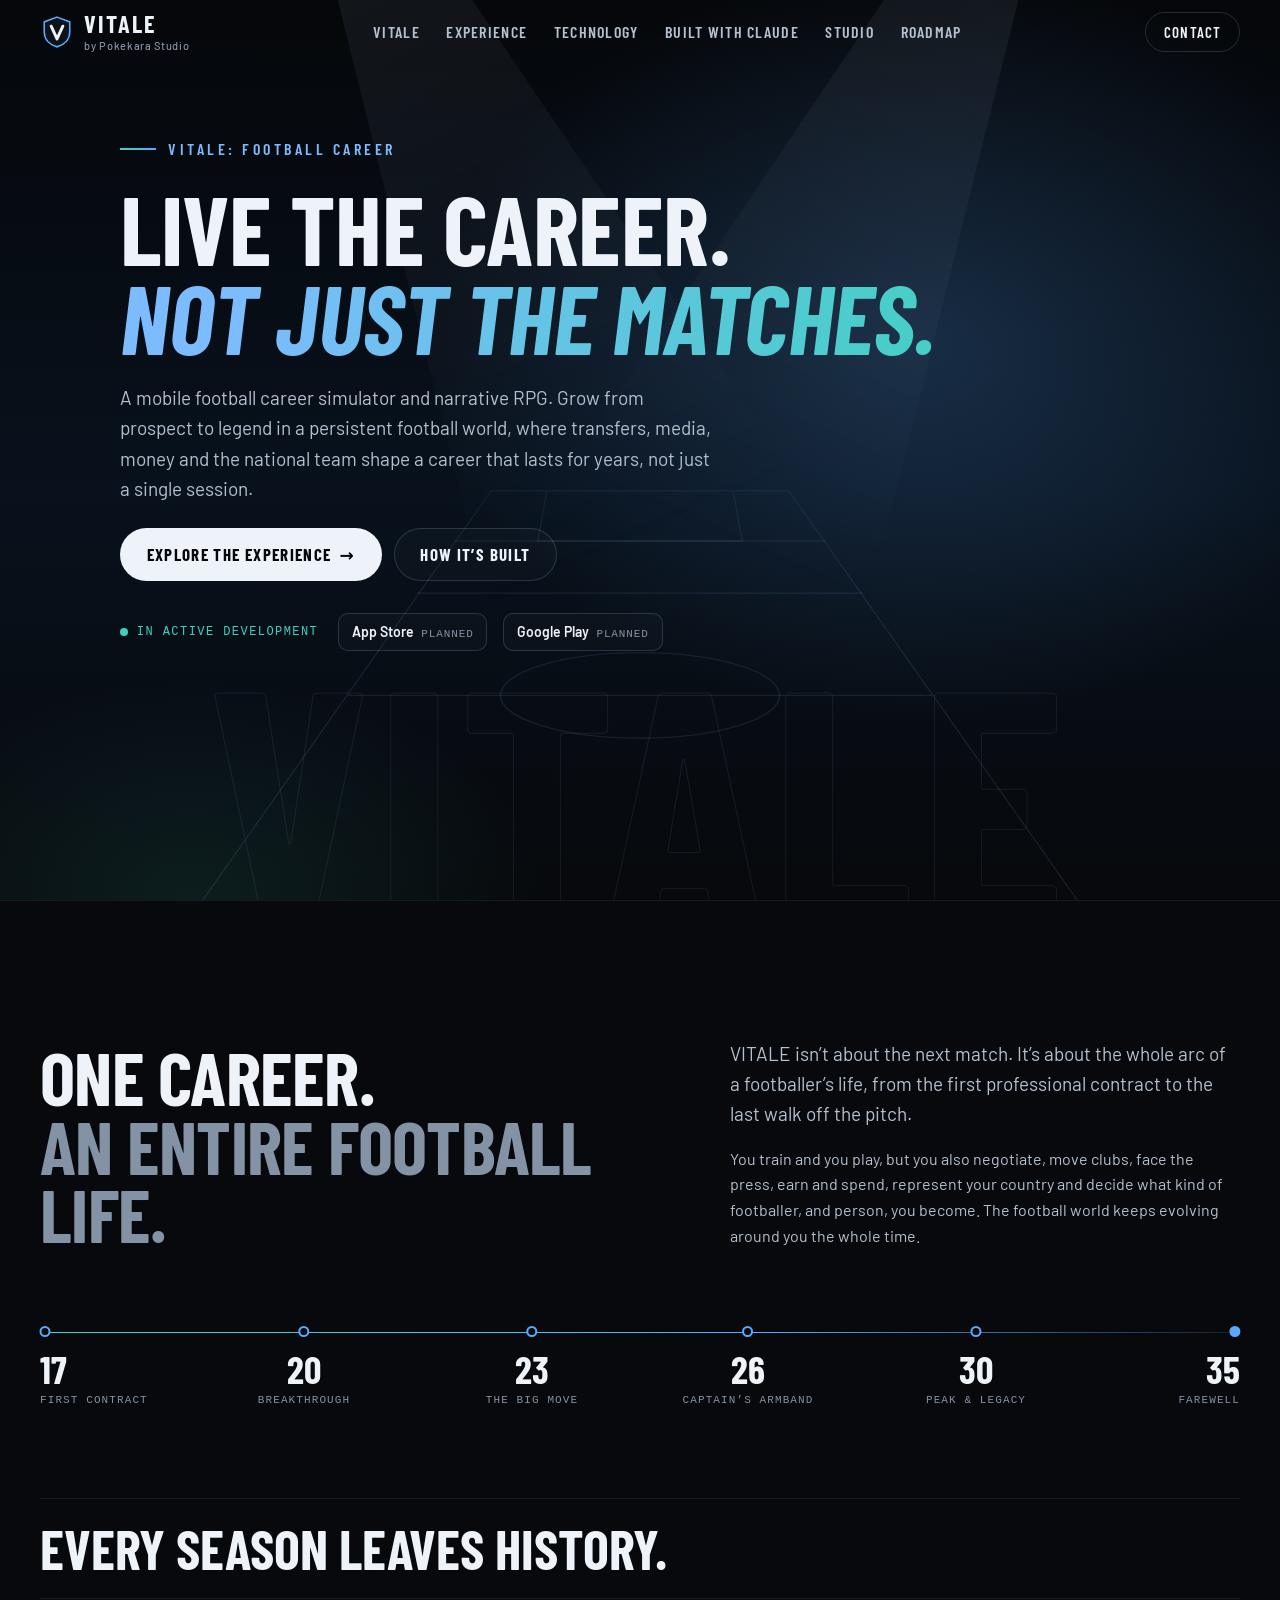
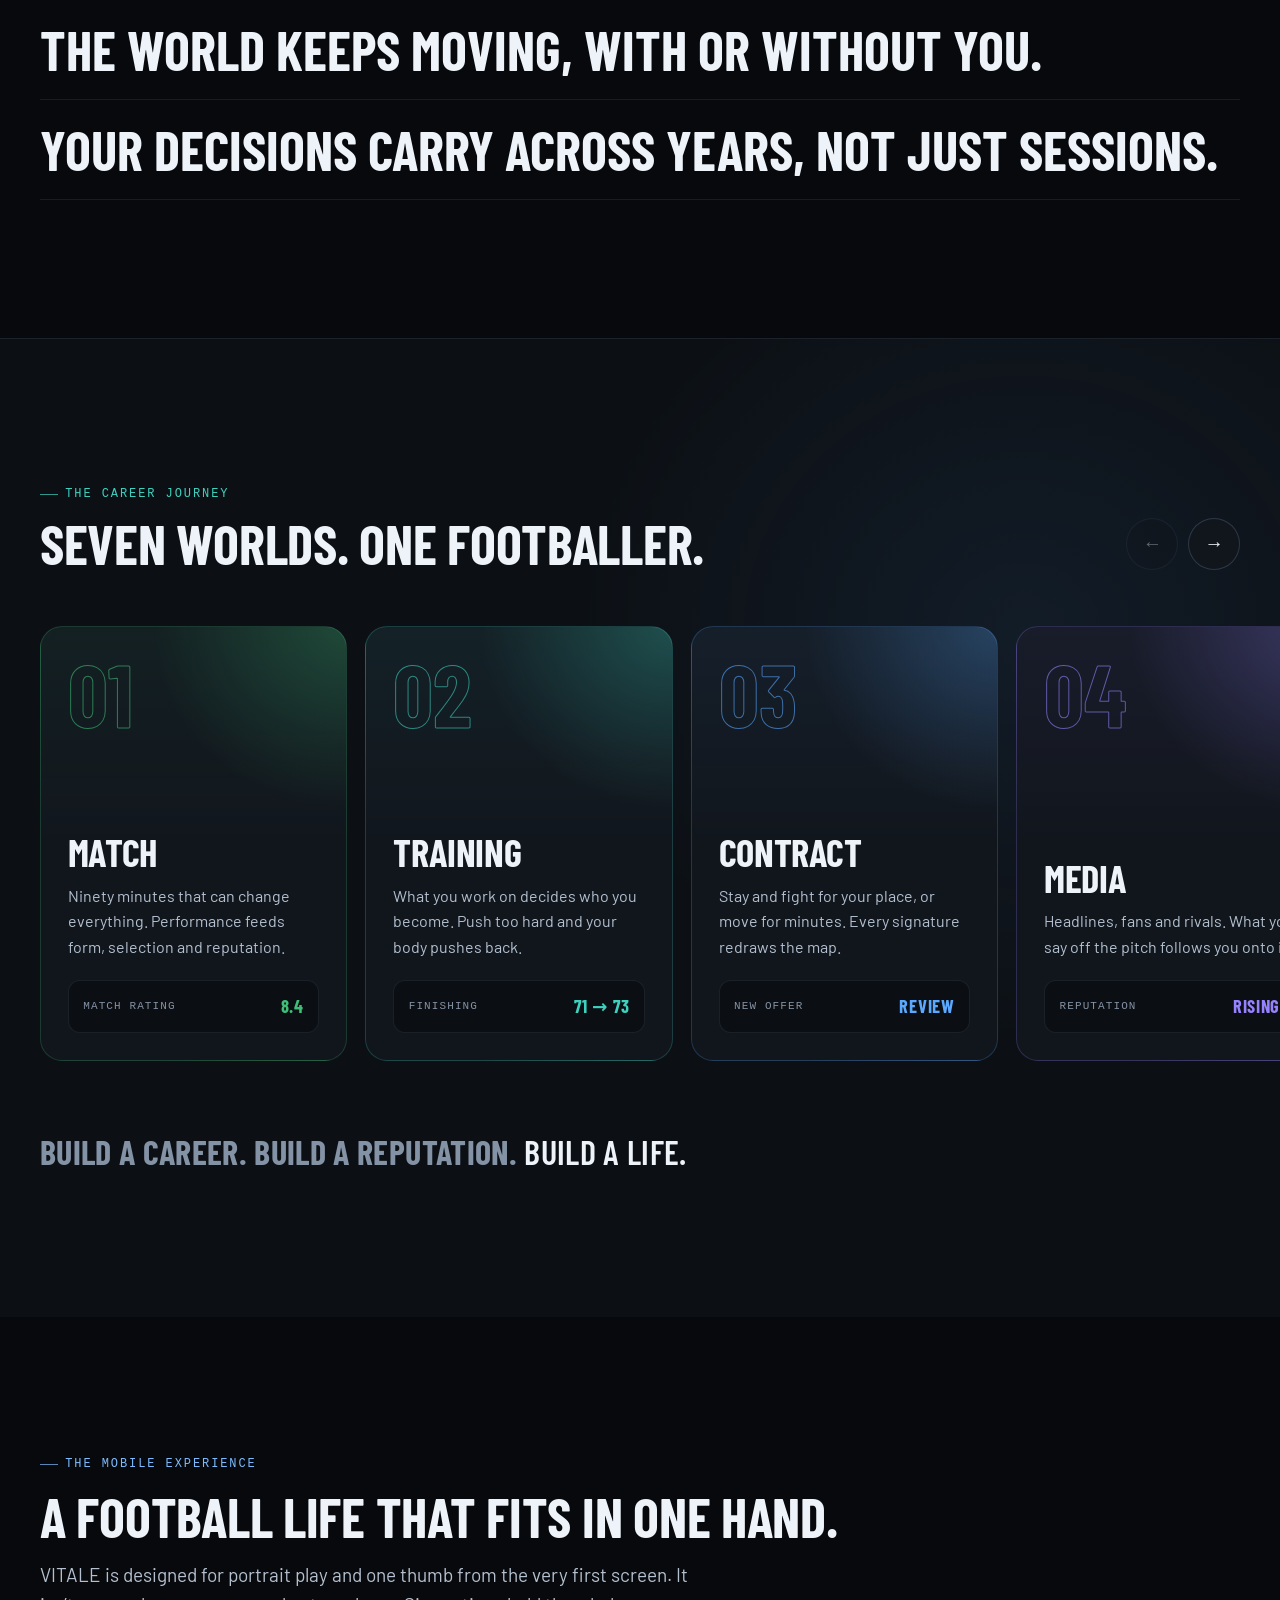
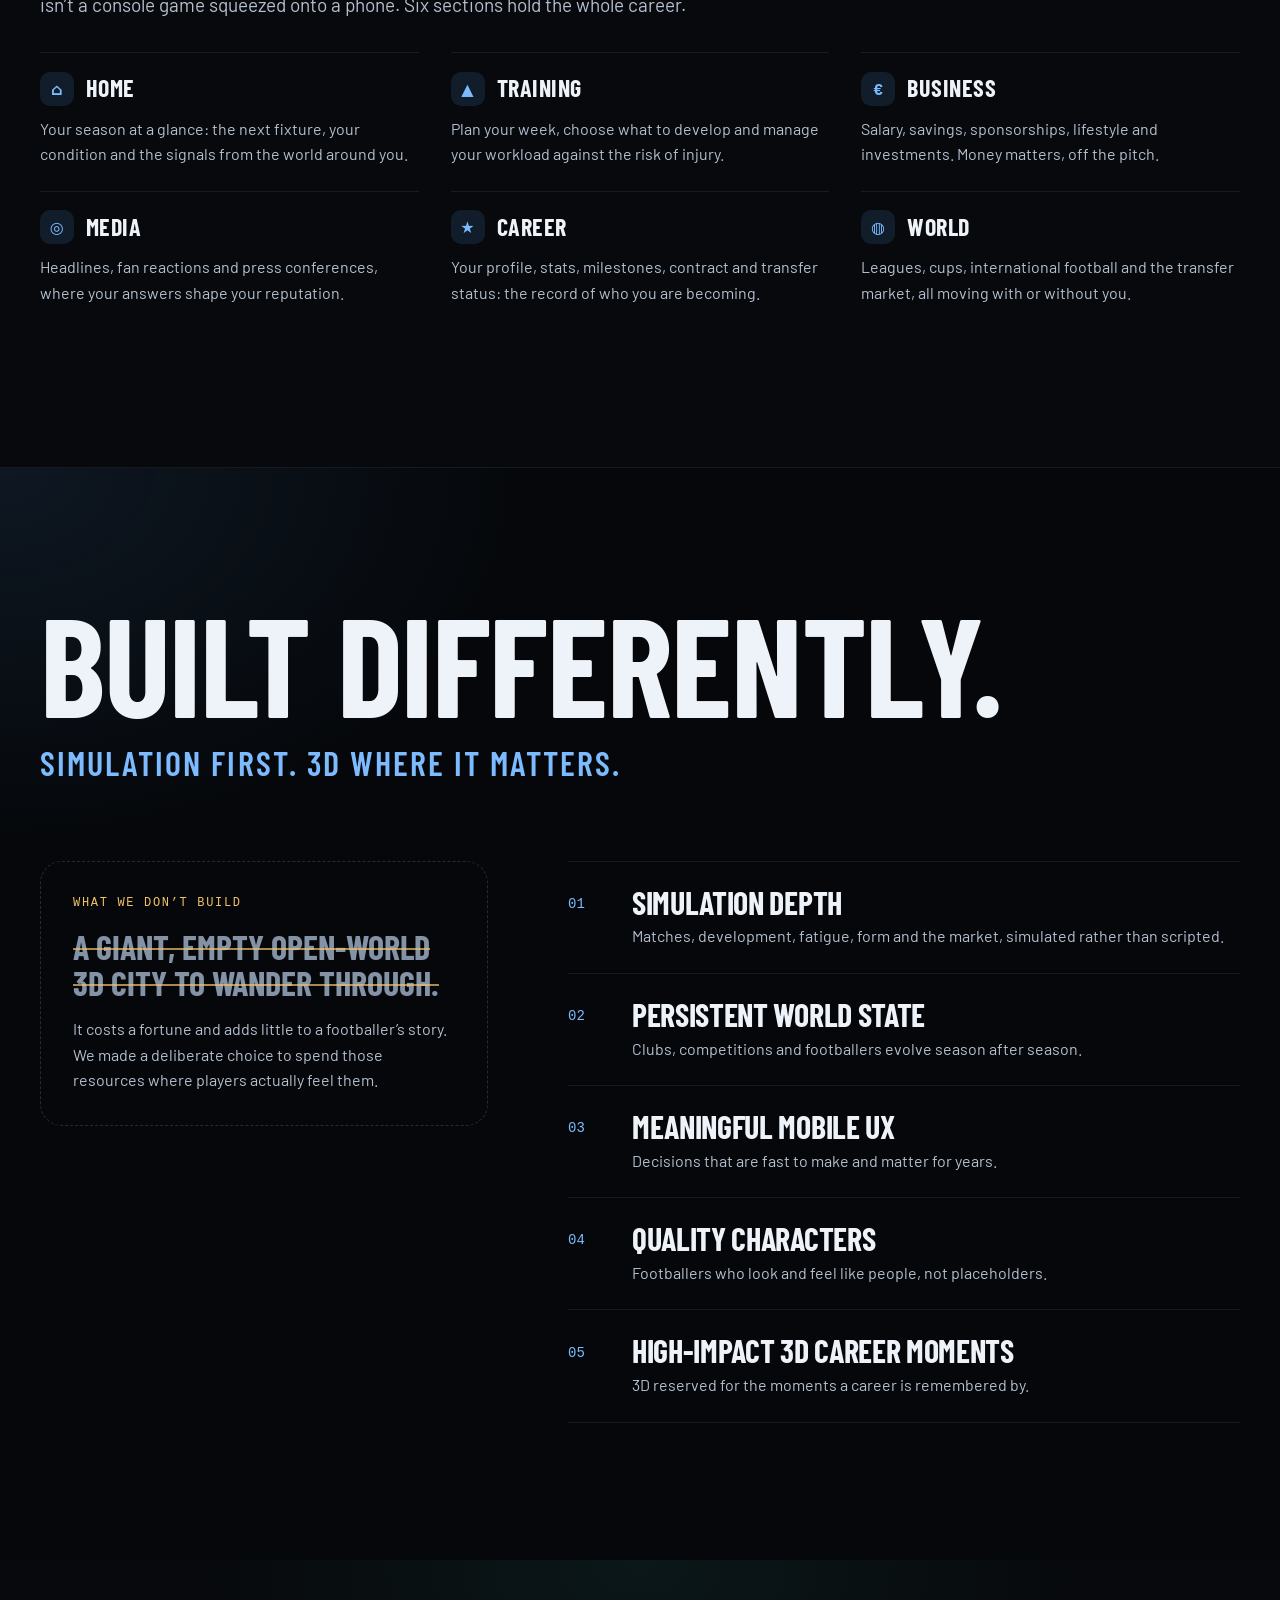
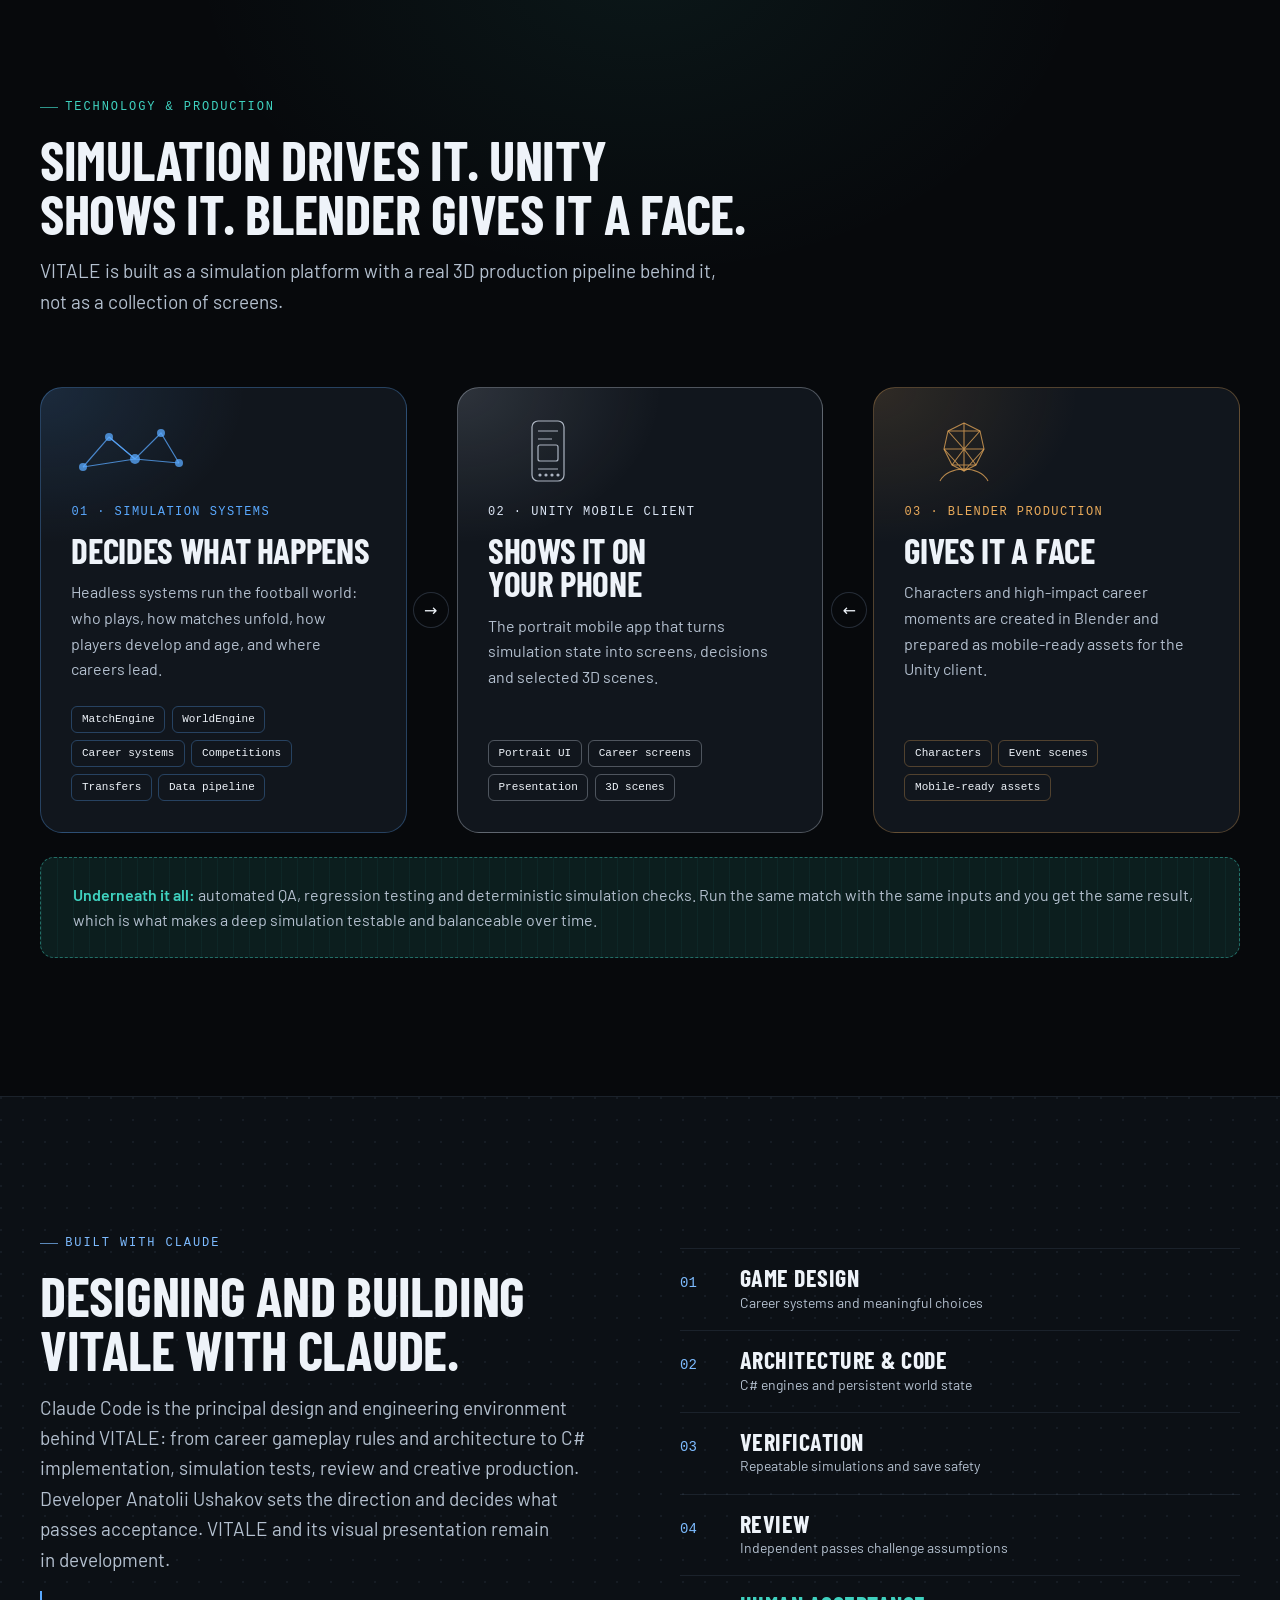
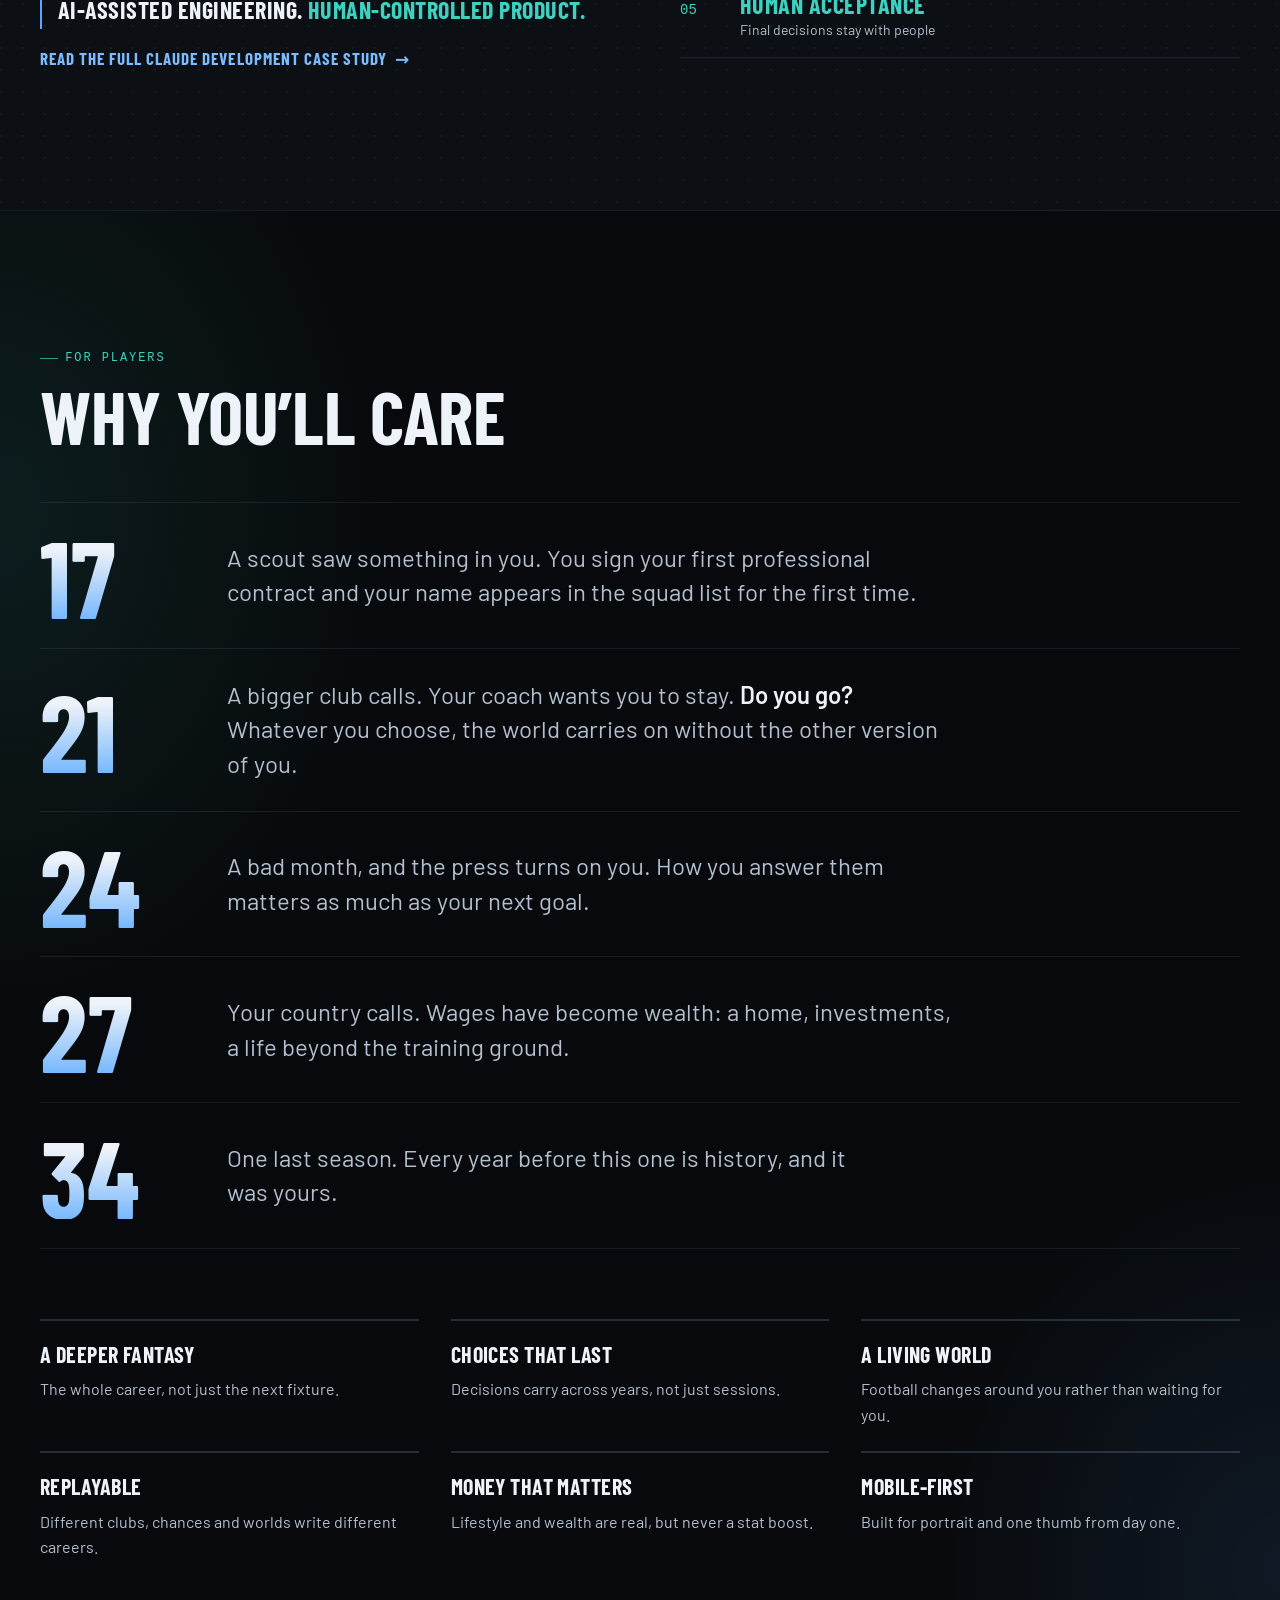
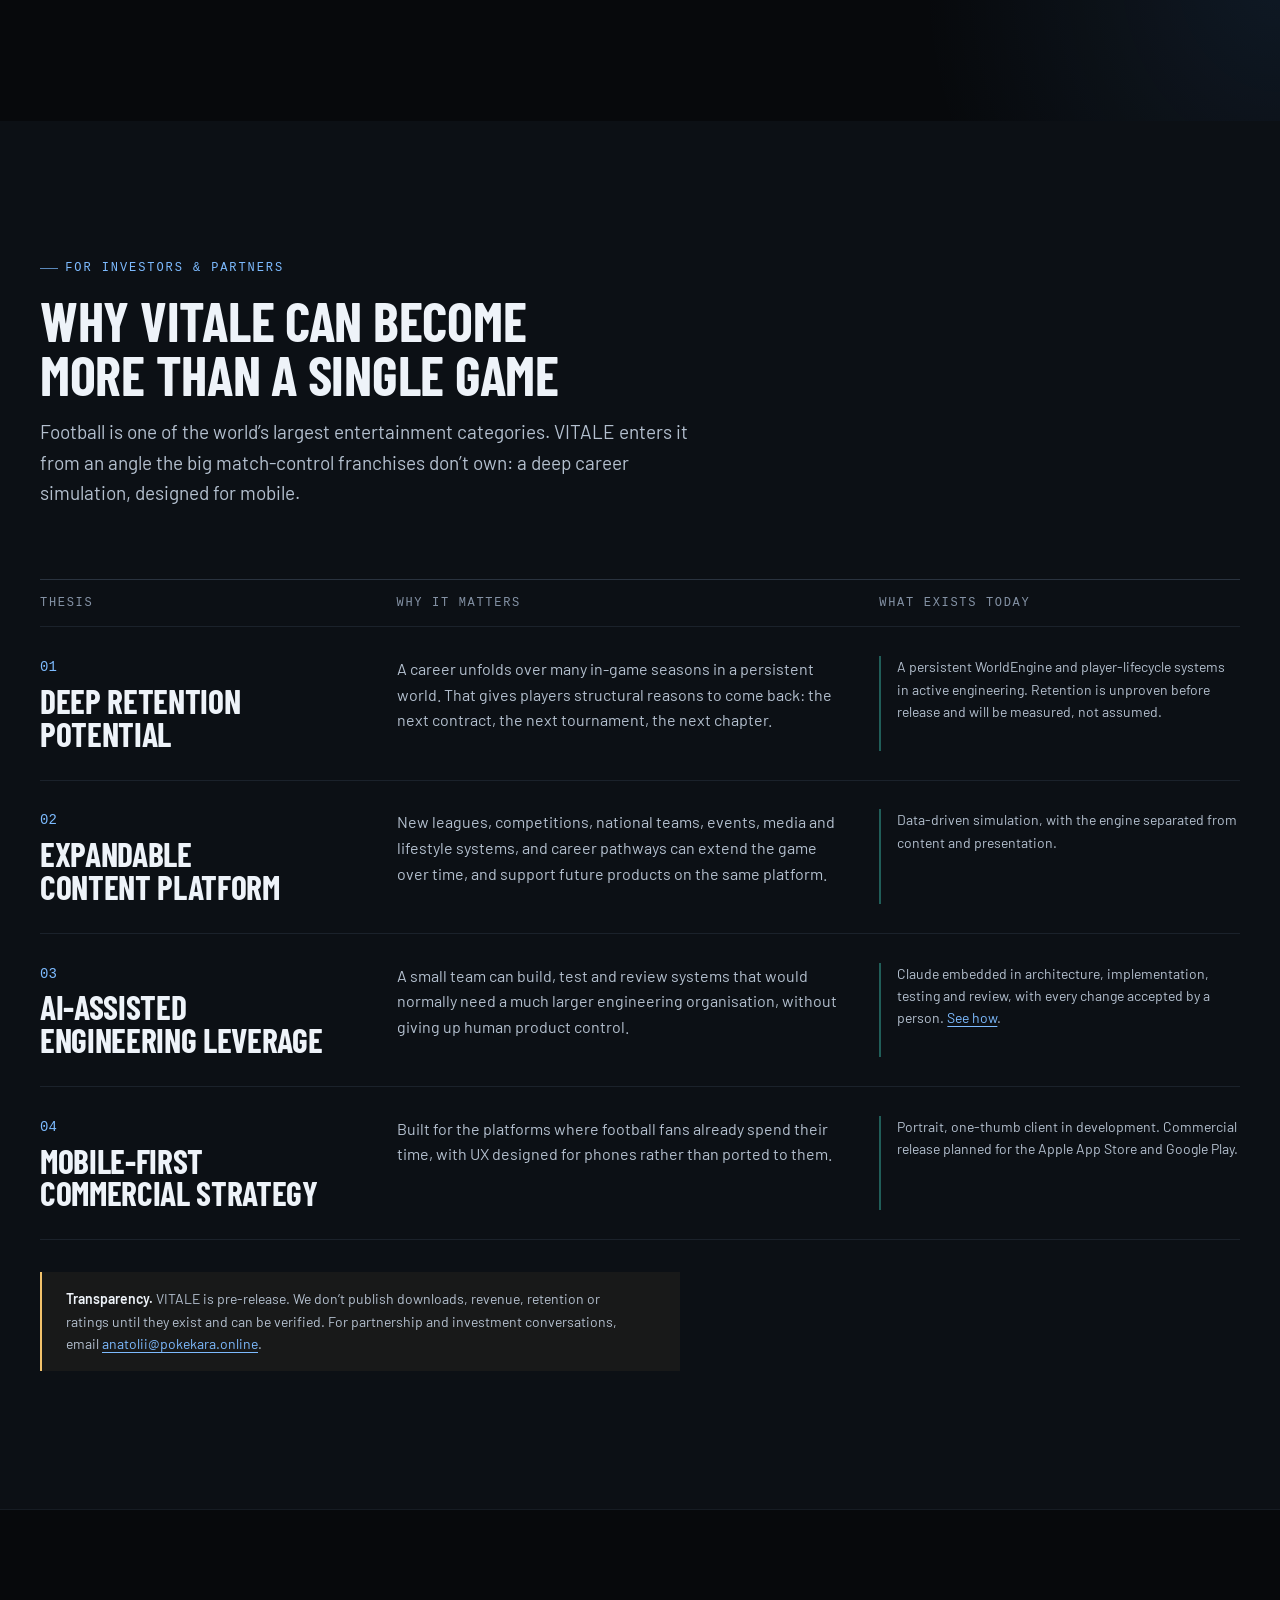
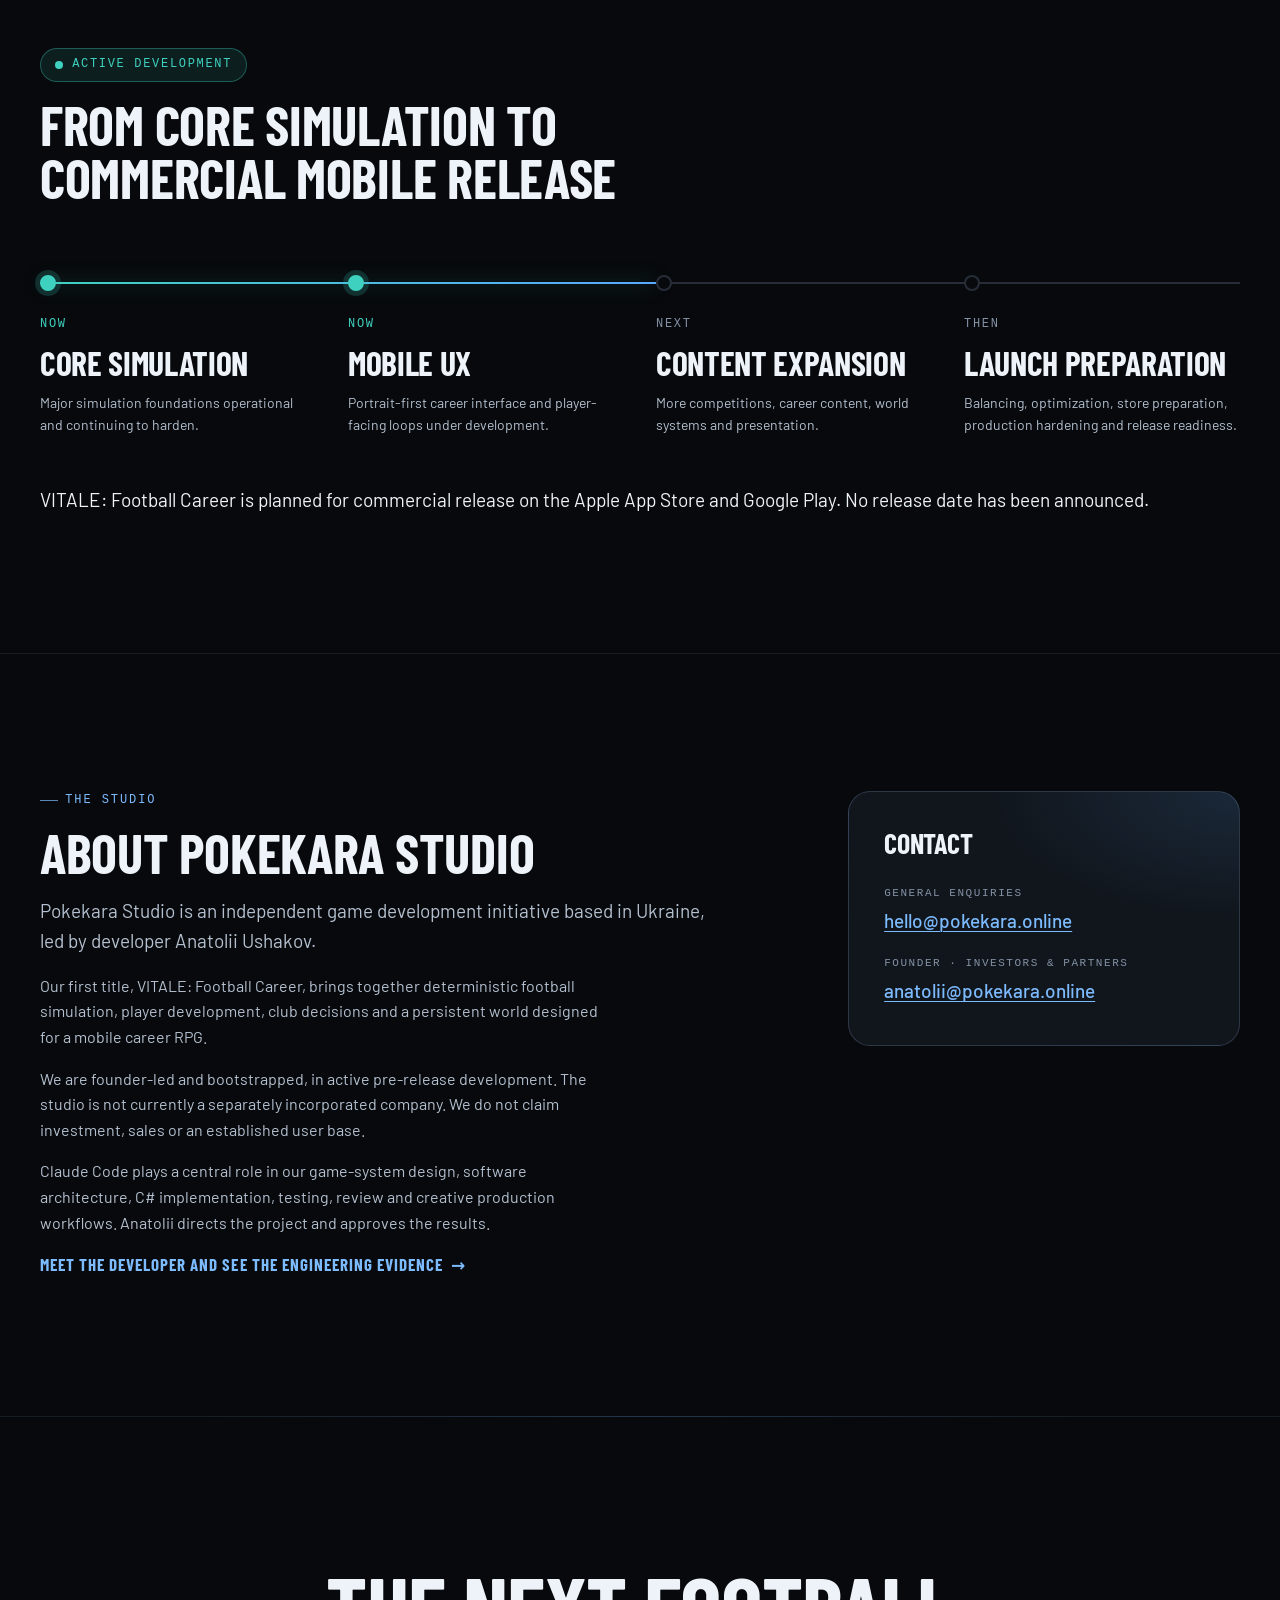
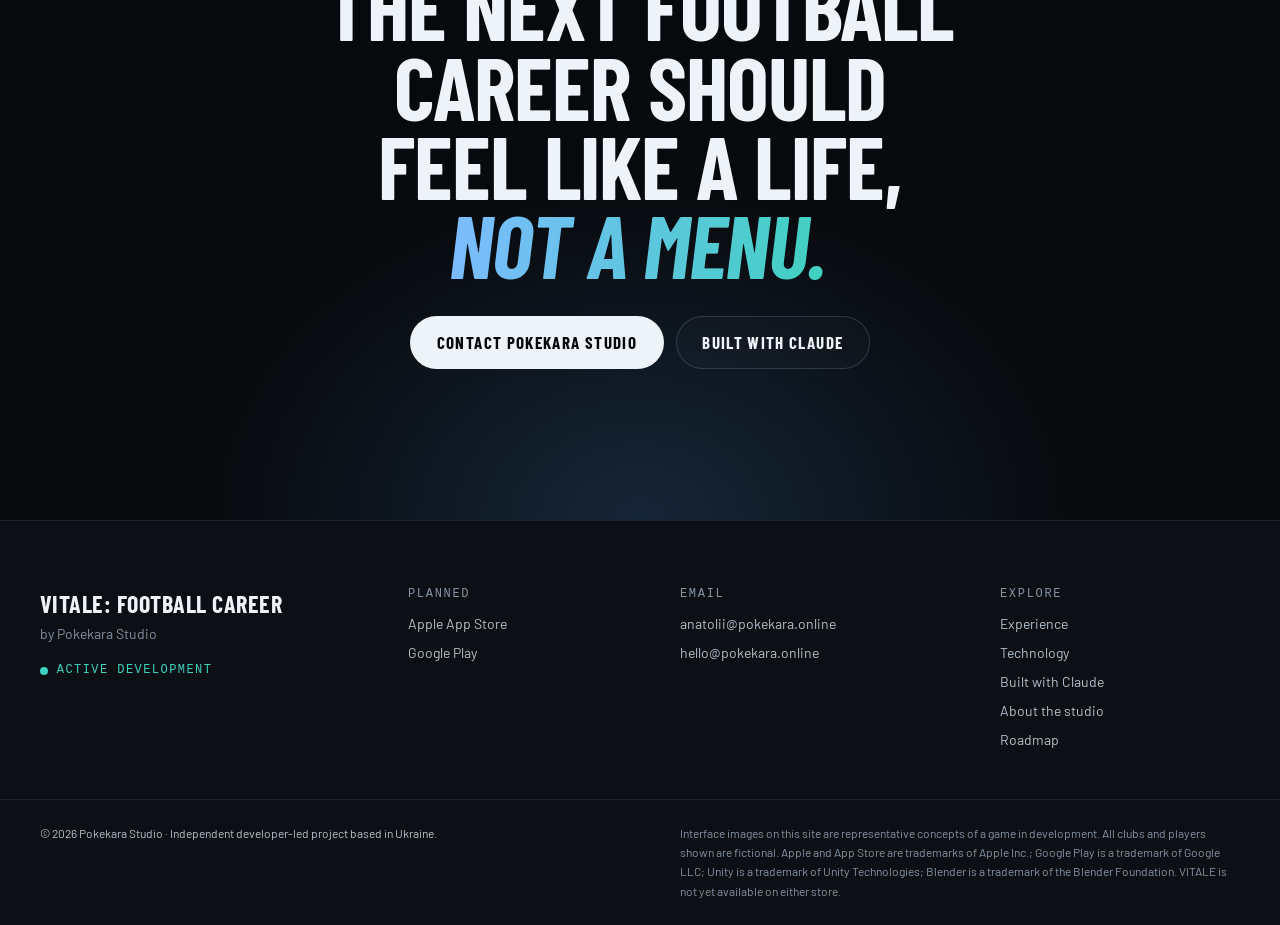
<file: index.html>
<!doctype html>
<html lang="en">
<head>
  <meta charset="utf-8">
  <meta name="viewport" content="width=device-width, initial-scale=1">
  <title>VITALE: Football Career — Live the career, not just the matches | Pokekara Studio</title>
  <meta name="description" content="VITALE: Football Career is a mobile football career RPG from Pokekara Studio. Live a whole football life in a persistent world, with transfers, media, money and national teams. In active development for iOS and Android.">
  <link rel="canonical" href="https://pokekara.online/">
  <meta name="theme-color" content="#07090c">
  <meta name="color-scheme" content="dark">

  <meta property="og:type" content="website">
  <meta property="og:site_name" content="Pokekara Studio">
  <meta property="og:title" content="VITALE: Football Career — Live the career. Not just the matches.">
  <meta property="og:description" content="A mobile football career RPG set in a persistent football world. In active development. Planned for the App Store and Google Play.">
  <meta property="og:url" content="https://pokekara.online/">
  <meta property="og:image" content="https://pokekara.online/assets/img/og-image.png">
  <meta property="og:image:width" content="1200">
  <meta property="og:image:height" content="630">
  <meta property="og:image:alt" content="VITALE: Football Career, by Pokekara Studio. Live the career. Not just the matches.">
  <meta name="twitter:card" content="summary_large_image">
  <meta name="twitter:title" content="VITALE: Football Career — Live the career. Not just the matches.">
  <meta name="twitter:description" content="A mobile football career RPG set in a persistent football world. In active development. Planned for the App Store and Google Play.">
  <meta name="twitter:image" content="https://pokekara.online/assets/img/og-image.png">

  <link rel="icon" href="favicon.svg" type="image/svg+xml">
  <link rel="preconnect" href="https://fonts.googleapis.com">
  <link rel="preconnect" href="https://fonts.gstatic.com" crossorigin>
  <link rel="stylesheet" href="https://fonts.googleapis.com/css2?family=Barlow+Condensed:ital,wght@0,600;0,700;1,700&family=Barlow:wght@400;500;600&display=swap">
  <link rel="stylesheet" href="assets/css/tokens.css">
  <link rel="stylesheet" href="assets/css/base.css">
  <link rel="stylesheet" href="assets/css/components.css">
  <link rel="stylesheet" href="assets/css/home.css">
  <link rel="stylesheet" href="assets/css/responsive.css">
  <script>document.documentElement.classList.add("js");</script>
  <script src="assets/js/main.js" defer></script>

  <script type="application/ld+json">
  {
    "@context": "https://schema.org",
    "@graph": [
      {
        "@type": "Organization",
        "name": "Pokekara Studio",
        "description": "Independent Ukraine-based game development initiative, led by Anatolii Ushakov.",
        "founder": { "@type": "Person", "name": "Anatolii Ushakov" },
        "location": { "@type": "Place", "name": "Ukraine" },
        "url": "https://pokekara.online/",
        "logo": "https://pokekara.online/favicon.svg",
        "email": "hello@pokekara.online"
      },
      {
        "@type": "VideoGame",
        "name": "VITALE: Football Career",
        "description": "A mobile football career RPG set in a persistent football world. In active development.",
        "genre": ["Sports", "Role-playing", "Simulation"],
        "gamePlatform": ["iOS", "Android"],
        "author": { "@type": "Organization", "name": "Pokekara Studio" }
      }
    ]
  }
  </script>
</head>
<body id="top">
  <a class="skip-link" href="#main">Skip to content</a>

  <header class="site-header" data-header>
    <div class="container site-header__inner">
      <a class="brand" href="#top" aria-label="VITALE: Football Career by Pokekara Studio, back to top">
        <svg class="brand__mark" viewBox="0 0 64 64" aria-hidden="true"><path d="M32 4 56 13v19c0 14-10 24-24 28C18 56 8 46 8 32V13z" fill="#0e131a" stroke="#5aa9ff" stroke-width="3"/><path d="M21 21l11 24 11-24" fill="none" stroke="#eef3f9" stroke-width="5.5" stroke-linecap="round" stroke-linejoin="round"/></svg>
        <span class="brand__text">
          <span class="brand__name">VITALE</span>
          <span class="brand__by">by Pokekara Studio</span>
        </span>
      </a>

      <nav class="site-nav" id="site-nav" aria-label="Primary" data-nav>
        <ol class="site-nav__list" role="list">
          <li><a href="#vitale"><span class="site-nav__num" aria-hidden="true">01</span>VITALE</a></li>
          <li><a href="#experience"><span class="site-nav__num" aria-hidden="true">02</span>Experience</a></li>
          <li><a href="#technology"><span class="site-nav__num" aria-hidden="true">03</span>Technology</a></li>
          <li><a href="claude/"><span class="site-nav__num" aria-hidden="true">04</span>Built with Claude</a></li>
          <li><a href="#studio"><span class="site-nav__num" aria-hidden="true">05</span>Studio</a></li>
          <li><a href="#roadmap"><span class="site-nav__num" aria-hidden="true">06</span>Roadmap</a></li>
          <li class="site-nav__contact"><a href="#contact"><span class="site-nav__num" aria-hidden="true">07</span>Contact</a></li>
        </ol>
        <div class="site-nav__meta">
          <p><span class="pulse" aria-hidden="true"></span>In active development</p>
          <p>Planned for the App Store &amp; Google Play</p>
          <p><a href="mailto:hello@pokekara.online">hello@pokekara.online</a></p>
        </div>
      </nav>

      <div class="site-header__actions">
        <a class="header-cta" href="#contact">Contact</a>
        <button class="nav-toggle" type="button" aria-expanded="false" aria-controls="site-nav" data-nav-toggle>
          <span class="nav-toggle__bars" aria-hidden="true"></span>
          <span class="visually-hidden">Menu</span>
        </button>
      </div>
    </div>
  </header>

  <main id="main">

    <!-- ============ HERO ============ -->
    <section class="hero" aria-labelledby="hero-title">
      <div class="hero__stage" aria-hidden="true">
        <span class="hero__beam hero__beam--l"></span>
        <span class="hero__beam hero__beam--r"></span>
        <svg class="hero__pitch" viewBox="0 0 1600 600" preserveAspectRatio="xMidYMax slice">
          <g fill="none" stroke="currentColor" stroke-width="1.5">
            <path d="M330 600 L640 160 H960 L1270 600"/>
            <path d="M486 380 H1114"/>
            <ellipse cx="800" cy="380" rx="150" ry="46"/>
            <path d="M560 270 H1040 M600 214 H1000"/>
            <path d="M700 160 L690 214 H910 L900 160"/>
          </g>
        </svg>
        <span class="hero__word">VITALE</span>
      </div>

      <div class="container hero__inner">
        <div class="hero__copy">
          <p class="hero__eyebrow">VITALE: Football Career</p>
          <h1 class="hero__title" id="hero-title">Live the career. <span>Not just the matches.</span></h1>
          <p class="hero__lead">A mobile football career simulator and narrative RPG. Grow from prospect to legend in a persistent football world, where transfers, media, money and the national team shape a career that lasts for years, not just a single session.</p>

          <div class="btn-row">
            <a class="btn btn--primary" href="#experience">Explore the experience <span aria-hidden="true">→</span></a>
            <a class="btn btn--ghost" href="#technology">How it’s built</a>
          </div>

          <ul class="hero__status" role="list">
            <li class="hero__status-dev"><span class="pulse" aria-hidden="true"></span>In active development</li>
            <li><span class="store-pill">App Store <em>planned</em></span></li>
            <li><span class="store-pill">Google Play <em>planned</em></span></li>
          </ul>
        </div>
      </div>
    </section>

    <!-- ============ PRODUCT THESIS ============ -->
    <section class="thesis-sec" id="vitale" aria-labelledby="vitale-title">
      <div class="container">
        <div class="thesis-sec__grid">
          <h2 class="thesis-sec__title reveal" id="vitale-title">One career.<br><span>An entire football life.</span></h2>
          <div class="thesis-sec__body reveal">
            <p class="lead">VITALE isn’t about the next match. It’s about the whole arc of a footballer’s life, from the first professional contract to the last walk off the pitch.</p>
            <p>You train and you play, but you also negotiate, move clubs, face the press, earn and spend, represent your country and decide what kind of footballer, and person, you become. The football world keeps evolving around you the whole time.</p>
          </div>
        </div>

        <div class="age-rule reveal" aria-hidden="true">
          <span style="--x:0%">17<small>First contract</small></span>
          <span style="--x:22%">20<small>Breakthrough</small></span>
          <span style="--x:41%">23<small>The big move</small></span>
          <span style="--x:59%">26<small>Captain’s armband</small></span>
          <span style="--x:78%">30<small>Peak &amp; legacy</small></span>
          <span style="--x:100%">35<small>Farewell</small></span>
        </div>
        <p class="visually-hidden">An example career might run from a first contract at 17 to a farewell at 35.</p>

        <ul class="pull-lines" role="list">
          <li class="reveal">Every season leaves history.</li>
          <li class="reveal">The world keeps moving, with or without you.</li>
          <li class="reveal">Your decisions carry across years, not just sessions.</li>
        </ul>
      </div>
    </section>

    <!-- ============ CAREER JOURNEY ============ -->
    <section class="journey" aria-labelledby="journey-title">
      <div class="container journey__head">
        <div class="reveal">
          <p class="eyebrow eyebrow--teal">The career journey</p>
          <h2 class="h2" id="journey-title">Seven worlds. One footballer.</h2>
        </div>
        <div class="journey__controls" data-strip-controls hidden>
          <button type="button" class="round-btn" data-strip-prev aria-label="Previous chapter"><span aria-hidden="true">←</span></button>
          <button type="button" class="round-btn" data-strip-next aria-label="Next chapter"><span aria-hidden="true">→</span></button>
        </div>
      </div>

      <div class="strip" tabindex="0" role="region" aria-label="Career journey chapters, scrolls horizontally" data-strip>
        <ol class="strip__track" role="list">
          <li class="chapter chapter--match">
            <span class="chapter__num">01</span>
            <h3>Match</h3>
            <p>Ninety minutes that can change everything. Performance feeds form, selection and reputation.</p>
            <p class="chapter__ui"><span>Match rating</span><b>8.4</b></p>
          </li>
          <li class="chapter chapter--training">
            <span class="chapter__num">02</span>
            <h3>Training</h3>
            <p>What you work on decides who you become. Push too hard and your body pushes back.</p>
            <p class="chapter__ui"><span>Finishing</span><b>71 → 73</b></p>
          </li>
          <li class="chapter chapter--contract">
            <span class="chapter__num">03</span>
            <h3>Contract</h3>
            <p>Stay and fight for your place, or move for minutes. Every signature redraws the map.</p>
            <p class="chapter__ui"><span>New offer</span><b>Review</b></p>
          </li>
          <li class="chapter chapter--media">
            <span class="chapter__num">04</span>
            <h3>Media</h3>
            <p>Headlines, fans and rivals. What you say off the pitch follows you onto it.</p>
            <p class="chapter__ui"><span>Reputation</span><b>Rising</b></p>
          </li>
          <li class="chapter chapter--money">
            <span class="chapter__num">05</span>
            <h3>Money</h3>
            <p>Your salary becomes real wealth: a lifestyle, investments, choices. It never buys you a better rating.</p>
            <p class="chapter__ui"><span>Balance</span><b>€412,800</b></p>
          </li>
          <li class="chapter chapter--nation">
            <span class="chapter__num">06</span>
            <h3>National Team</h3>
            <p>The call-up you’ve waited years for, and the international tournaments that come with it.</p>
            <p class="chapter__ui"><span>Squad</span><b>Called up</b></p>
          </li>
          <li class="chapter chapter--legacy">
            <span class="chapter__num">07</span>
            <h3>Legacy</h3>
            <p>Trophies, records, loyalties. When it ends, what will they say about you?</p>
            <p class="chapter__ui"><span>Career</span><b>Your story</b></p>
          </li>
        </ol>
      </div>
      <p class="container journey__foot">Build a career. Build a reputation. <strong>Build a life.</strong></p>
    </section>

    <!-- ============ MOBILE EXPERIENCE ============ -->
    <section class="section experience" id="experience" aria-labelledby="experience-title">
      <div class="container experience__grid">

        <div class="experience__copy">
          <header class="reveal">
            <p class="eyebrow">The mobile experience</p>
            <h2 class="h2" id="experience-title">A football life that fits in one hand.</h2>
            <p class="lead">VITALE is designed for portrait play and one thumb from the very first screen. It isn’t a console game squeezed onto a phone. Six sections hold the whole career.</p>
          </header>

          <dl class="tabs-explained reveal">
            <div><dt><span class="tx-ico">⌂</span>Home</dt><dd>Your season at a glance: the next fixture, your condition and the signals from the world around you.</dd></div>
            <div><dt><span class="tx-ico">▲</span>Training</dt><dd>Plan your week, choose what to develop and manage your workload against the risk of injury.</dd></div>
            <div><dt><span class="tx-ico">€</span>Business</dt><dd>Salary, savings, sponsorships, lifestyle and investments. Money matters, off the pitch.</dd></div>
            <div><dt><span class="tx-ico">◎</span>Media</dt><dd>Headlines, fan reactions and press conferences, where your answers shape your reputation.</dd></div>
            <div><dt><span class="tx-ico">★</span>Career</dt><dd>Your profile, stats, milestones, contract and transfer status: the record of who you are becoming.</dd></div>
            <div><dt><span class="tx-ico">◍</span>World</dt><dd>Leagues, cups, international football and the transfer market, all moving with or without you.</dd></div>
          </dl>
        </div>
      </div>
    </section>

    <!-- ============ BUILT DIFFERENTLY ============ -->
    <section class="different" aria-labelledby="different-title">
      <div class="container">
        <header class="different__head reveal">
          <h2 class="different__title" id="different-title">Built differently.</h2>
          <p class="different__sub">Simulation first. 3D where it matters.</p>
        </header>

        <div class="different__grid">
          <div class="different__not reveal">
            <p class="different__label">What we don’t build</p>
            <p class="different__strike">A giant, empty open-world 3D city to wander through.</p>
            <p>It costs a fortune and adds little to a footballer’s story. We made a deliberate choice to spend those resources where players actually feel them.</p>
          </div>

          <ol class="invest reveal" role="list" aria-label="Where VITALE invests">
            <li><span>01</span><div><h3>Simulation depth</h3><p>Matches, development, fatigue, form and the market, simulated rather than scripted.</p></div></li>
            <li><span>02</span><div><h3>Persistent world state</h3><p>Clubs, competitions and footballers evolve season after season.</p></div></li>
            <li><span>03</span><div><h3>Meaningful mobile UX</h3><p>Decisions that are fast to make and matter for years.</p></div></li>
            <li><span>04</span><div><h3>Quality characters</h3><p>Footballers who look and feel like people, not placeholders.</p></div></li>
            <li><span>05</span><div><h3>High-impact 3D career moments</h3><p>3D reserved for the moments a career is remembered by.</p></div></li>
          </ol>
        </div>
      </div>
    </section>

    <!-- ============ TECHNOLOGY + PRODUCTION ============ -->
    <section class="section tech" id="technology" aria-labelledby="tech-title">
      <div class="container">
        <header class="section-head reveal">
          <p class="eyebrow eyebrow--teal">Technology &amp; production</p>
          <h2 class="h2" id="tech-title">Simulation drives it. Unity shows it. Blender gives it a face.</h2>
          <p class="lead">VITALE is built as a simulation platform with a real 3D production pipeline behind it, not as a collection of screens.</p>
        </header>

        <ol class="pipe reveal" role="list" aria-label="VITALE production pipeline">
          <li class="pipe__stage pipe__stage--sim">
            <svg class="pipe__art" viewBox="0 0 120 64" aria-hidden="true"><g fill="none" stroke="currentColor" stroke-width="1.2"><path d="M12 48 38 18l26 22 26-26 18 30"/><path d="M38 18 64 40 108 44M12 48l52-8"/></g><g fill="currentColor"><circle cx="12" cy="48" r="4"/><circle cx="38" cy="18" r="4"/><circle cx="64" cy="40" r="5"/><circle cx="90" cy="14" r="4"/><circle cx="108" cy="44" r="4"/></g></svg>
            <p class="pipe__step">01 · Simulation systems</p>
            <h3>Decides what happens</h3>
            <p>Headless systems run the football world: who plays, how matches unfold, how players develop and age, and where careers lead.</p>
            <ul class="pipe__chips" role="list">
              <li>MatchEngine</li><li>WorldEngine</li><li>Career systems</li><li>Competitions</li><li>Transfers</li><li>Data pipeline</li>
            </ul>
          </li>
          <li class="pipe__stage pipe__stage--unity">
            <svg class="pipe__art" viewBox="0 0 120 64" aria-hidden="true"><g fill="none" stroke="currentColor" stroke-width="1.2"><rect x="44" y="2" width="32" height="60" rx="6"/><path d="M50 12h20M50 20h14M50 50h20"/><rect x="50" y="26" width="20" height="16" rx="2"/></g><g fill="currentColor"><circle cx="52" cy="56" r="1.6"/><circle cx="58" cy="56" r="1.6"/><circle cx="64" cy="56" r="1.6"/><circle cx="70" cy="56" r="1.6"/></g></svg>
            <p class="pipe__step">02 · Unity mobile client</p>
            <h3>Shows it on your phone</h3>
            <p>The portrait mobile app that turns simulation state into screens, decisions and selected 3D scenes.</p>
            <ul class="pipe__chips" role="list">
              <li>Portrait UI</li><li>Career screens</li><li>Presentation</li><li>3D scenes</li>
            </ul>
          </li>
          <li class="pipe__stage pipe__stage--blender">
            <svg class="pipe__art" viewBox="0 0 120 64" aria-hidden="true"><g fill="none" stroke="currentColor" stroke-width="1.1" stroke-linejoin="round"><path d="M60 4 76 12 80 30 72 46 60 52 48 46 40 30 44 12z"/><path d="M60 4 60 52M44 12 76 12M40 30h40M48 46h24M44 12 60 30 76 12M40 30 60 52 80 30M48 46 60 30 72 46"/><path d="M36 62c4-8 14-12 24-12s20 4 24 12"/></g></svg>
            <p class="pipe__step">03 · Blender production</p>
            <h3>Gives it a face</h3>
            <p>Characters and high-impact career moments are created in Blender and prepared as mobile-ready assets for the Unity client.</p>
            <ul class="pipe__chips" role="list">
              <li>Characters</li><li>Event scenes</li><li>Mobile-ready assets</li>
            </ul>
          </li>
        </ol>

        <div class="pipe-qa reveal">
          <p><strong>Underneath it all:</strong> automated QA, regression testing and deterministic simulation checks. Run the same match with the same inputs and you get the same result, which is what makes a deep simulation testable and balanceable over time.</p>
        </div>
      </div>
    </section>

    <!-- ============ CLAUDE ============ -->
    <section class="section claude-band" id="claude" aria-labelledby="claude-title">
      <div class="container claude-band__grid">
        <header class="reveal">
          <p class="eyebrow">Built with Claude</p>
          <h2 class="h2" id="claude-title">Designing and building VITALE with Claude.</h2>
          <p class="lead">Claude Code is the principal design and engineering environment behind VITALE: from career gameplay rules and architecture to C# implementation, simulation tests, review and creative production. Developer Anatolii Ushakov sets the direction and decides what passes acceptance. VITALE and its visual presentation remain in development.</p>
          <p class="principle">AI-assisted engineering. <span>Human-controlled product.</span></p>
          <a class="text-link" href="claude/">Read the full Claude development case study <span aria-hidden="true">→</span></a>
        </header>

        <ol class="steps reveal" role="list">
          <li><span>01</span><b>Game design</b><small>Career systems and meaningful choices</small></li>
          <li><span>02</span><b>Architecture &amp; code</b><small>C# engines and persistent world state</small></li>
          <li><span>03</span><b>Verification</b><small>Repeatable simulations and save safety</small></li>
          <li><span>04</span><b>Review</b><small>Independent passes challenge assumptions</small></li>
          <li class="is-human"><span>05</span><b>Human acceptance</b><small>Final decisions stay with people</small></li>
        </ol>
      </div>
    </section>

    <!-- ============ FOR PLAYERS ============ -->
    <section class="players" id="players" aria-labelledby="players-title">
      <div class="container">
        <header class="players__head reveal">
          <p class="eyebrow eyebrow--teal">For players</p>
          <h2 class="h2" id="players-title">Why you’ll care</h2>
        </header>

        <ol class="life" role="list">
          <li class="reveal"><span class="life__age">17</span><p>A scout saw something in you. You sign your first professional contract and your name appears in the squad list for the first time.</p></li>
          <li class="reveal"><span class="life__age">21</span><p>A bigger club calls. Your coach wants you to stay. <strong>Do you go?</strong> Whatever you choose, the world carries on without the other version of you.</p></li>
          <li class="reveal"><span class="life__age">24</span><p>A bad month, and the press turns on you. How you answer them matters as much as your next goal.</p></li>
          <li class="reveal"><span class="life__age">27</span><p>Your country calls. Wages have become wealth: a home, investments, a life beyond the training ground.</p></li>
          <li class="reveal"><span class="life__age">34</span><p>One last season. Every year before this one is history, and it was yours.</p></li>
        </ol>

        <ul class="promises reveal" role="list">
          <li><b>A deeper fantasy</b>The whole career, not just the next fixture.</li>
          <li><b>Choices that last</b>Decisions carry across years, not just sessions.</li>
          <li><b>A living world</b>Football changes around you rather than waiting for you.</li>
          <li><b>Replayable</b>Different clubs, chances and worlds write different careers.</li>
          <li><b>Money that matters</b>Lifestyle and wealth are real, but never a stat boost.</li>
          <li><b>Mobile-first</b>Built for portrait and one thumb from day one.</li>
        </ul>
      </div>
    </section>

    <!-- ============ FOR INVESTORS ============ -->
    <section class="section investors" id="investors" aria-labelledby="investors-title">
      <div class="container">
        <header class="section-head reveal">
          <p class="eyebrow">For investors &amp; partners</p>
          <h2 class="h2" id="investors-title">Why VITALE can become more than a single game</h2>
          <p class="lead">Football is one of the world’s largest entertainment categories. VITALE enters it from an angle the big match-control franchises don’t own: a deep career simulation, designed for mobile.</p>
        </header>

        <div class="theses reveal" role="table" aria-label="Investment theses">
          <div class="theses__row theses__row--head" role="row">
            <span role="columnheader">Thesis</span>
            <span role="columnheader">Why it matters</span>
            <span role="columnheader">What exists today</span>
          </div>
          <div class="theses__row" role="row">
            <div role="rowheader"><span class="theses__n">01</span><h3>Deep retention potential</h3></div>
            <p role="cell">A career unfolds over many in-game seasons in a persistent world. That gives players structural reasons to come back: the next contract, the next tournament, the next chapter.</p>
            <p role="cell">A persistent WorldEngine and player-lifecycle systems in active engineering. Retention is unproven before release and will be measured, not assumed.</p>
          </div>
          <div class="theses__row" role="row">
            <div role="rowheader"><span class="theses__n">02</span><h3>Expandable content platform</h3></div>
            <p role="cell">New leagues, competitions, national teams, events, media and lifestyle systems, and career pathways can extend the game over time, and support future products on the same platform.</p>
            <p role="cell">Data-driven simulation, with the engine separated from content and presentation.</p>
          </div>
          <div class="theses__row" role="row">
            <div role="rowheader"><span class="theses__n">03</span><h3>AI-assisted engineering leverage</h3></div>
            <p role="cell">A small team can build, test and review systems that would normally need a much larger engineering organisation, without giving up human product control.</p>
            <p role="cell">Claude embedded in architecture, implementation, testing and review, with every change accepted by a person. <a href="claude/">See how</a>.</p>
          </div>
          <div class="theses__row" role="row">
            <div role="rowheader"><span class="theses__n">04</span><h3>Mobile-first commercial strategy</h3></div>
            <p role="cell">Built for the platforms where football fans already spend their time, with UX designed for phones rather than ported to them.</p>
            <p role="cell">Portrait, one-thumb client in development. Commercial release planned for the Apple App Store and Google Play.</p>
          </div>
        </div>

        <p class="disclosure reveal"><strong>Transparency.</strong> VITALE is pre-release. We don’t publish downloads, revenue, retention or ratings until they exist and can be verified. For partnership and investment conversations, email <a href="mailto:anatolii@pokekara.online">anatolii@pokekara.online</a>.</p>
      </div>
    </section>

    <!-- ============ ROADMAP ============ -->
    <section class="section roadmap" id="roadmap" aria-labelledby="roadmap-title">
      <div class="container">
        <header class="section-head reveal">
          <p class="status-pill"><span class="pulse" aria-hidden="true"></span>Active development</p>
          <h2 class="h2" id="roadmap-title">From core simulation to commercial mobile release</h2>
        </header>

        <ol class="track reveal" role="list">
          <li class="track__stage is-active">
            <span class="track__state">Now</span>
            <h3>Core Simulation</h3>
            <p>Major simulation foundations operational and continuing to harden.</p>
          </li>
          <li class="track__stage is-active">
            <span class="track__state">Now</span>
            <h3>Mobile UX</h3>
            <p>Portrait-first career interface and player-facing loops under development.</p>
          </li>
          <li class="track__stage">
            <span class="track__state">Next</span>
            <h3>Content Expansion</h3>
            <p>More competitions, career content, world systems and presentation.</p>
          </li>
          <li class="track__stage">
            <span class="track__state">Then</span>
            <h3>Launch Preparation</h3>
            <p>Balancing, optimization, store preparation, production hardening and release readiness.</p>
          </li>
        </ol>

        <p class="roadmap__final reveal">VITALE: Football Career is planned for commercial release on the Apple App Store and Google Play. No release date has been announced.</p>
      </div>
    </section>

    <!-- ============ STUDIO ============ -->
    <section class="section studio" id="studio" aria-labelledby="studio-title">
      <div class="container studio__grid">
        <div class="studio__copy reveal">
          <p class="eyebrow">The studio</p>
          <h2 class="h2" id="studio-title">About Pokekara Studio</h2>
          <p class="lead">Pokekara Studio is an independent game development initiative based in Ukraine, led by developer Anatolii Ushakov.</p>
          <p>Our first title, VITALE: Football Career, brings together deterministic football simulation, player development, club decisions and a persistent world designed for a mobile career RPG.</p>
          <p>We are founder-led and bootstrapped, in active pre-release development. The studio is not currently a separately incorporated company. We do not claim investment, sales or an established user base.</p>
          <p>Claude Code plays a central role in our game-system design, software architecture, C# implementation, testing, review and creative production workflows. Anatolii directs the project and approves the results.</p>
          <p><a class="text-link" href="studio/">Meet the developer and see the engineering evidence <span aria-hidden="true">→</span></a></p>
        </div>

        <div class="contact-card reveal" id="contact">
          <h3>Contact</h3>
          <ul class="contact-list" role="list">
            <li>
              <p class="contact-list__label">General enquiries</p>
              <a href="mailto:hello@pokekara.online">hello@pokekara.online</a>
            </li>
            <li>
              <p class="contact-list__label">Founder · investors &amp; partners</p>
              <a href="mailto:anatolii@pokekara.online">anatolii@pokekara.online</a>
            </li>
          </ul>
        </div>
      </div>
    </section>

    <!-- ============ FINAL CTA ============ -->
    <section class="final-cta" aria-labelledby="final-title">
      <div class="container final-cta__inner reveal">
        <h2 class="final-cta__title" id="final-title">The next football career should feel like a life, <span>not a menu.</span></h2>
        <div class="btn-row btn-row--center">
          <a class="btn btn--primary" href="mailto:hello@pokekara.online">Contact Pokekara Studio</a>
          <a class="btn btn--ghost" href="claude/">Built with Claude</a>
        </div>
      </div>
    </section>
  </main>

  <footer class="site-footer">
    <div class="container site-footer__grid">
      <div>
        <p class="site-footer__brand">VITALE: Football Career</p>
        <p class="muted">by Pokekara Studio</p>
        <p class="site-footer__status"><span class="pulse" aria-hidden="true"></span>Active development</p>
      </div>
      <div>
        <p class="site-footer__label">Planned</p>
        <ul role="list">
          <li>Apple App Store</li>
          <li>Google Play</li>
        </ul>
      </div>
      <div>
        <p class="site-footer__label">Email</p>
        <ul role="list">
          <li><a href="mailto:anatolii@pokekara.online">anatolii@pokekara.online</a></li>
          <li><a href="mailto:hello@pokekara.online">hello@pokekara.online</a></li>
        </ul>
      </div>
      <div>
        <p class="site-footer__label">Explore</p>
        <ul role="list">
          <li><a href="#experience">Experience</a></li>
          <li><a href="#technology">Technology</a></li>
          <li><a href="claude/">Built with Claude</a></li>
          <li><a href="studio/">About the studio</a></li>
          <li><a href="#roadmap">Roadmap</a></li>
        </ul>
      </div>
    </div>
    <div class="container site-footer__base">
      <p>© 2026 Pokekara Studio · Independent developer-led project based in Ukraine.</p>
      <p class="muted">Interface images on this site are representative concepts of a game in development. All clubs and players shown are fictional. Apple and App Store are trademarks of Apple Inc.; Google Play is a trademark of Google LLC; Unity is a trademark of Unity Technologies; Blender is a trademark of the Blender Foundation. VITALE is not yet available on either store.</p>
    </div>
  </footer>
</body>
</html>
</file>
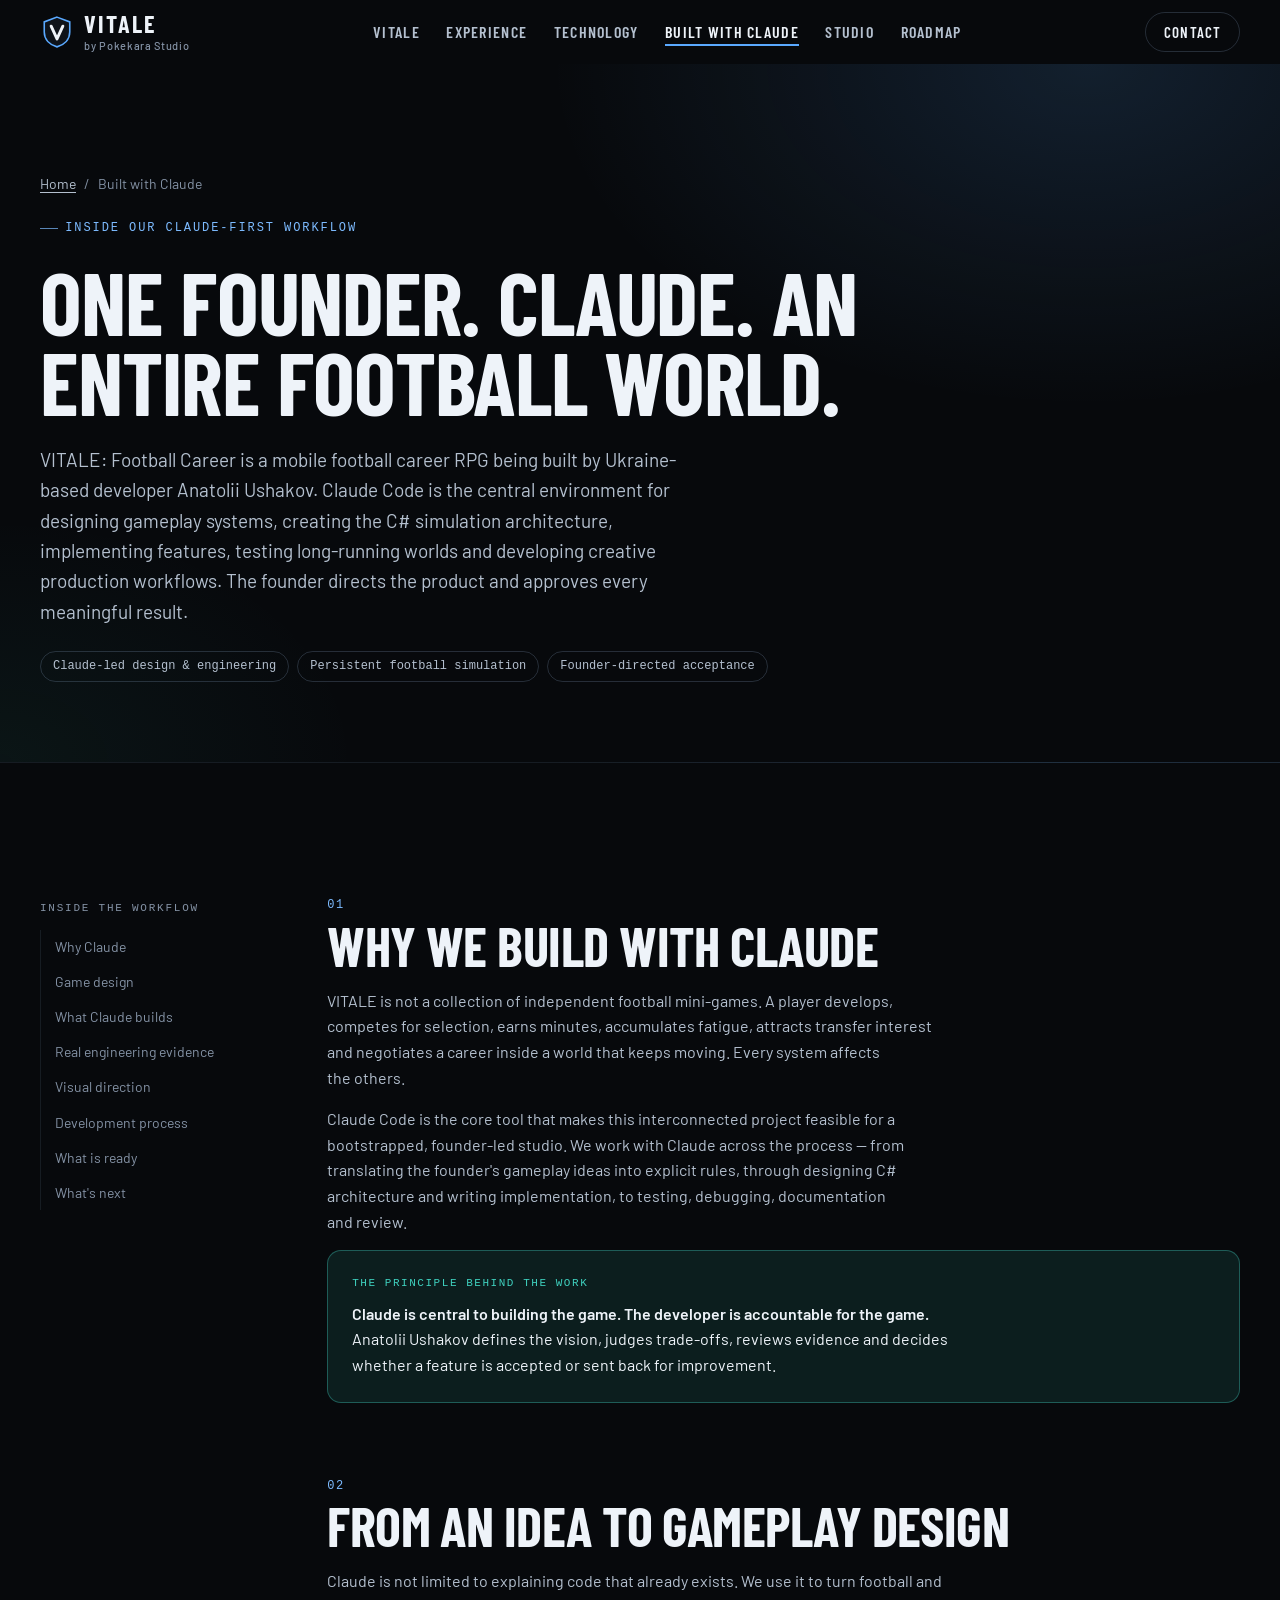
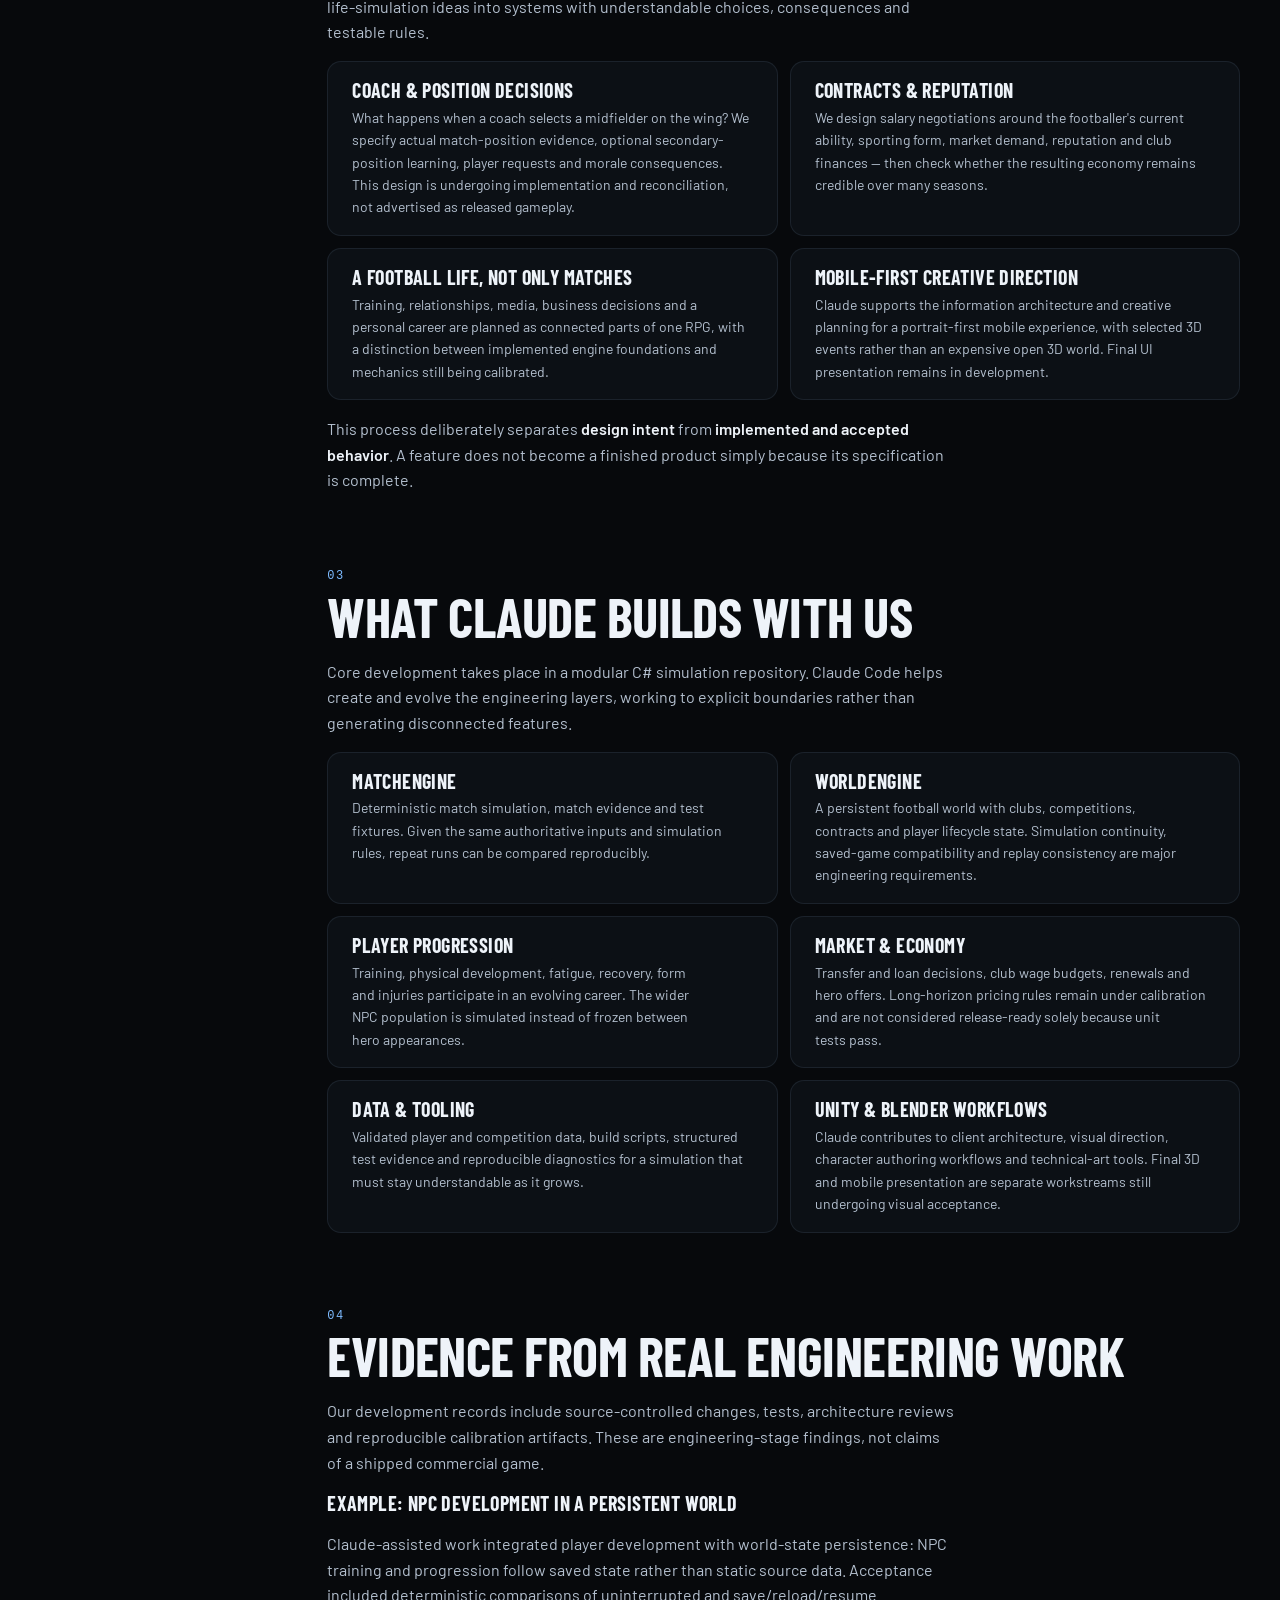
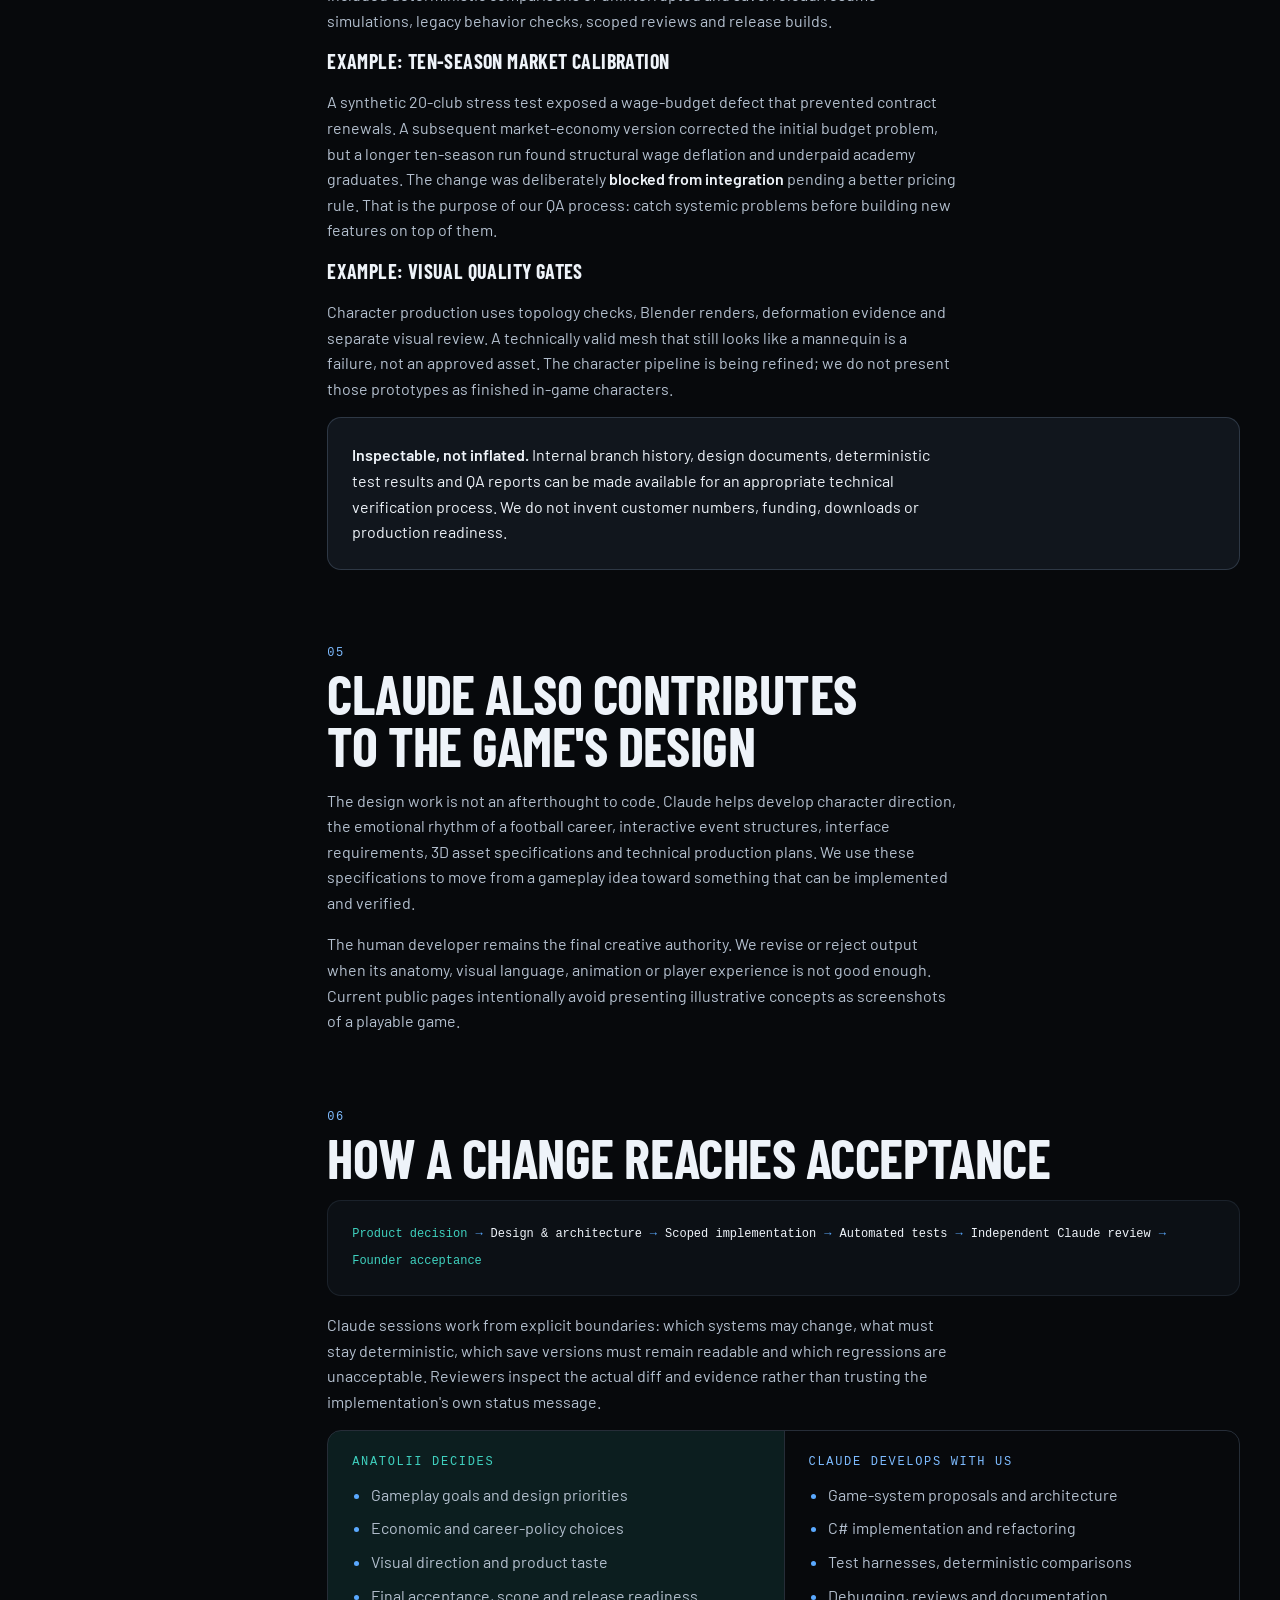
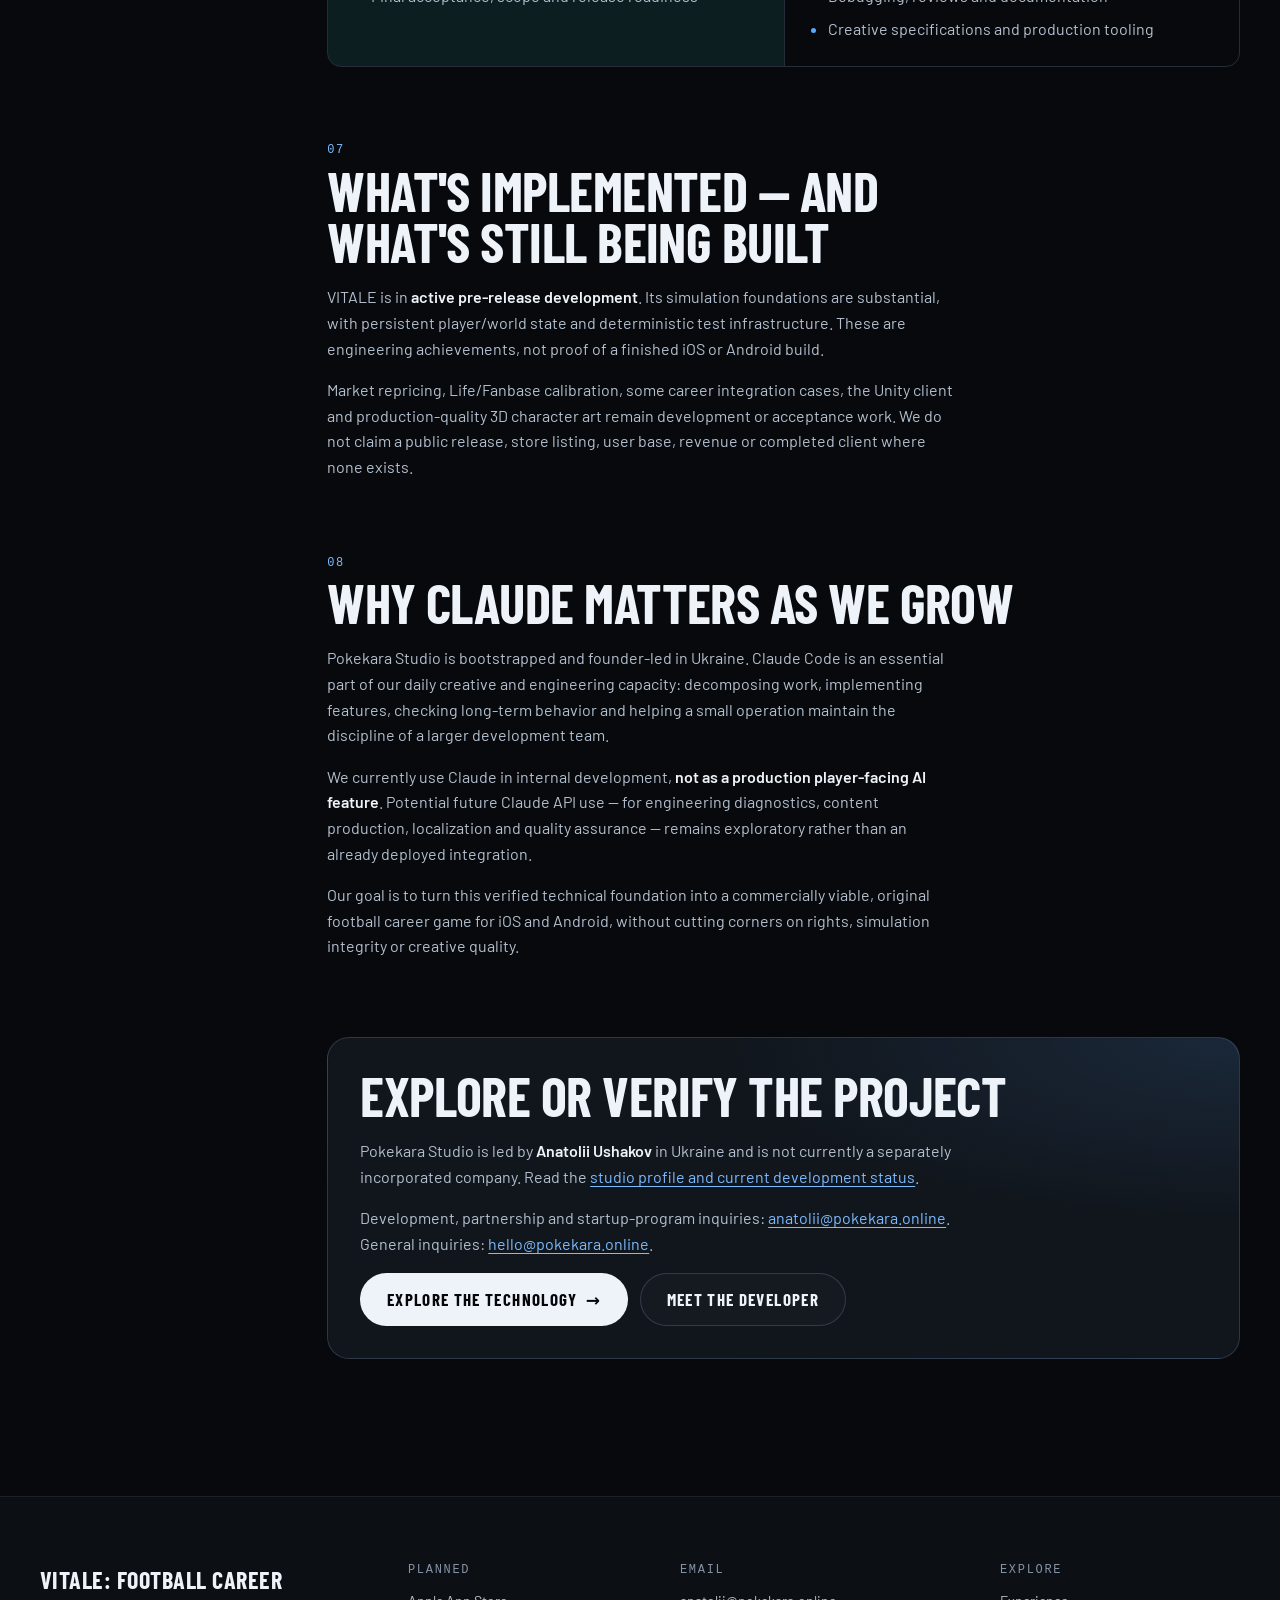
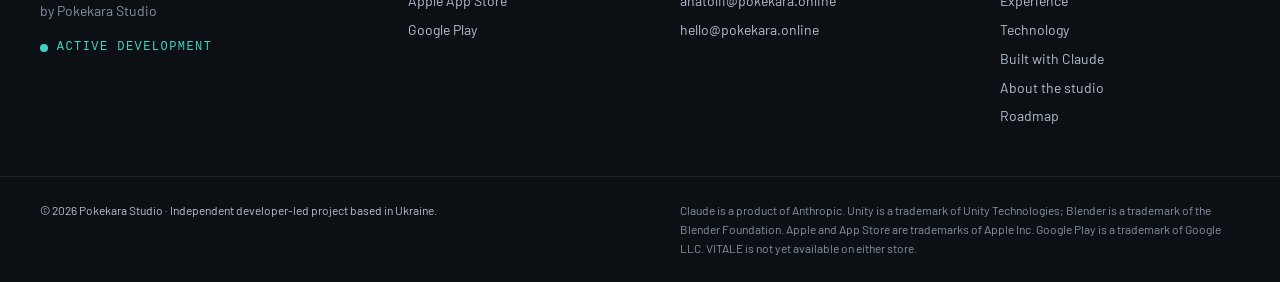
<file: claude/index.html>
<!doctype html>
<html lang="en">
<head>
  <meta charset="utf-8">
  <meta name="viewport" content="width=device-width, initial-scale=1">
  <title>Building VITALE with Claude — Pokekara Studio</title>
  <meta name="description" content="Inside the Claude-first development of VITALE: Football Career — game design, C# simulation systems, deterministic testing, technical review and creative production.">
  <link rel="canonical" href="https://pokekara.online/claude/">
  <meta name="theme-color" content="#07090c">
  <meta name="color-scheme" content="dark">

  <meta property="og:type" content="article">
  <meta property="og:site_name" content="Pokekara Studio">
  <meta property="og:title" content="Building VITALE with Claude">
  <meta property="og:description" content="A concrete look at Claude-led game design, C# engineering, ten-season testing and founder-directed development.">
  <meta property="og:url" content="https://pokekara.online/claude/">
  <meta property="og:image" content="https://pokekara.online/assets/img/og-image.png">
  <meta property="og:image:width" content="1200">
  <meta property="og:image:height" content="630">
  <meta property="og:image:alt" content="Pokekara Studio — VITALE: Football Career, in active development">
  <meta name="twitter:card" content="summary_large_image">
  <meta name="twitter:title" content="Building VITALE with Claude">
  <meta name="twitter:description" content="A concrete look at Claude-led game design, C# engineering, ten-season testing and founder-directed development.">
  <meta name="twitter:image" content="https://pokekara.online/assets/img/og-image.png">

  <link rel="icon" href="../favicon.svg" type="image/svg+xml">
  <link rel="preconnect" href="https://fonts.googleapis.com">
  <link rel="preconnect" href="https://fonts.gstatic.com" crossorigin>
  <link rel="stylesheet" href="https://fonts.googleapis.com/css2?family=Barlow+Condensed:ital,wght@0,600;0,700;1,700&family=Barlow:wght@400;500;600&display=swap">
  <link rel="stylesheet" href="../assets/css/tokens.css">
  <link rel="stylesheet" href="../assets/css/base.css">
  <link rel="stylesheet" href="../assets/css/components.css">
  <link rel="stylesheet" href="../assets/css/claude.css">
  <link rel="stylesheet" href="../assets/css/responsive.css">
  <script>document.documentElement.classList.add("js");</script>
  <script src="../assets/js/main.js" defer></script>
</head>
<body>
  <a class="skip-link" href="#main">Skip to content</a>

  <header class="site-header" data-header>
    <div class="container site-header__inner">
      <a class="brand" href="../" aria-label="VITALE: Football Career by Pokekara Studio, home">
        <svg class="brand__mark" viewBox="0 0 64 64" aria-hidden="true"><path d="M32 4 56 13v19c0 14-10 24-24 28C18 56 8 46 8 32V13z" fill="#0e131a" stroke="#5aa9ff" stroke-width="3"/><path d="M21 21l11 24 11-24" fill="none" stroke="#eef3f9" stroke-width="5.5" stroke-linecap="round" stroke-linejoin="round"/></svg>
        <span class="brand__text">
          <span class="brand__name">VITALE</span>
          <span class="brand__by">by Pokekara Studio</span>
        </span>
      </a>

      <nav class="site-nav" id="site-nav" aria-label="Primary" data-nav>
        <ol class="site-nav__list" role="list">
          <li><a href="../#vitale"><span class="site-nav__num" aria-hidden="true">01</span>VITALE</a></li>
          <li><a href="../#experience"><span class="site-nav__num" aria-hidden="true">02</span>Experience</a></li>
          <li><a href="../#technology"><span class="site-nav__num" aria-hidden="true">03</span>Technology</a></li>
          <li><a href="./" aria-current="page"><span class="site-nav__num" aria-hidden="true">04</span>Built with Claude</a></li>
          <li><a href="../#studio"><span class="site-nav__num" aria-hidden="true">05</span>Studio</a></li>
          <li><a href="../#roadmap"><span class="site-nav__num" aria-hidden="true">06</span>Roadmap</a></li>
          <li class="site-nav__contact"><a href="../#contact"><span class="site-nav__num" aria-hidden="true">07</span>Contact</a></li>
        </ol>
        <div class="site-nav__meta">
          <p><span class="pulse" aria-hidden="true"></span>In active development</p>
          <p>Planned for the App Store &amp; Google Play</p>
          <p><a href="mailto:hello@pokekara.online">hello@pokekara.online</a></p>
        </div>
      </nav>

      <div class="site-header__actions">
        <a class="header-cta" href="../#contact">Contact</a>
        <button class="nav-toggle" type="button" aria-expanded="false" aria-controls="site-nav" data-nav-toggle>
          <span class="nav-toggle__bars" aria-hidden="true"></span>
          <span class="visually-hidden">Menu</span>
        </button>
      </div>
    </div>
  </header>

  <main id="main">
    <section class="cs-hero" aria-labelledby="cs-title">
      <div class="container">
        <div class="cs-hero__inner">
          <nav class="breadcrumb" aria-label="Breadcrumb">
            <ol>
              <li><a href="../">Home</a></li>
              <li><span aria-current="page">Built with Claude</span></li>
            </ol>
          </nav>
          <p class="eyebrow">Inside our Claude-first workflow</p>
          <h1 class="display" id="cs-title">One founder. Claude. An entire football world.</h1>
          <p class="lead">VITALE: Football Career is a mobile football career RPG being built by Ukraine-based developer Anatolii Ushakov. Claude Code is the central environment for designing gameplay systems, creating the C# simulation architecture, implementing features, testing long-running worlds and developing creative production workflows. The founder directs the product and approves every meaningful result.</p>
          <ul class="cs-meta" role="list">
            <li>Claude-led design &amp; engineering</li>
            <li>Persistent football simulation</li>
            <li>Founder-directed acceptance</li>
          </ul>
        </div>
      </div>
    </section>

    <div class="container cs-layout">
      <aside class="toc" aria-labelledby="toc-title">
        <p class="toc__title" id="toc-title">Inside the workflow</p>
        <ol>
          <li><a href="#mission">Why Claude</a></li>
          <li><a href="#design">Game design</a></li>
          <li><a href="#systems">What Claude builds</a></li>
          <li><a href="#case-study">Real engineering evidence</a></li>
          <li><a href="#creative">Visual direction</a></li>
          <li><a href="#delivery">Development process</a></li>
          <li><a href="#status">What is ready</a></li>
          <li><a href="#next">What's next</a></li>
        </ol>
      </aside>

      <article class="prose">
        <section id="mission" aria-labelledby="mission-title">
          <h2 id="mission-title"><span class="num">01</span>Why we build with Claude</h2>
          <p>VITALE is not a collection of independent football mini-games. A player develops, competes for selection, earns minutes, accumulates fatigue, attracts transfer interest and negotiates a career inside a world that keeps moving. Every system affects the others.</p>
          <p>Claude Code is the core tool that makes this interconnected project feasible for a bootstrapped, founder-led studio. We work with Claude across the process — from translating the founder's gameplay ideas into explicit rules, through designing C# architecture and writing implementation, to testing, debugging, documentation and review.</p>
          <div class="callout callout--teal">
            <p class="callout__label">The principle behind the work</p>
            <p><strong>Claude is central to building the game. The developer is accountable for the game.</strong> Anatolii Ushakov defines the vision, judges trade-offs, reviews evidence and decides whether a feature is accepted or sent back for improvement.</p>
          </div>
        </section>

        <section id="design" aria-labelledby="design-title">
          <h2 id="design-title"><span class="num">02</span>From an idea to gameplay design</h2>
          <p>Claude is not limited to explaining code that already exists. We use it to turn football and life-simulation ideas into systems with understandable choices, consequences and testable rules.</p>
          <div class="mini-grid">
            <div class="mini"><h3>Coach &amp; position decisions</h3><p>What happens when a coach selects a midfielder on the wing? We specify actual match-position evidence, optional secondary-position learning, player requests and morale consequences. This design is undergoing implementation and reconciliation, not advertised as released gameplay.</p></div>
            <div class="mini"><h3>Contracts &amp; reputation</h3><p>We design salary negotiations around the footballer's current ability, sporting form, market demand, reputation and club finances — then check whether the resulting economy remains credible over many seasons.</p></div>
            <div class="mini"><h3>A football life, not only matches</h3><p>Training, relationships, media, business decisions and a personal career are planned as connected parts of one RPG, with a distinction between implemented engine foundations and mechanics still being calibrated.</p></div>
            <div class="mini"><h3>Mobile-first creative direction</h3><p>Claude supports the information architecture and creative planning for a portrait-first mobile experience, with selected 3D events rather than an expensive open 3D world. Final UI presentation remains in development.</p></div>
          </div>
          <p>This process deliberately separates <strong>design intent</strong> from <strong>implemented and accepted behavior</strong>. A feature does not become a finished product simply because its specification is complete.</p>
        </section>

        <section id="systems" aria-labelledby="systems-title">
          <h2 id="systems-title"><span class="num">03</span>What Claude builds with us</h2>
          <p>Core development takes place in a modular C# simulation repository. Claude Code helps create and evolve the engineering layers, working to explicit boundaries rather than generating disconnected features.</p>
          <div class="mini-grid">
            <div class="mini"><h3>MatchEngine</h3><p>Deterministic match simulation, match evidence and test fixtures. Given the same authoritative inputs and simulation rules, repeat runs can be compared reproducibly.</p></div>
            <div class="mini"><h3>WorldEngine</h3><p>A persistent football world with clubs, competitions, contracts and player lifecycle state. Simulation continuity, saved-game compatibility and replay consistency are major engineering requirements.</p></div>
            <div class="mini"><h3>Player progression</h3><p>Training, physical development, fatigue, recovery, form and injuries participate in an evolving career. The wider NPC population is simulated instead of frozen between hero appearances.</p></div>
            <div class="mini"><h3>Market &amp; economy</h3><p>Transfer and loan decisions, club wage budgets, renewals and hero offers. Long-horizon pricing rules remain under calibration and are not considered release-ready solely because unit tests pass.</p></div>
            <div class="mini"><h3>Data &amp; tooling</h3><p>Validated player and competition data, build scripts, structured test evidence and reproducible diagnostics for a simulation that must stay understandable as it grows.</p></div>
            <div class="mini"><h3>Unity &amp; Blender workflows</h3><p>Claude contributes to client architecture, visual direction, character authoring workflows and technical-art tools. Final 3D and mobile presentation are separate workstreams still undergoing visual acceptance.</p></div>
          </div>
        </section>

        <section id="case-study" aria-labelledby="case-study-title">
          <h2 id="case-study-title"><span class="num">04</span>Evidence from real engineering work</h2>
          <p>Our development records include source-controlled changes, tests, architecture reviews and reproducible calibration artifacts. These are engineering-stage findings, not claims of a shipped commercial game.</p>
          <h3>Example: NPC development in a persistent world</h3>
          <p>Claude-assisted work integrated player development with world-state persistence: NPC training and progression follow saved state rather than static source data. Acceptance included deterministic comparisons of uninterrupted and save/reload/resume simulations, legacy behavior checks, scoped reviews and release builds.</p>
          <h3>Example: ten-season market calibration</h3>
          <p>A synthetic 20-club stress test exposed a wage-budget defect that prevented contract renewals. A subsequent market-economy version corrected the initial budget problem, but a longer ten-season run found structural wage deflation and underpaid academy graduates. The change was deliberately <strong>blocked from integration</strong> pending a better pricing rule. That is the purpose of our QA process: catch systemic problems before building new features on top of them.</p>
          <h3>Example: visual quality gates</h3>
          <p>Character production uses topology checks, Blender renders, deformation evidence and separate visual review. A technically valid mesh that still looks like a mannequin is a failure, not an approved asset. The character pipeline is being refined; we do not present those prototypes as finished in-game characters.</p>
          <div class="callout">
            <p><strong>Inspectable, not inflated.</strong> Internal branch history, design documents, deterministic test results and QA reports can be made available for an appropriate technical verification process. We do not invent customer numbers, funding, downloads or production readiness.</p>
          </div>
        </section>

        <section id="creative" aria-labelledby="creative-title">
          <h2 id="creative-title"><span class="num">05</span>Claude also contributes to the game's design</h2>
          <p>The design work is not an afterthought to code. Claude helps develop character direction, the emotional rhythm of a football career, interactive event structures, interface requirements, 3D asset specifications and technical production plans. We use these specifications to move from a gameplay idea toward something that can be implemented and verified.</p>
          <p>The human developer remains the final creative authority. We revise or reject output when its anatomy, visual language, animation or player experience is not good enough. Current public pages intentionally avoid presenting illustrative concepts as screenshots of a playable game.</p>
        </section>

        <section id="delivery" aria-labelledby="delivery-title">
          <h2 id="delivery-title"><span class="num">06</span>How a change reaches acceptance</h2>
          <ol class="flowline" role="list" aria-label="Claude-led development workflow">
            <li class="is-human">Product decision</li>
            <li>Design &amp; architecture</li>
            <li>Scoped implementation</li>
            <li>Automated tests</li>
            <li>Independent Claude review</li>
            <li class="is-human">Founder acceptance</li>
          </ol>
          <p>Claude sessions work from explicit boundaries: which systems may change, what must stay deterministic, which save versions must remain readable and which regressions are unacceptable. Reviewers inspect the actual diff and evidence rather than trusting the implementation's own status message.</p>
          <div class="split-table">
            <div class="split-table__human"><h3>Anatolii decides</h3><ul><li>Gameplay goals and design priorities</li><li>Economic and career-policy choices</li><li>Visual direction and product taste</li><li>Final acceptance, scope and release readiness</li></ul></div>
            <div class="split-table__claude"><h3>Claude develops with us</h3><ul><li>Game-system proposals and architecture</li><li>C# implementation and refactoring</li><li>Test harnesses, deterministic comparisons</li><li>Debugging, reviews and documentation</li><li>Creative specifications and production tooling</li></ul></div>
          </div>
        </section>

        <section id="status" aria-labelledby="status-title">
          <h2 id="status-title"><span class="num">07</span>What's implemented — and what's still being built</h2>
          <p>VITALE is in <strong>active pre-release development</strong>. Its simulation foundations are substantial, with persistent player/world state and deterministic test infrastructure. These are engineering achievements, not proof of a finished iOS or Android build.</p>
          <p>Market repricing, Life/Fanbase calibration, some career integration cases, the Unity client and production-quality 3D character art remain development or acceptance work. We do not claim a public release, store listing, user base, revenue or completed client where none exists.</p>
        </section>

        <section id="next" aria-labelledby="next-title">
          <h2 id="next-title"><span class="num">08</span>Why Claude matters as we grow</h2>
          <p>Pokekara Studio is bootstrapped and founder-led in Ukraine. Claude Code is an essential part of our daily creative and engineering capacity: decomposing work, implementing features, checking long-term behavior and helping a small operation maintain the discipline of a larger development team.</p>
          <p>We currently use Claude in internal development, <strong>not as a production player-facing AI feature</strong>. Potential future Claude API use — for engineering diagnostics, content production, localization and quality assurance — remains exploratory rather than an already deployed integration.</p>
          <p>Our goal is to turn this verified technical foundation into a commercially viable, original football career game for iOS and Android, without cutting corners on rights, simulation integrity or creative quality.</p>
        </section>

        <section class="cs-related" aria-labelledby="contact-title">
          <h2 id="contact-title">Explore or verify the project</h2>
          <p>Pokekara Studio is led by <strong>Anatolii Ushakov</strong> in Ukraine and is not currently a separately incorporated company. Read the <a href="../studio/">studio profile and current development status</a>.</p>
          <p>Development, partnership and startup-program inquiries: <a href="mailto:anatolii@pokekara.online">anatolii@pokekara.online</a>. General inquiries: <a href="mailto:hello@pokekara.online">hello@pokekara.online</a>.</p>
          <div class="btn-row"><a class="btn btn--primary" href="../#technology">Explore the technology <span aria-hidden="true">→</span></a><a class="btn btn--ghost" href="../studio/">Meet the developer</a></div>
        </section>
      </article>
    </div>
  </main>

  <footer class="site-footer">
    <div class="container site-footer__grid">
      <div>
        <p class="site-footer__brand">VITALE: Football Career</p>
        <p class="muted">by Pokekara Studio</p>
        <p class="site-footer__status"><span class="pulse" aria-hidden="true"></span>Active development</p>
      </div>
      <div>
        <p class="site-footer__label">Planned</p>
        <ul role="list">
          <li>Apple App Store</li>
          <li>Google Play</li>
        </ul>
      </div>
      <div>
        <p class="site-footer__label">Email</p>
        <ul role="list">
          <li><a href="mailto:anatolii@pokekara.online">anatolii@pokekara.online</a></li>
          <li><a href="mailto:hello@pokekara.online">hello@pokekara.online</a></li>
        </ul>
      </div>
      <div>
        <p class="site-footer__label">Explore</p>
        <ul role="list">
          <li><a href="../#experience">Experience</a></li>
          <li><a href="../#technology">Technology</a></li>
          <li><a href="./">Built with Claude</a></li>
          <li><a href="../studio/">About the studio</a></li>
          <li><a href="../#roadmap">Roadmap</a></li>
        </ul>
      </div>
    </div>
    <div class="container site-footer__base">
      <p>© 2026 Pokekara Studio · Independent developer-led project based in Ukraine.</p>
      <p class="muted">Claude is a product of Anthropic. Unity is a trademark of Unity Technologies; Blender is a trademark of the Blender Foundation. Apple and App Store are trademarks of Apple Inc. Google Play is a trademark of Google LLC. VITALE is not yet available on either store.</p>
    </div>
  </footer>
</body>
</html>
</file>
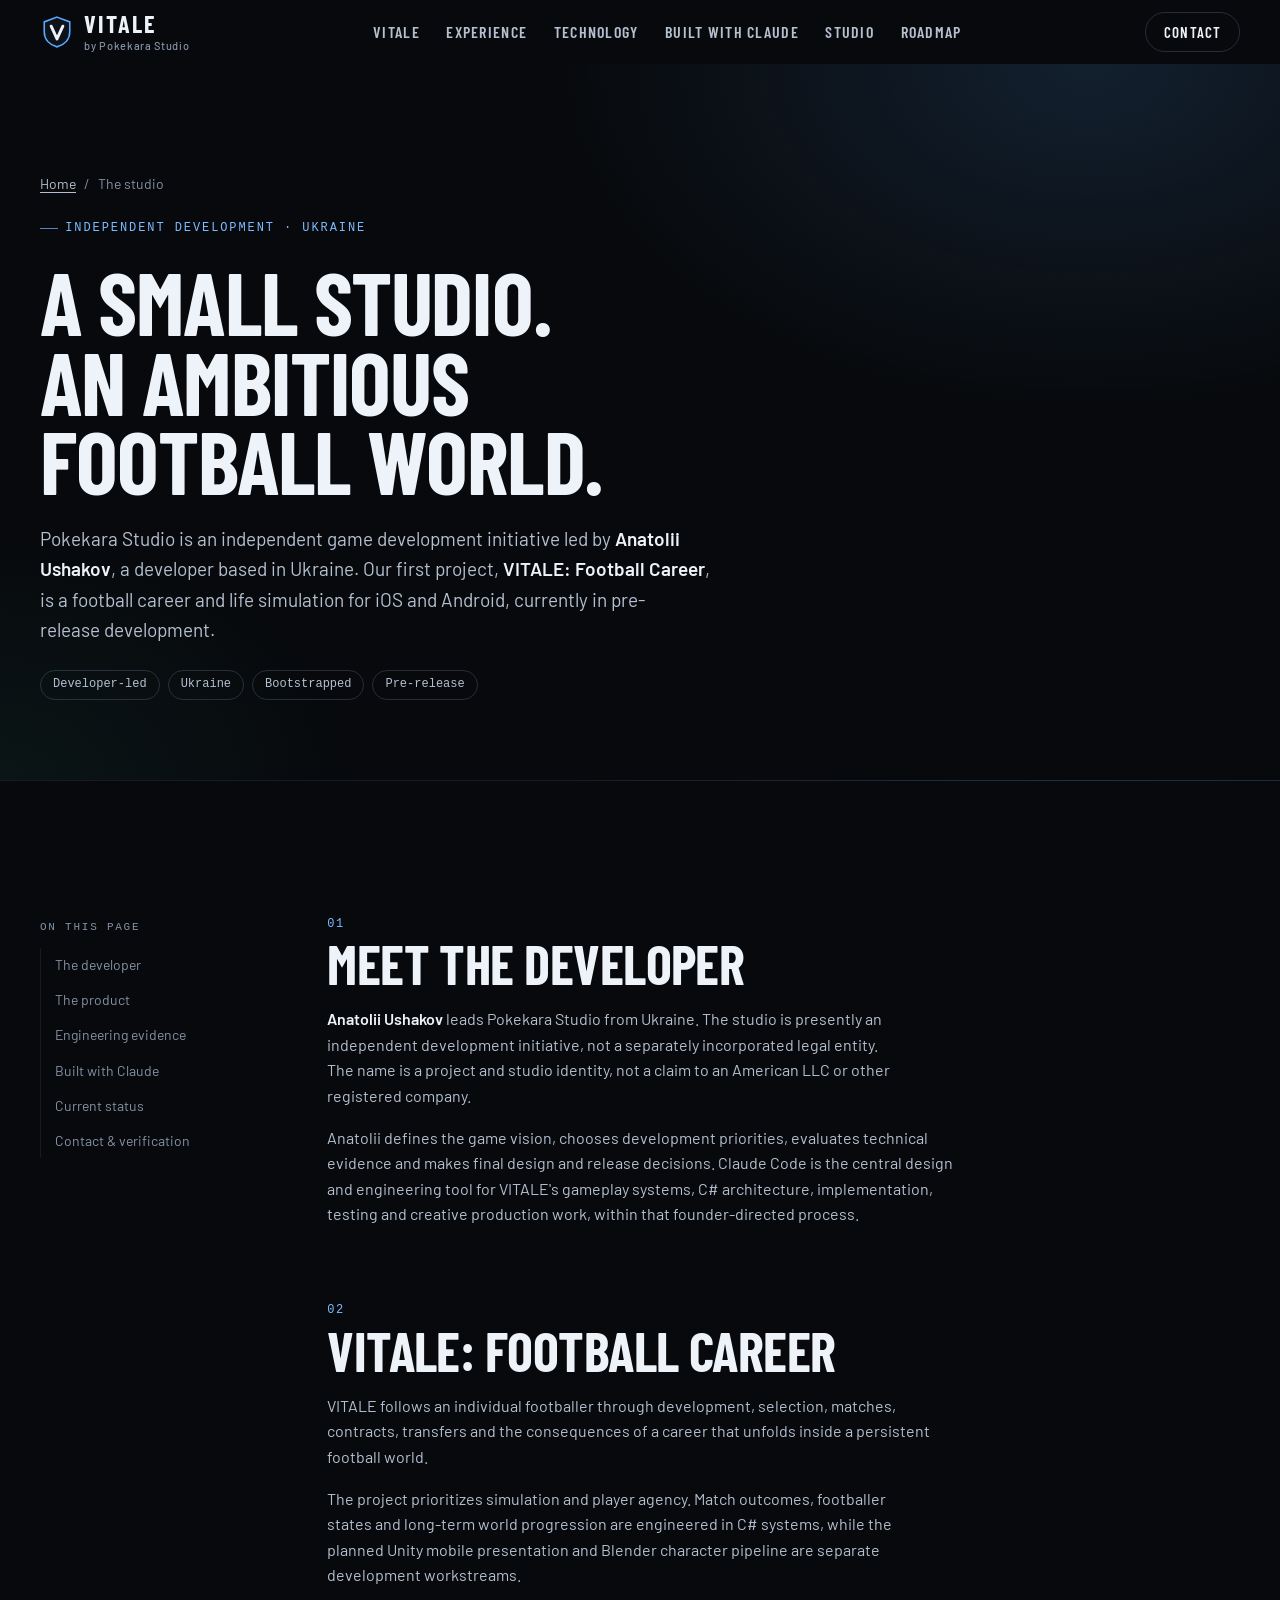
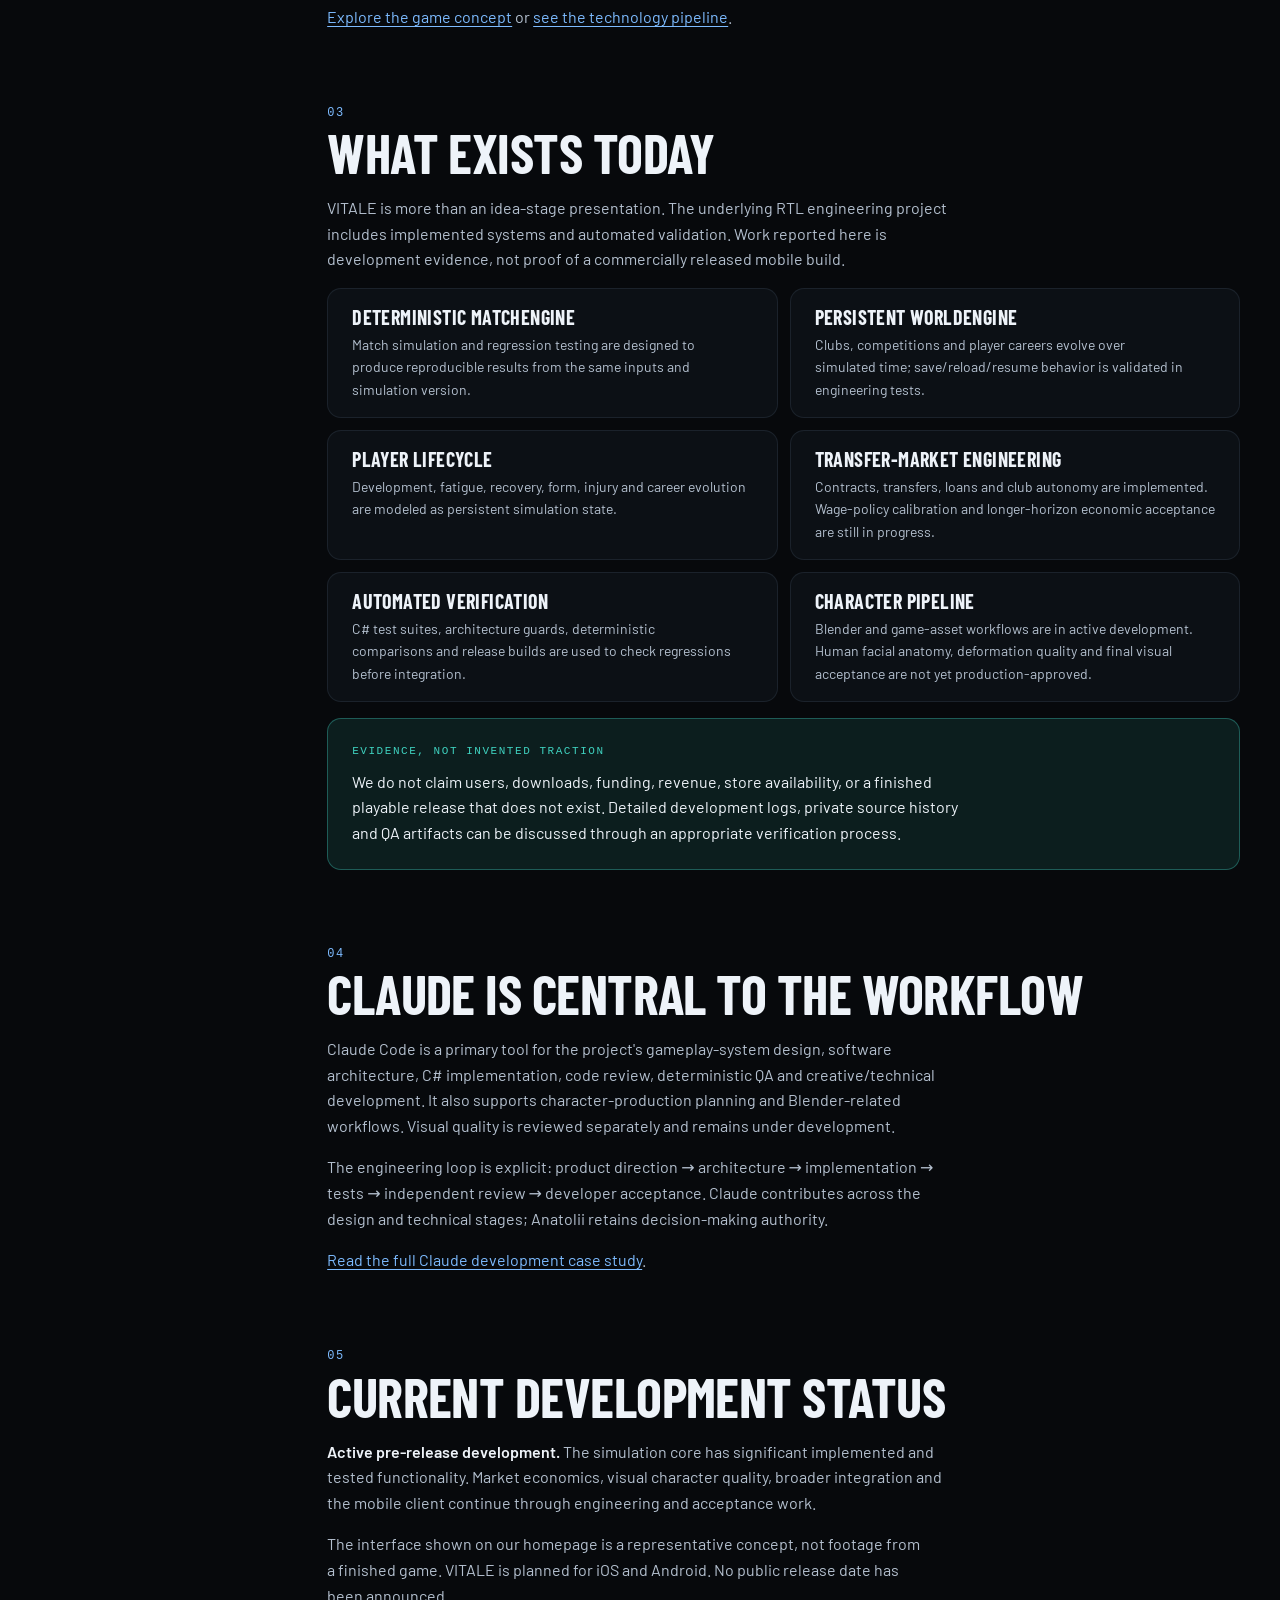
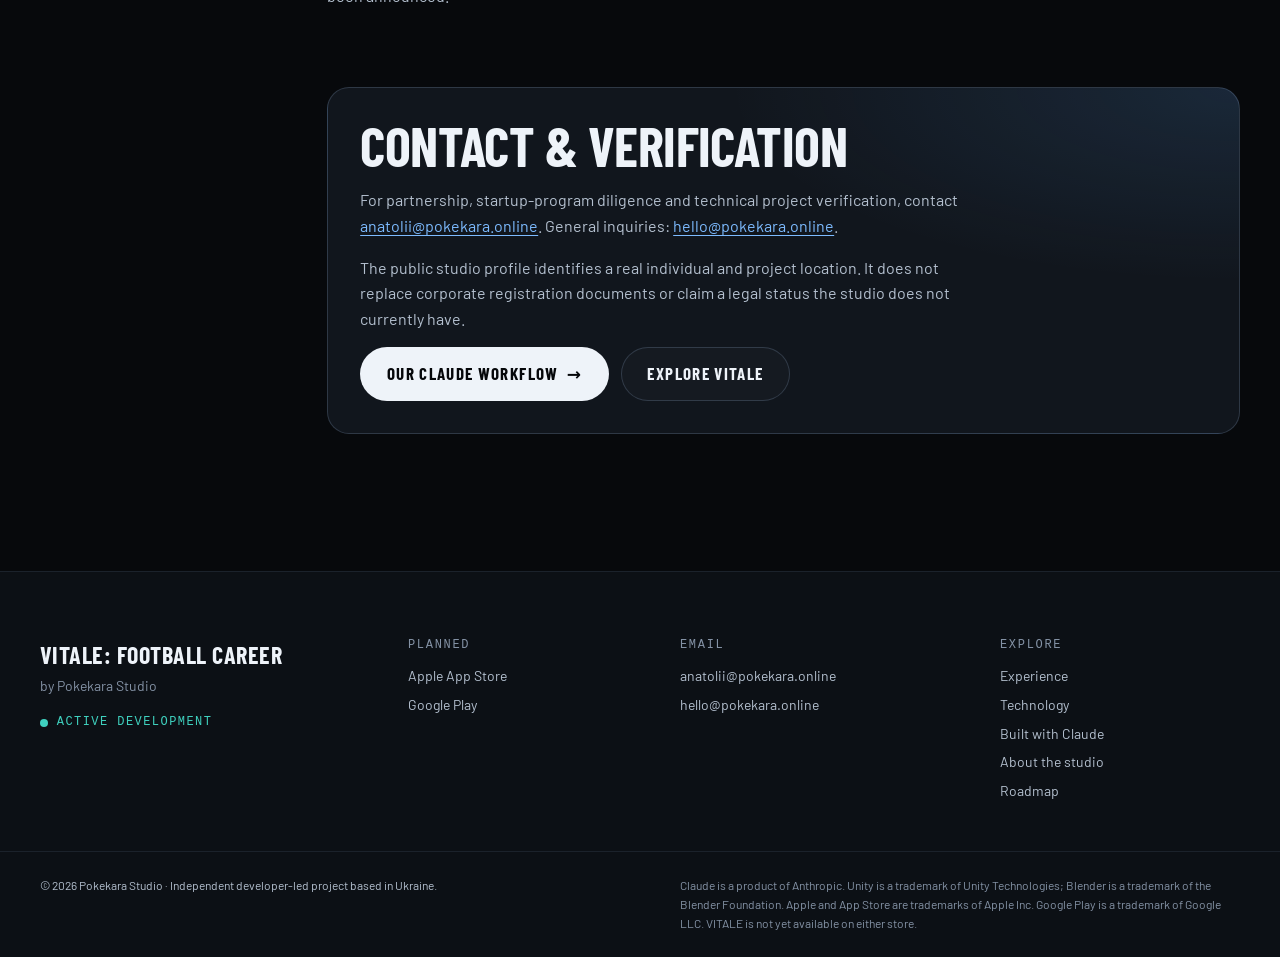
<file: studio/index.html>
<!doctype html>
<html lang="en">
<head>
  <meta charset="utf-8">
  <meta name="viewport" content="width=device-width, initial-scale=1">
  <title>About Pokekara Studio — Anatolii Ushakov & VITALE</title>
  <meta name="description" content="Meet Anatolii Ushakov, the Ukraine-based developer behind Pokekara Studio and VITALE: Football Career. Explore verified engineering milestones and Claude-led development.">
  <link rel="canonical" href="https://pokekara.online/studio/">
  <meta name="theme-color" content="#07090c">
  <meta name="color-scheme" content="dark">

  <meta property="og:type" content="article">
  <meta property="og:site_name" content="Pokekara Studio">
  <meta property="og:title" content="About Pokekara Studio — Meet the developer">
  <meta property="og:description" content="AI-assisted engineering, human-controlled product. Meet the Ukraine-based developer behind VITALE, with transparent engineering evidence and development-stage disclosures.">
  <meta property="og:url" content="https://pokekara.online/studio/">
  <meta property="og:image" content="https://pokekara.online/assets/img/og-image.png">
  <meta property="og:image:width" content="1200">
  <meta property="og:image:height" content="630">
  <meta property="og:image:alt" content="Pokekara Studio — VITALE: Football Career, in active development">
  <meta name="twitter:card" content="summary_large_image">
  <meta name="twitter:title" content="About Pokekara Studio — Meet the developer">
  <meta name="twitter:description" content="AI-assisted engineering, human-controlled product. Meet the Ukraine-based developer behind VITALE, with transparent engineering evidence and development-stage disclosures.">
  <meta name="twitter:image" content="https://pokekara.online/assets/img/og-image.png">

  <link rel="icon" href="../favicon.svg" type="image/svg+xml">
  <link rel="preconnect" href="https://fonts.googleapis.com">
  <link rel="preconnect" href="https://fonts.gstatic.com" crossorigin>
  <link rel="stylesheet" href="https://fonts.googleapis.com/css2?family=Barlow+Condensed:ital,wght@0,600;0,700;1,700&family=Barlow:wght@400;500;600&display=swap">
  <link rel="stylesheet" href="../assets/css/tokens.css">
  <link rel="stylesheet" href="../assets/css/base.css">
  <link rel="stylesheet" href="../assets/css/components.css">
  <link rel="stylesheet" href="../assets/css/claude.css">
  <link rel="stylesheet" href="../assets/css/responsive.css">
  <script>document.documentElement.classList.add("js");</script>
  <script src="../assets/js/main.js" defer></script>
</head>
<body>
  <a class="skip-link" href="#main">Skip to content</a>

  <header class="site-header" data-header>
    <div class="container site-header__inner">
      <a class="brand" href="../" aria-label="VITALE: Football Career by Pokekara Studio, home">
        <svg class="brand__mark" viewBox="0 0 64 64" aria-hidden="true"><path d="M32 4 56 13v19c0 14-10 24-24 28C18 56 8 46 8 32V13z" fill="#0e131a" stroke="#5aa9ff" stroke-width="3"/><path d="M21 21l11 24 11-24" fill="none" stroke="#eef3f9" stroke-width="5.5" stroke-linecap="round" stroke-linejoin="round"/></svg>
        <span class="brand__text">
          <span class="brand__name">VITALE</span>
          <span class="brand__by">by Pokekara Studio</span>
        </span>
      </a>

      <nav class="site-nav" id="site-nav" aria-label="Primary" data-nav>
        <ol class="site-nav__list" role="list">
          <li><a href="../#vitale"><span class="site-nav__num" aria-hidden="true">01</span>VITALE</a></li>
          <li><a href="../#experience"><span class="site-nav__num" aria-hidden="true">02</span>Experience</a></li>
          <li><a href="../#technology"><span class="site-nav__num" aria-hidden="true">03</span>Technology</a></li>
          <li><a href="../claude/"><span class="site-nav__num" aria-hidden="true">04</span>Built with Claude</a></li>
          <li><a href="../#studio"><span class="site-nav__num" aria-hidden="true">05</span>Studio</a></li>
          <li><a href="../#roadmap"><span class="site-nav__num" aria-hidden="true">06</span>Roadmap</a></li>
          <li class="site-nav__contact"><a href="../#contact"><span class="site-nav__num" aria-hidden="true">07</span>Contact</a></li>
        </ol>
        <div class="site-nav__meta">
          <p><span class="pulse" aria-hidden="true"></span>In active development</p>
          <p>Planned for the App Store &amp; Google Play</p>
          <p><a href="mailto:hello@pokekara.online">hello@pokekara.online</a></p>
        </div>
      </nav>

      <div class="site-header__actions">
        <a class="header-cta" href="../#contact">Contact</a>
        <button class="nav-toggle" type="button" aria-expanded="false" aria-controls="site-nav" data-nav-toggle>
          <span class="nav-toggle__bars" aria-hidden="true"></span>
          <span class="visually-hidden">Menu</span>
        </button>
      </div>
    </div>
  </header>


  <main id="main">
    <section class="cs-hero" aria-labelledby="studio-title">
      <div class="container">
        <div class="cs-hero__inner">
          <nav class="breadcrumb" aria-label="Breadcrumb"><ol><li><a href="../">Home</a></li><li><span aria-current="page">The studio</span></li></ol></nav>
          <p class="eyebrow">Independent development · Ukraine</p>
          <h1 class="display" id="studio-title">A small studio. An ambitious football world.</h1>
          <p class="lead">Pokekara Studio is an independent game development initiative led by <strong>Anatolii Ushakov</strong>, a developer based in Ukraine. Our first project, <strong>VITALE: Football Career</strong>, is a football career and life simulation for iOS and Android, currently in pre-release development.</p>
          <ul class="cs-meta" role="list"><li>Developer-led</li><li>Ukraine</li><li>Bootstrapped</li><li>Pre-release</li></ul>
        </div>
      </div>
    </section>

    <div class="container cs-layout">
      <aside class="toc" aria-labelledby="toc-title">
        <p class="toc__title" id="toc-title">On this page</p>
        <ol>
          <li><a href="#founder">The developer</a></li>
          <li><a href="#product">The product</a></li>
          <li><a href="#evidence">Engineering evidence</a></li>
          <li><a href="#claude-role">Built with Claude</a></li>
          <li><a href="#status">Current status</a></li>
          <li><a href="#contact-studio">Contact &amp; verification</a></li>
        </ol>
      </aside>
      <article class="prose">
        <section id="founder" aria-labelledby="founder-title">
          <h2 id="founder-title"><span class="num">01</span>Meet the developer</h2>
          <p><strong>Anatolii Ushakov</strong> leads Pokekara Studio from Ukraine. The studio is presently an independent development initiative, not a separately incorporated legal entity. The name is a project and studio identity, not a claim to an American LLC or other registered company.</p>
          <p>Anatolii defines the game vision, chooses development priorities, evaluates technical evidence and makes final design and release decisions. Claude Code is the central design and engineering tool for VITALE's gameplay systems, C# architecture, implementation, testing and creative production work, within that founder-directed process.</p>
        </section>

        <section id="product" aria-labelledby="product-title">
          <h2 id="product-title"><span class="num">02</span>VITALE: Football Career</h2>
          <p>VITALE follows an individual footballer through development, selection, matches, contracts, transfers and the consequences of a career that unfolds inside a persistent football world.</p>
          <p>The project prioritizes simulation and player agency. Match outcomes, footballer states and long-term world progression are engineered in C# systems, while the planned Unity mobile presentation and Blender character pipeline are separate development workstreams.</p>
          <p><a href="../#experience">Explore the game concept</a> or <a href="../#technology">see the technology pipeline</a>.</p>
        </section>

        <section id="evidence" aria-labelledby="evidence-title">
          <h2 id="evidence-title"><span class="num">03</span>What exists today</h2>
          <p>VITALE is more than an idea-stage presentation. The underlying RTL engineering project includes implemented systems and automated validation. Work reported here is development evidence, not proof of a commercially released mobile build.</p>
          <div class="mini-grid">
            <div class="mini"><h3>Deterministic MatchEngine</h3><p>Match simulation and regression testing are designed to produce reproducible results from the same inputs and simulation version.</p></div>
            <div class="mini"><h3>Persistent WorldEngine</h3><p>Clubs, competitions and player careers evolve over simulated time; save/reload/resume behavior is validated in engineering tests.</p></div>
            <div class="mini"><h3>Player lifecycle</h3><p>Development, fatigue, recovery, form, injury and career evolution are modeled as persistent simulation state.</p></div>
            <div class="mini"><h3>Transfer-market engineering</h3><p>Contracts, transfers, loans and club autonomy are implemented. Wage-policy calibration and longer-horizon economic acceptance are still in progress.</p></div>
            <div class="mini"><h3>Automated verification</h3><p>C# test suites, architecture guards, deterministic comparisons and release builds are used to check regressions before integration.</p></div>
            <div class="mini"><h3>Character pipeline</h3><p>Blender and game-asset workflows are in active development. Human facial anatomy, deformation quality and final visual acceptance are not yet production-approved.</p></div>
          </div>
          <div class="callout callout--teal"><p class="callout__label">Evidence, not invented traction</p><p>We do not claim users, downloads, funding, revenue, store availability, or a finished playable release that does not exist. Detailed development logs, private source history and QA artifacts can be discussed through an appropriate verification process.</p></div>
        </section>

        <section id="claude-role" aria-labelledby="claude-title">
          <h2 id="claude-title"><span class="num">04</span>Claude is central to the workflow</h2>
          <p>Claude Code is a primary tool for the project's gameplay-system design, software architecture, C# implementation, code review, deterministic QA and creative/technical development. It also supports character-production planning and Blender-related workflows. Visual quality is reviewed separately and remains under development.</p>
          <p>The engineering loop is explicit: product direction → architecture → implementation → tests → independent review → developer acceptance. Claude contributes across the design and technical stages; Anatolii retains decision-making authority.</p>
          <p><a href="../claude/">Read the full Claude development case study</a>.</p>
        </section>

        <section id="status" aria-labelledby="status-title">
          <h2 id="status-title"><span class="num">05</span>Current development status</h2>
          <p><strong>Active pre-release development.</strong> The simulation core has significant implemented and tested functionality. Market economics, visual character quality, broader integration and the mobile client continue through engineering and acceptance work.</p>
          <p>The interface shown on our homepage is a representative concept, not footage from a finished game. VITALE is planned for iOS and Android. No public release date has been announced.</p>
        </section>

        <section class="cs-related" id="contact-studio" aria-labelledby="contact-title">
          <h2 id="contact-title">Contact &amp; verification</h2>
          <p>For partnership, startup-program diligence and technical project verification, contact <a href="mailto:anatolii@pokekara.online">anatolii@pokekara.online</a>. General inquiries: <a href="mailto:hello@pokekara.online">hello@pokekara.online</a>.</p>
          <p>The public studio profile identifies a real individual and project location. It does not replace corporate registration documents or claim a legal status the studio does not currently have.</p>
          <div class="btn-row"><a class="btn btn--primary" href="../claude/">Our Claude workflow <span aria-hidden="true">→</span></a><a class="btn btn--ghost" href="../">Explore VITALE</a></div>
        </section>
      </article>
    </div>
  </main>
  <footer class="site-footer">
    <div class="container site-footer__grid">
      <div>
        <p class="site-footer__brand">VITALE: Football Career</p>
        <p class="muted">by Pokekara Studio</p>
        <p class="site-footer__status"><span class="pulse" aria-hidden="true"></span>Active development</p>
      </div>
      <div>
        <p class="site-footer__label">Planned</p>
        <ul role="list">
          <li>Apple App Store</li>
          <li>Google Play</li>
        </ul>
      </div>
      <div>
        <p class="site-footer__label">Email</p>
        <ul role="list">
          <li><a href="mailto:anatolii@pokekara.online">anatolii@pokekara.online</a></li>
          <li><a href="mailto:hello@pokekara.online">hello@pokekara.online</a></li>
        </ul>
      </div>
      <div>
        <p class="site-footer__label">Explore</p>
        <ul role="list">
          <li><a href="../#experience">Experience</a></li>
          <li><a href="../#technology">Technology</a></li>
          <li><a href="./">Built with Claude</a></li>
          <li><a href="./">About the studio</a></li>
          <li><a href="../#roadmap">Roadmap</a></li>
        </ul>
      </div>
    </div>
    <div class="container site-footer__base">
      <p>© 2026 Pokekara Studio · Independent developer-led project based in Ukraine.</p>
      <p class="muted">Claude is a product of Anthropic. Unity is a trademark of Unity Technologies; Blender is a trademark of the Blender Foundation. Apple and App Store are trademarks of Apple Inc. Google Play is a trademark of Google LLC. VITALE is not yet available on either store.</p>
    </div>
  </footer>
</body>
</html>
</file>
<file: assets/css/tokens.css>
/* Design tokens — Pokekara Studio (premium dark / football-tech) */
:root {
  color-scheme: dark;

  /* Surfaces */
  --c-bg: #07090c;
  --c-bg-raised: #0c1015;
  --c-surface: #11161d;
  --c-surface-2: #161c25;
  --c-surface-3: #1d2530;

  /* Lines */
  --c-line: rgba(160, 190, 230, 0.10);
  --c-line-strong: rgba(160, 190, 230, 0.20);

  /* Text */
  --c-text: #eef3f9;
  --c-text-2: #b4c0cf;
  --c-text-3: #8492a5;

  /* Accents */
  --c-accent: #5aa9ff;
  --c-accent-strong: #7dbbff;
  --c-accent-soft: rgba(90, 169, 255, 0.12);
  --c-teal: #3fd1bf;
  --c-teal-soft: rgba(63, 209, 191, 0.10);
  --c-pitch: #1b3a2c;
  --c-warn: #f2c26b;
  --c-gold: #e9c46a;
  --c-floodlight: rgba(200, 225, 255, 0.10);

  /* Type — Barlow (text) + Barlow Condensed (display): sporty, kit-number feel */
  --font-sans: "Barlow", "Segoe UI", system-ui, -apple-system, BlinkMacSystemFont, "Helvetica Neue", Arial, sans-serif;
  --font-display: "Barlow Condensed", "Arial Narrow", "Segoe UI", system-ui, sans-serif;
  --font-mono: ui-monospace, "Cascadia Code", "SF Mono", Menlo, Consolas, monospace;

  --fs-xs: 0.75rem;
  --fs-sm: 0.875rem;
  --fs-base: 1rem;
  --fs-md: clamp(1.0625rem, 0.98rem + 0.35vw, 1.1875rem);
  --fs-lg: clamp(1.25rem, 1.1rem + 0.6vw, 1.5rem);
  --fs-xl: clamp(1.5rem, 1.25rem + 1.1vw, 2.125rem);
  --fs-2xl: clamp(2rem, 1.5rem + 2.4vw, 3.5rem);
  --fs-3xl: clamp(2.375rem, 1.6rem + 3.8vw, 5.25rem);
  --fs-hero: clamp(3.25rem, 1.8rem + 7.2vw, 8.5rem);

  --lh-tight: 1.04;
  --lh-snug: 1.2;
  --lh-body: 1.6;

  /* Spacing */
  --space-1: 0.25rem;
  --space-2: 0.5rem;
  --space-3: 0.75rem;
  --space-4: 1rem;
  --space-5: 1.5rem;
  --space-6: 2rem;
  --space-7: 3rem;
  --space-8: 4rem;
  --space-section: clamp(4.5rem, 3rem + 7vw, 9rem);

  /* Layout */
  --container: 1200px;
  --container-narrow: 760px;
  --gutter: clamp(1rem, 0.5rem + 2.5vw, 2.5rem);
  --header-h: 64px;

  /* Shape & depth */
  --radius-sm: 8px;
  --radius: 14px;
  --radius-lg: 22px;
  --shadow-1: 0 1px 0 rgba(255, 255, 255, 0.04) inset, 0 20px 40px -24px rgba(0, 0, 0, 0.7);
  --glow-accent: 0 0 0 1px rgba(90, 169, 255, 0.35), 0 10px 30px -10px rgba(90, 169, 255, 0.45);

  /* Motion */
  --ease: cubic-bezier(0.2, 0.7, 0.2, 1);
  --dur: 220ms;
  --dur-slow: 700ms;
}
</file>
<file: assets/css/base.css>
/* Base: reset, typography, layout primitives */
*,
*::before,
*::after {
  box-sizing: border-box;
}

html {
  -webkit-text-size-adjust: 100%;
  text-size-adjust: 100%;
  scroll-behavior: smooth;
  scroll-padding-top: calc(var(--header-h) + 16px);
}

body {
  margin: 0;
  min-height: 100vh;
  background: var(--c-bg);
  color: var(--c-text);
  font-family: var(--font-sans);
  font-size: var(--fs-base);
  line-height: var(--lh-body);
  -webkit-font-smoothing: antialiased;
  -moz-osx-font-smoothing: grayscale;
  text-rendering: optimizeLegibility;
  overflow-x: hidden;
}

img,
svg {
  display: block;
  max-width: 100%;
}

h1,
h2,
h3,
h4,
p,
ul,
ol,
figure,
blockquote,
dl,
dd {
  margin: 0;
}

:where(ul[role="list"], ol[role="list"]) {
  list-style: none;
  padding: 0;
}

h1,
h2,
h3,
h4 {
  font-family: var(--font-display);
  font-weight: 700;
  letter-spacing: -0.01em;
  line-height: var(--lh-snug);
  text-wrap: balance;
}

p {
  text-wrap: pretty;
}

a {
  color: var(--c-accent-strong);
  text-decoration-thickness: 1px;
  text-underline-offset: 3px;
}

a:hover {
  color: var(--c-text);
}

strong {
  color: var(--c-text);
  font-weight: 600;
}

code {
  font-family: var(--font-mono);
  font-size: 0.9em;
}

::selection {
  background: rgba(90, 169, 255, 0.35);
  color: #fff;
}

/* Focus */
:focus {
  outline: none;
}

:focus-visible {
  outline: 2px solid var(--c-accent-strong);
  outline-offset: 3px;
  border-radius: 4px;
}

/* Skip link */
.skip-link {
  position: absolute;
  left: 1rem;
  top: -100px;
  z-index: 100;
  padding: 0.75rem 1rem;
  border-radius: var(--radius-sm);
  background: var(--c-text);
  color: var(--c-bg);
  font-weight: 600;
  text-decoration: none;
}

.skip-link:focus {
  top: 0.75rem;
}

.visually-hidden {
  position: absolute !important;
  width: 1px;
  height: 1px;
  padding: 0;
  margin: -1px;
  overflow: hidden;
  clip: rect(0, 0, 0, 0);
  white-space: nowrap;
  border: 0;
}

/* Layout */
.container {
  width: 100%;
  max-width: calc(var(--container) + var(--gutter) * 2);
  margin-inline: auto;
  padding-inline: var(--gutter);
}

.container--narrow {
  max-width: calc(var(--container-narrow) + var(--gutter) * 2);
}

.section {
  position: relative;
  padding-block: var(--space-section);
}

.section + .section {
  border-top: 1px solid var(--c-line);
}

/* Type helpers */
.eyebrow {
  display: inline-flex;
  align-items: center;
  gap: 0.6em;
  font-family: var(--font-mono);
  font-size: var(--fs-xs);
  font-weight: 500;
  letter-spacing: 0.16em;
  text-transform: uppercase;
  color: var(--c-accent-strong);
}

.eyebrow::before {
  content: "";
  width: 1.5em;
  height: 1px;
  background: currentColor;
  opacity: 0.7;
}

.eyebrow--teal {
  color: var(--c-teal);
}

.display {
  font-size: var(--fs-3xl);
  line-height: 0.95;
  letter-spacing: -0.01em;
  font-weight: 700;
  text-transform: uppercase;
}

.h2 {
  font-size: var(--fs-2xl);
  line-height: 0.98;
  letter-spacing: -0.005em;
  text-transform: uppercase;
}

.h3 {
  font-size: var(--fs-lg);
}

.lead {
  font-size: var(--fs-md);
  color: var(--c-text-2);
  max-width: 62ch;
}

.muted {
  color: var(--c-text-3);
}

.section-head {
  display: grid;
  gap: var(--space-4);
  margin-bottom: clamp(2.5rem, 2rem + 3vw, 4.5rem);
  max-width: 820px;
}

.section-head--center {
  margin-inline: auto;
  text-align: center;
  justify-items: center;
}

.grad-text {
  background: linear-gradient(100deg, var(--c-text) 30%, var(--c-accent-strong) 75%, var(--c-teal));
  -webkit-background-clip: text;
  background-clip: text;
  color: transparent;
}

/* Reveal (progressive enhancement: only hidden when JS has flagged support) */
.js .reveal {
  opacity: 0;
  transform: translateY(18px);
  transition: opacity var(--dur-slow) var(--ease), transform var(--dur-slow) var(--ease);
}

.js .reveal.is-visible {
  opacity: 1;
  transform: none;
}

@media (prefers-reduced-motion: reduce) {
  html {
    scroll-behavior: auto;
  }

  *,
  *::before,
  *::after {
    animation-duration: 0.01ms !important;
    animation-iteration-count: 1 !important;
    transition-duration: 0.01ms !important;
  }

  .js .reveal {
    opacity: 1;
    transform: none;
  }
}
</file>
<file: assets/css/components.css>
/* Components: header, nav, buttons, tags, footer */

/* Header */
.site-header {
  position: sticky;
  top: 0;
  z-index: 50;
  height: var(--header-h);
  border-bottom: 1px solid transparent;
  transition: background-color var(--dur) var(--ease), border-color var(--dur) var(--ease);
}

.site-header.is-scrolled,
.site-header.is-open {
  background: rgba(7, 9, 12, 0.86);
  border-bottom-color: var(--c-line);
  -webkit-backdrop-filter: saturate(140%) blur(14px);
  backdrop-filter: saturate(140%) blur(14px);
}

.site-header__inner {
  display: flex;
  align-items: center;
  justify-content: space-between;
  gap: var(--space-5);
  height: 100%;
}

.brand {
  display: inline-flex;
  align-items: center;
  gap: 0.65rem;
  color: var(--c-text);
  text-decoration: none;
  flex-shrink: 0;
}

.brand:hover {
  color: var(--c-text);
}

.brand__mark {
  width: 34px;
  height: 34px;
}

.brand__text {
  display: grid;
  line-height: 1;
}

.brand__name {
  font-family: var(--font-display);
  font-weight: 700;
  font-size: 1.5rem;
  letter-spacing: 0.08em;
}

.brand__by {
  margin-top: 0.2rem;
  font-size: 0.6875rem;
  font-weight: 500;
  letter-spacing: 0.06em;
  color: var(--c-text-3);
}

.site-header__actions {
  display: flex;
  align-items: center;
  gap: var(--space-3);
}

/* Nav (desktop) */
.site-nav__list {
  display: flex;
  align-items: center;
  gap: clamp(0.25rem, 1.2vw, 1.25rem);
  margin: 0;
  padding: 0;
  list-style: none;
}

.site-nav__list a {
  position: relative;
  display: inline-flex;
  align-items: center;
  min-height: 44px;
  padding: 0 0.35rem;
  color: var(--c-text-2);
  font-family: var(--font-display);
  font-size: 1rem;
  font-weight: 600;
  letter-spacing: 0.08em;
  text-transform: uppercase;
  text-decoration: none;
  white-space: nowrap;
  transition: color var(--dur) var(--ease);
}

.site-nav__list a::after {
  content: "";
  position: absolute;
  left: 0.35rem;
  right: 0.35rem;
  bottom: 8px;
  height: 2px;
  background: var(--c-accent);
  transform: scaleX(0);
  transform-origin: left;
  transition: transform var(--dur) var(--ease);
}

.site-nav__list a:hover,
.site-nav__list a[aria-current="page"],
.site-nav__list a.is-active {
  color: var(--c-text);
}

.site-nav__list a:hover::after,
.site-nav__list a[aria-current="page"]::after,
.site-nav__list a.is-active::after {
  transform: scaleX(1);
}

.site-nav__num,
.site-nav__meta {
  display: none;
}

/* Contact sits in the header CTA on desktop and in the menu list when collapsed */
@media (min-width: 1101px) {
  .site-nav__contact {
    display: none;
  }
}

.header-cta {
  display: inline-flex;
  align-items: center;
  min-height: 40px;
  padding: 0 1.1rem;
  border: 1px solid var(--c-line-strong);
  border-radius: 999px;
  color: var(--c-text);
  font-family: var(--font-display);
  font-size: 0.9375rem;
  font-weight: 600;
  letter-spacing: 0.08em;
  text-transform: uppercase;
  text-decoration: none;
  transition: border-color var(--dur) var(--ease), background-color var(--dur) var(--ease);
}

.header-cta:hover {
  color: var(--c-text);
  border-color: var(--c-accent);
  background: var(--c-accent-soft);
}

.nav-toggle {
  display: none;
  position: relative;
  width: 44px;
  height: 44px;
  border: 1px solid var(--c-line-strong);
  border-radius: 12px;
  background: var(--c-surface);
  color: var(--c-text);
  cursor: pointer;
}

.nav-toggle__bars,
.nav-toggle__bars::before,
.nav-toggle__bars::after {
  position: absolute;
  left: 50%;
  width: 18px;
  height: 1.5px;
  margin-left: -9px;
  background: currentColor;
  border-radius: 2px;
  transition: transform var(--dur) var(--ease), opacity var(--dur) var(--ease);
}

.nav-toggle__bars {
  top: 50%;
}

.nav-toggle__bars::before,
.nav-toggle__bars::after {
  content: "";
  left: 0;
  margin-left: 0;
}

.nav-toggle__bars::before {
  transform: translateY(-6px);
}

.nav-toggle__bars::after {
  transform: translateY(6px);
}

.nav-toggle[aria-expanded="true"] .nav-toggle__bars {
  background: transparent;
}

.nav-toggle[aria-expanded="true"] .nav-toggle__bars::before {
  transform: rotate(45deg);
}

.nav-toggle[aria-expanded="true"] .nav-toggle__bars::after {
  transform: rotate(-45deg);
}

/* Buttons */
.btn-row {
  display: flex;
  flex-wrap: wrap;
  gap: var(--space-3);
}

.btn-row--center {
  justify-content: center;
}

.btn {
  display: inline-flex;
  align-items: center;
  justify-content: center;
  gap: 0.5rem;
  min-height: 52px;
  padding: 0.75rem 1.6rem;
  border-radius: 999px;
  border: 1px solid transparent;
  font-family: var(--font-display);
  font-size: 1.0625rem;
  font-weight: 700;
  letter-spacing: 0.08em;
  text-transform: uppercase;
  text-decoration: none;
  text-align: center;
  transition: transform var(--dur) var(--ease), background-color var(--dur) var(--ease), border-color var(--dur) var(--ease), box-shadow var(--dur) var(--ease), color var(--dur) var(--ease);
}

.btn span[aria-hidden] {
  transition: transform var(--dur) var(--ease);
}

.btn:hover span[aria-hidden] {
  transform: translateX(3px);
}

.btn--primary {
  background: var(--c-text);
  color: #05070a;
}

.btn--primary:hover {
  color: #05070a;
  background: #ffffff;
  box-shadow: var(--glow-accent);
}

.btn--ghost {
  color: var(--c-text);
  border-color: var(--c-line-strong);
  background: rgba(255, 255, 255, 0.02);
}

.btn--ghost:hover {
  color: var(--c-text);
  border-color: var(--c-accent);
  background: var(--c-accent-soft);
}

/* Status */
.pulse {
  position: relative;
  display: inline-block;
  width: 8px;
  height: 8px;
  border-radius: 50%;
  background: var(--c-teal);
  flex-shrink: 0;
}

.pulse::after {
  content: "";
  position: absolute;
  inset: -4px;
  border-radius: 50%;
  border: 1px solid var(--c-teal);
  opacity: 0;
  animation: pulse 2.4s var(--ease) infinite;
}

@keyframes pulse {
  0% { transform: scale(0.6); opacity: 0.8; }
  100% { transform: scale(1.6); opacity: 0; }
}

.status-pill {
  display: inline-flex;
  align-items: center;
  gap: 0.6rem;
  width: fit-content;
  padding: 0.4rem 0.85rem;
  border: 1px solid rgba(63, 209, 191, 0.35);
  border-radius: 999px;
  background: var(--c-teal-soft);
  color: var(--c-teal);
  font-family: var(--font-mono);
  font-size: var(--fs-xs);
  letter-spacing: 0.14em;
  text-transform: uppercase;
}

.concept-label {
  font-family: var(--font-mono);
  font-size: 0.6875rem;
  letter-spacing: 0.08em;
  text-transform: uppercase;
  color: var(--c-text-3);
}

/* Footer */
.site-footer {
  border-top: 1px solid var(--c-line);
  background: var(--c-bg-raised);
  padding-top: var(--space-8);
  font-size: var(--fs-sm);
  color: var(--c-text-2);
}

.site-footer__grid {
  display: grid;
  grid-template-columns: 1.4fr 1fr 1.2fr 1fr;
  gap: var(--space-6);
  padding-bottom: var(--space-7);
}

.site-footer ul {
  list-style: none;
  padding: 0;
  margin: 0;
  display: grid;
  gap: 0.4rem;
}

.site-footer a {
  color: var(--c-text-2);
  text-decoration: none;
}

.site-footer a:hover {
  color: var(--c-text);
  text-decoration: underline;
}

.site-footer__brand {
  font-family: var(--font-display);
  font-size: var(--fs-lg);
  font-weight: 700;
  letter-spacing: 0.02em;
  text-transform: uppercase;
  color: var(--c-text);
}

.site-footer__status {
  display: inline-flex;
  align-items: center;
  gap: 0.55rem;
  margin-top: var(--space-4);
  color: var(--c-teal);
  font-family: var(--font-mono);
  font-size: var(--fs-xs);
  letter-spacing: 0.12em;
  text-transform: uppercase;
}

.site-footer__label {
  margin-bottom: 0.6rem;
  font-family: var(--font-mono);
  font-size: var(--fs-xs);
  letter-spacing: 0.14em;
  text-transform: uppercase;
  color: var(--c-text-3);
}

.site-footer__base {
  display: flex;
  flex-wrap: wrap;
  justify-content: space-between;
  gap: var(--space-3) var(--space-6);
  padding-block: var(--space-5);
  border-top: 1px solid var(--c-line);
  font-size: var(--fs-xs);
}

.site-footer__base .muted {
  max-width: 80ch;
}

/* Text link with arrow */
.text-link {
  display: inline-flex;
  align-items: center;
  gap: 0.5rem;
  font-family: var(--font-display);
  font-size: 1.0625rem;
  font-weight: 700;
  letter-spacing: 0.06em;
  text-transform: uppercase;
  text-decoration: none;
}

.text-link span {
  transition: transform var(--dur) var(--ease);
}

.text-link:hover span {
  transform: translateX(4px);
}
</file>
<file: assets/css/home.css>
/* Homepage — VITALE product-led layout */

/* =========================================================
   HERO
   ========================================================= */
.hero {
  position: relative;
  min-height: min(100svh, 1000px);
  margin-top: calc(var(--header-h) * -1);
  padding-top: calc(var(--header-h) + clamp(1.5rem, 0.5rem + 3vw, 3.5rem));
  padding-bottom: clamp(3rem, 2rem + 4vw, 6rem);
  overflow: hidden;
  isolation: isolate;
}

.hero__stage {
  position: absolute;
  inset: 0;
  z-index: -1;
  background:
    radial-gradient(55% 60% at 72% 38%, rgba(90, 169, 255, 0.20), transparent 70%),
    radial-gradient(40% 35% at 15% 100%, rgba(63, 209, 191, 0.10), transparent 70%),
    linear-gradient(180deg, #05070a 0%, #08111c 55%, var(--c-bg) 100%);
}

.hero__beam {
  position: absolute;
  top: -20%;
  width: 34vw;
  height: 120%;
  background: linear-gradient(180deg, rgba(210, 230, 255, 0.16), transparent 75%);
  filter: blur(28px);
  opacity: 0.55;
  clip-path: polygon(44% 0, 56% 0, 100% 100%, 0 100%);
}

.hero__beam--l {
  left: 8%;
  transform: rotate(-24deg);
  transform-origin: top center;
}

.hero__beam--r {
  right: 2%;
  transform: rotate(24deg);
  transform-origin: top center;
}

.hero__pitch {
  position: absolute;
  left: 0;
  right: 0;
  bottom: 0;
  width: 100%;
  height: 62%;
  color: rgba(160, 205, 255, 0.10);
  -webkit-mask-image: linear-gradient(180deg, transparent, #000 45%);
  mask-image: linear-gradient(180deg, transparent, #000 45%);
}

.hero__word {
  position: absolute;
  left: 50%;
  bottom: -0.18em;
  transform: translateX(-50%);
  font-family: var(--font-display);
  font-size: clamp(8rem, 26vw, 26rem);
  font-weight: 700;
  line-height: 1;
  letter-spacing: 0.02em;
  color: transparent;
  -webkit-text-stroke: 1px rgba(160, 205, 255, 0.09);
  white-space: nowrap;
  user-select: none;
}

.hero__inner {
  display: grid;
  grid-template-columns: minmax(0, 1fr);
  max-width: 1120px;
  align-items: center;
  gap: clamp(2rem, 1rem + 4vw, 4rem);
}

.hero__copy {
  display: grid;
  gap: var(--space-5);
  max-width: 1000px;
  padding-block: clamp(1rem, 2vw, 2.5rem);
}

.hero__eyebrow {
  display: inline-flex;
  align-items: center;
  gap: 0.75rem;
  font-family: var(--font-display);
  font-size: 1rem;
  font-weight: 600;
  letter-spacing: 0.22em;
  text-transform: uppercase;
  color: var(--c-accent-strong);
}

.hero__eyebrow::before {
  content: "";
  width: 2.25rem;
  height: 2px;
  background: linear-gradient(90deg, var(--c-teal), var(--c-accent));
}

.hero__title {
  font-size: clamp(3.25rem, 1.6rem + 5.6vw, 7rem);
  font-weight: 700;
  line-height: 0.86;
  letter-spacing: -0.005em;
  text-transform: uppercase;
  text-wrap: balance;
}

.hero__title span {
  display: block;
  margin-top: 0.06em;
  font-style: italic;
  background: linear-gradient(95deg, var(--c-accent-strong) 10%, var(--c-teal) 90%);
  -webkit-background-clip: text;
  background-clip: text;
  color: transparent;
  padding-right: 0.08em;
}

.hero__lead {
  max-width: 54ch;
  font-size: var(--fs-md);
  color: var(--c-text-2);
}

.hero__status {
  display: flex;
  flex-wrap: wrap;
  align-items: center;
  gap: 0.6rem 1rem;
  margin: var(--space-2) 0 0;
  padding: 0;
  list-style: none;
  font-size: var(--fs-sm);
}

.hero__status-dev {
  display: inline-flex;
  align-items: center;
  gap: 0.55rem;
  margin-right: 0.25rem;
  font-family: var(--font-mono);
  font-size: var(--fs-xs);
  letter-spacing: 0.12em;
  text-transform: uppercase;
  color: var(--c-teal);
}

.store-pill {
  display: inline-flex;
  align-items: baseline;
  gap: 0.45rem;
  padding: 0.4rem 0.8rem;
  border: 1px solid var(--c-line-strong);
  border-radius: 10px;
  background: rgba(255, 255, 255, 0.02);
  font-weight: 600;
  color: var(--c-text);
}

.store-pill em {
  font-style: normal;
  font-family: var(--font-mono);
  font-size: 0.6875rem;
  font-weight: 400;
  letter-spacing: 0.08em;
  text-transform: uppercase;
  color: var(--c-text-3);
}

/* =========================================================
   SHOWCASE DEVICE (interactive interface concept)
   ========================================================= */
.showcase {
  --dw: clamp(272px, 22vw, 310px);
  position: relative;
  display: grid;
  justify-items: center;
  gap: var(--space-4);
}

.device {
  position: relative;
  width: var(--dw);
  aspect-ratio: 9 / 18.6;
  padding: 3.2%;
  border-radius: 15% / 7%;
  background: linear-gradient(150deg, #2a3442 0%, #0c1015 35%, #171e28 70%, #0a0d12 100%);
  box-shadow:
    0 0 0 1px rgba(255, 255, 255, 0.08),
    inset 0 0 0 1px rgba(255, 255, 255, 0.04),
    0 50px 90px -30px rgba(0, 0, 0, 0.95),
    0 0 140px -10px rgba(90, 169, 255, 0.30);
  container-type: inline-size;
}

.device__screen {
  position: relative;
  display: flex;
  flex-direction: column;
  height: 100%;
  border-radius: 12% / 5.6%;
  background:
    radial-gradient(120% 40% at 50% 0%, rgba(90, 169, 255, 0.16), transparent 60%),
    #080b10;
  overflow: hidden;
  font-size: 4.5cqw;
  line-height: 1.3;
  color: var(--c-text);
}

.device__status {
  position: relative;
  display: flex;
  align-items: center;
  justify-content: space-between;
  flex-shrink: 0;
  height: 2.9em;
  padding: 0 1.9em;
  font-size: 0.78em;
  font-weight: 600;
}

.device__island {
  position: absolute;
  left: 50%;
  top: 0.65em;
  width: 32%;
  height: 1.75em;
  transform: translateX(-50%);
  border-radius: 999px;
  background: #000;
}

.device__sys {
  display: inline-flex;
  align-items: flex-end;
  gap: 0.18em;
}

.device__sys i {
  width: 0.28em;
  border-radius: 1px;
  background: var(--c-text);
}

.device__sys i:nth-child(1) { height: 0.45em; }
.device__sys i:nth-child(2) { height: 0.7em; }
.device__sys i:nth-child(3) { height: 0.95em; }

.app {
  position: relative;
  flex: 1;
  min-height: 0;
  padding: 0.5em 1.1em 0.9em;
  overflow: hidden;
}

.scr {
  display: flex;
  flex-direction: column;
  gap: 0.7em;
  height: 100%;
}

.scr[hidden] {
  display: none;
}

@media (prefers-reduced-motion: no-preference) {
  .js .scr.is-active {
    animation: scr-in 360ms var(--ease);
  }

  @keyframes scr-in {
    from { opacity: 0; transform: translateY(0.6em); }
    to { opacity: 1; transform: none; }
  }
}

.scr p,
.scr ul {
  margin: 0;
}

.scr small {
  display: block;
  font-size: 0.66em;
  color: var(--c-text-3);
}

.kicker {
  margin-bottom: 0.35em !important;
  font-size: 0.6em;
  font-weight: 600;
  letter-spacing: 0.12em;
  text-transform: uppercase;
  color: var(--c-text-3);
}

.ok {
  color: var(--c-teal);
}

.avatar {
  display: inline-grid;
  place-items: center;
  width: 2.5em;
  height: 2.5em;
  border-radius: 50%;
  background: linear-gradient(140deg, #3c6fb4, #1b2f4f);
  box-shadow: 0 0 0 0.12em rgba(125, 187, 255, 0.5);
  font-family: var(--font-display);
  font-size: 0.95em;
  font-weight: 700;
  flex-shrink: 0;
}

.avatar--sm {
  width: 2.1em;
  height: 2.1em;
  font-size: 0.75em;
  background: linear-gradient(140deg, #2f8a7f, #163b37);
  box-shadow: none;
}

.crest {
  display: inline-grid;
  place-items: center;
  width: 2.1em;
  height: 2.4em;
  clip-path: polygon(50% 0, 100% 14%, 100% 58%, 50% 100%, 0 58%, 0 14%);
  font-family: var(--font-display);
  font-size: 0.85em;
  font-weight: 700;
  letter-spacing: 0.04em;
  flex-shrink: 0;
}

.crest--nb {
  background: linear-gradient(160deg, #3f86e8, #163a72);
}

.crest--vc {
  background: linear-gradient(160deg, #c05a4a, #5b1f1a);
}

.crest--lg {
  width: 3.3em;
  height: 3.8em;
  font-size: 1.05em;
}

.app-head {
  display: grid;
  grid-template-columns: auto 1fr auto;
  align-items: center;
  gap: 0.65em;
}

.app-head__id b {
  display: block;
  font-family: var(--font-display);
  font-size: 1.15em;
  letter-spacing: 0.02em;
  text-transform: uppercase;
  line-height: 1;
}

.app-title {
  display: flex;
  align-items: baseline;
  justify-content: space-between;
  gap: 0.5em;
}

.app-title b {
  font-family: var(--font-display);
  font-size: 1.65em;
  letter-spacing: 0.03em;
  text-transform: uppercase;
  line-height: 1;
}

.app-title small {
  font-size: 0.66em;
}

.match-card {
  position: relative;
  padding: 0.85em 0.9em 0.9em;
  border-radius: 1em;
  border: 1px solid rgba(63, 209, 191, 0.25);
  background:
    linear-gradient(180deg, rgba(8, 11, 16, 0.1), rgba(8, 11, 16, 0.85)),
    repeating-linear-gradient(90deg, #17402f 0 1.6em, #1b4836 1.6em 3.2em);
  text-align: center;
  overflow: hidden;
}

.match-card::after {
  content: "";
  position: absolute;
  left: 50%;
  top: 30%;
  width: 5em;
  height: 5em;
  transform: translate(-50%, -50%);
  border-radius: 50%;
  border: 1px solid rgba(255, 255, 255, 0.12);
  pointer-events: none;
}

.match-card__teams {
  position: relative;
  z-index: 1;
  display: flex;
  align-items: center;
  justify-content: center;
  gap: 0.9em;
  margin: 0.3em 0 0.45em;
}

.match-card__vs {
  font-family: var(--font-display);
  font-size: 1.2em;
  font-weight: 700;
  font-style: italic;
  color: var(--c-text-2);
}

.match-card__name {
  position: relative;
  z-index: 1;
  font-family: var(--font-display);
  font-size: 1.2em;
  font-weight: 700;
  letter-spacing: 0.03em;
  text-transform: uppercase;
  line-height: 1.05;
}

.match-card__meta {
  position: relative;
  z-index: 1;
  margin-top: 0.2em !important;
  font-size: 0.66em;
  color: var(--c-text-2);
}

.stat-trio {
  display: grid;
  grid-template-columns: repeat(3, 1fr);
  gap: 0.45em;
}

.stat-trio > span {
  padding: 0.5em 0.55em;
  border-radius: 0.7em;
  border: 1px solid var(--c-line);
  background: var(--c-surface);
}

.stat-trio b {
  display: block;
  font-family: var(--font-display);
  font-size: 1.05em;
  letter-spacing: 0.02em;
}

.stat-trio small {
  font-size: 0.56em !important;
  letter-spacing: 0.1em;
  text-transform: uppercase;
}

.list-title {
  font-size: 0.6em;
  font-weight: 600;
  letter-spacing: 0.12em;
  text-transform: uppercase;
  color: var(--c-text-3);
}

.feed {
  display: grid;
  gap: 0.45em;
  padding: 0;
  list-style: none;
}

.feed li {
  display: flex;
  align-items: baseline;
  gap: 0.5em;
  font-size: 0.7em;
  color: var(--c-text-2);
}

.feed .dot {
  flex-shrink: 0;
  transform: translateY(-0.1em);
}

.dot {
  display: inline-block;
  width: 7px;
  height: 7px;
  border-radius: 50%;
  background: var(--c-accent);
}

.dot--teal {
  background: var(--c-teal);
}

.cta-btn {
  display: block;
  margin-top: auto;
  padding: 0.8em 1em;
  border-radius: 999px;
  background: var(--c-text);
  color: #05070a;
  font-family: var(--font-display);
  font-size: 0.92em;
  font-weight: 700;
  letter-spacing: 0.1em;
  text-align: center;
  text-transform: uppercase;
  box-shadow: 0 0.6em 1.4em -0.6em rgba(125, 187, 255, 0.6);
}

.goal {
  display: grid;
  grid-template-columns: 1fr 3.2em 2.6em;
  align-items: center;
  gap: 0.5em;
  padding: 0.2em 0;
  font-size: 0.68em;
  color: var(--c-text-2);
}

.goal b {
  text-align: right;
  color: var(--c-text);
}

.goal__bar {
  height: 0.4em;
  border-radius: 99px;
  background: var(--c-surface-3);
  overflow: hidden;
}

.goal__bar i {
  display: block;
  width: var(--v);
  height: 100%;
  background: var(--c-teal);
}

/* Training */
.chips {
  display: flex;
  flex-wrap: wrap;
  gap: 0.35em;
}

.chips span {
  padding: 0.35em 0.75em;
  border-radius: 999px;
  border: 1px solid var(--c-line-strong);
  font-size: 0.66em;
  font-weight: 600;
}

.chips .is-on {
  border-color: transparent;
  background: var(--c-accent);
  color: #05070a;
}

.panel {
  padding: 0.75em 0.8em;
  border-radius: 0.9em;
  border: 1px solid var(--c-line);
  background: var(--c-surface);
  font-size: 0.95em;
}

.panel > p:not(.kicker):not(.note):not(.q) {
  font-size: 0.72em;
  color: var(--c-text-2);
}

.panel--warn {
  border-color: rgba(242, 194, 107, 0.3);
}

.panel--decision {
  border-color: rgba(90, 169, 255, 0.4);
  background: linear-gradient(180deg, rgba(90, 169, 255, 0.1), var(--c-surface));
}

.attr {
  display: grid;
  grid-template-columns: 5.6em 1fr 1.6em;
  align-items: center;
  gap: 0.5em;
  padding: 0.22em 0;
  font-size: 0.7em;
}

.attr b {
  text-align: right;
  font-family: var(--font-display);
  font-size: 1.15em;
}

.attr__bar {
  position: relative;
  height: 0.45em;
  border-radius: 99px;
  background: var(--c-surface-3);
  overflow: hidden;
}

.attr__bar i {
  position: absolute;
  inset: 0 auto 0 0;
  width: var(--v);
  border-radius: inherit;
  background: var(--c-accent);
}

.attr__bar em {
  position: absolute;
  top: 0;
  bottom: 0;
  left: var(--v);
  width: var(--g);
  background: repeating-linear-gradient(135deg, var(--c-teal) 0 2px, transparent 2px 4px);
}

.load {
  position: relative;
  height: 0.55em;
  border-radius: 99px;
  background: var(--c-surface-3);
}

.load i {
  position: absolute;
  inset: 0 auto 0 0;
  width: var(--v);
  border-radius: inherit;
  background: linear-gradient(90deg, var(--c-teal), var(--c-warn));
}

.load__limit {
  position: absolute;
  left: 75%;
  top: -0.3em;
  bottom: -0.3em;
  width: 2px;
  background: var(--c-warn);
}

.note {
  margin-top: 0.45em !important;
  font-size: 0.64em;
  color: var(--c-text-3);
}

.bubble {
  display: flex;
  align-items: flex-start;
  gap: 0.55em;
}

.bubble p {
  padding: 0.55em 0.75em;
  border-radius: 0.2em 0.9em 0.9em 0.9em;
  background: var(--c-surface-2);
  font-size: 0.7em;
  font-style: italic;
  color: var(--c-text-2);
}

/* Business */
.wealth {
  padding: 0.85em 0.9em;
  border-radius: 1em;
  border: 1px solid rgba(233, 196, 106, 0.28);
  background: radial-gradient(90% 90% at 100% 0%, rgba(233, 196, 106, 0.14), transparent 70%), var(--c-surface);
}

.wealth__num {
  font-family: var(--font-display);
  font-size: 2.25em;
  font-weight: 700;
  line-height: 1;
  letter-spacing: 0.01em;
}

.rows {
  display: grid;
  padding: 0;
  list-style: none;
}

.rows li {
  display: grid;
  grid-template-columns: 2.1em 1fr auto;
  align-items: center;
  gap: 0.6em;
  padding: 0.55em 0;
  border-bottom: 1px solid var(--c-line);
}

.rows li > span:nth-child(2) {
  font-size: 0.78em;
}

.rows__ico {
  display: grid;
  place-items: center;
  width: 2.1em;
  height: 2.1em;
  border-radius: 0.6em;
  background: var(--c-surface-2);
  color: var(--c-gold);
  font-size: 0.9em;
}

.tag {
  padding: 0.35em 0.7em;
  border-radius: 999px;
  border: 1px solid var(--c-line-strong);
  font-size: 0.6em;
  font-weight: 600;
  letter-spacing: 0.08em;
  text-transform: uppercase;
}

.tag--blue {
  border-color: transparent;
  background: var(--c-accent);
  color: #05070a;
}

.fine {
  margin-top: auto !important;
  padding-bottom: 0.3em;
  font-size: 0.64em;
  font-style: italic;
  text-align: center;
  color: var(--c-text-3);
}

/* Media */
.headline {
  display: flex;
  flex-direction: column;
  justify-content: flex-end;
  min-height: 7.4em;
  padding: 0.85em;
  border-radius: 1em;
  background:
    linear-gradient(180deg, transparent 20%, rgba(5, 7, 10, 0.92)),
    radial-gradient(60% 80% at 70% 20%, rgba(90, 169, 255, 0.45), transparent 70%),
    radial-gradient(50% 70% at 20% 30%, rgba(63, 209, 191, 0.25), transparent 70%),
    #101722;
}

.headline__text {
  font-family: var(--font-display);
  font-size: 1.3em;
  font-weight: 700;
  line-height: 1;
  text-transform: uppercase;
}

.posts {
  display: grid;
  padding: 0;
  list-style: none;
}

.posts li {
  padding: 0.5em 0;
  border-bottom: 1px solid var(--c-line);
  font-size: 0.7em;
  color: var(--c-text-2);
}

.posts b {
  margin-right: 0.35em;
  color: var(--c-accent-strong);
}

.posts small {
  margin-top: 0.2em;
  font-size: 0.85em !important;
}

.q {
  font-size: 0.74em;
}

.choices {
  display: grid;
  grid-template-columns: 1fr 1fr;
  gap: 0.4em;
  margin-top: 0.55em;
}

.choices span {
  padding: 0.6em 0.4em;
  border-radius: 0.6em;
  border: 1px solid var(--c-line-strong);
  font-size: 0.64em;
  font-weight: 600;
  text-align: center;
}

.choices span:first-child {
  border-color: rgba(63, 209, 191, 0.5);
  background: var(--c-teal-soft);
}

/* Career */
.profile {
  display: flex;
  align-items: center;
  gap: 0.85em;
}

.profile > span:last-child b {
  display: block;
  font-family: var(--font-display);
  font-size: 1.35em;
  letter-spacing: 0.02em;
  text-transform: uppercase;
  line-height: 1;
}

.ring {
  position: relative;
  display: grid;
  place-items: center;
  align-content: center;
  width: 4.3em;
  height: 4.3em;
  border-radius: 50%;
  background: conic-gradient(var(--c-accent) calc(var(--p) * 1%), var(--c-surface-3) 0);
  flex-shrink: 0;
}

.ring::before {
  content: "";
  position: absolute;
  inset: 0.32em;
  border-radius: 50%;
  background: #080b10;
}

.ring b,
.ring small {
  position: relative;
  line-height: 1;
}

.ring b {
  font-family: var(--font-display);
  font-size: 1.4em;
}

.ring small {
  font-size: 0.5em !important;
  letter-spacing: 0.12em;
}

.stat-grid {
  display: grid;
  grid-template-columns: repeat(4, 1fr);
  border-radius: 0.9em;
  border: 1px solid var(--c-line);
  background: var(--c-surface);
}

.stat-grid > span {
  padding: 0.6em 0.3em;
  text-align: center;
}

.stat-grid > span + span {
  border-left: 1px solid var(--c-line);
}

.stat-grid b {
  display: block;
  font-family: var(--font-display);
  font-size: 1.35em;
  line-height: 1.05;
}

.stat-grid small {
  font-size: 0.55em !important;
  letter-spacing: 0.1em;
  text-transform: uppercase;
}

.miles {
  display: grid;
  gap: 0.3em;
  padding: 0;
  list-style: none;
}

.miles li {
  display: flex;
  align-items: center;
  gap: 0.55em;
  font-size: 0.72em;
  color: var(--c-text-2);
}

.miles li::before {
  content: "";
  width: 0.9em;
  height: 0.9em;
  border-radius: 50%;
  border: 1.5px solid var(--c-text-3);
  flex-shrink: 0;
}

.miles li.done {
  color: var(--c-text);
}

.miles li.done::before {
  border-color: var(--c-teal);
  background: radial-gradient(circle, var(--c-teal) 45%, transparent 50%);
}

/* World */
.seg {
  display: flex;
  padding: 0.2em;
  border-radius: 999px;
  background: var(--c-surface);
  border: 1px solid var(--c-line);
}

.seg span {
  flex: 1;
  padding: 0.4em 0.2em;
  border-radius: 999px;
  font-size: 0.62em;
  font-weight: 600;
  text-align: center;
  color: var(--c-text-3);
}

.seg .is-on {
  background: var(--c-surface-3);
  color: var(--c-text);
}

.table {
  width: 100%;
  border-collapse: collapse;
  font-size: 0.7em;
}

.table th {
  padding: 0 0.35em 0.4em;
  font-size: 0.82em;
  font-weight: 600;
  letter-spacing: 0.08em;
  text-align: left;
  text-transform: uppercase;
  color: var(--c-text-3);
}

.table td {
  padding: 0.45em 0.35em;
  border-top: 1px solid var(--c-line);
  color: var(--c-text-2);
}

.table th:nth-child(n + 3),
.table td:nth-child(n + 3) {
  text-align: right;
}

.table td:last-child {
  font-weight: 700;
  color: var(--c-text);
}

.table .is-you td {
  background: var(--c-accent-soft);
  color: var(--c-accent-strong);
  font-weight: 600;
}

/* Tab bar */
.tabbar {
  display: grid;
  grid-template-columns: repeat(6, 1fr);
  flex-shrink: 0;
  padding: 0.35em 0.3em 1.5em;
  border-top: 1px solid var(--c-line);
  background: rgba(12, 16, 21, 0.96);
}

.tabbar__tab {
  position: relative;
  display: flex;
  flex-direction: column;
  align-items: center;
  gap: 0.22em;
  min-height: 3.3em;
  padding: 0.45em 0 0.2em;
  border: 0;
  border-radius: 0.6em;
  background: none;
  color: var(--c-text-3);
  font: inherit;
  font-size: 0.56em;
  font-weight: 600;
  letter-spacing: 0.02em;
  cursor: pointer;
  transition: color var(--dur) var(--ease);
}

.tabbar__tab svg {
  width: 2.3em;
  height: 2.3em;
  fill: none;
  stroke: currentColor;
  stroke-width: 1.7;
  stroke-linecap: round;
  stroke-linejoin: round;
}

.tabbar__tab::before {
  content: "";
  position: absolute;
  top: -0.65em;
  left: 30%;
  right: 30%;
  height: 0.25em;
  border-radius: 0 0 4px 4px;
  background: var(--c-accent);
  opacity: 0;
  transition: opacity var(--dur) var(--ease);
}

.tabbar__tab:hover {
  color: var(--c-text);
}

.tabbar__tab[aria-selected="true"] {
  color: var(--c-accent-strong);
}

.tabbar__tab[aria-selected="true"]::before {
  opacity: 1;
}

.tabbar__tab:focus-visible {
  outline-offset: -2px;
}

/* Toast notifications around the device */
.toast {
  position: absolute;
  z-index: 2;
  display: flex;
  align-items: center;
  gap: 0.7rem;
  width: 215px;
  padding: 0.65rem 0.85rem;
  border-radius: 14px;
  border: 1px solid var(--c-line-strong);
  background: rgba(14, 19, 26, 0.9);
  -webkit-backdrop-filter: blur(12px);
  backdrop-filter: blur(12px);
  box-shadow: 0 20px 40px -20px rgba(0, 0, 0, 0.9);
  font-size: 0.8125rem;
  line-height: 1.35;
  color: var(--c-text-2);
}

.toast b {
  display: block;
  font-family: var(--font-display);
  font-size: 0.9375rem;
  letter-spacing: 0.04em;
  text-transform: uppercase;
  color: var(--c-text);
}

.toast__icon {
  display: grid;
  place-items: center;
  width: 32px;
  height: 32px;
  border-radius: 50%;
  background: rgba(233, 196, 106, 0.16);
  color: var(--c-gold);
  flex-shrink: 0;
}

.toast__icon--blue {
  background: var(--c-accent-soft);
  color: var(--c-accent-strong);
}

/* Toasts overlap only the device bezel and edge, and step aside once the visitor starts exploring */
.toast--a {
  top: 16%;
  right: calc(50% + var(--dw) / 2 - 34px);
}

.toast--b {
  bottom: 30%;
  left: calc(50% + var(--dw) / 2 - 34px);
}

.toast {
  transition: opacity 300ms var(--ease), visibility 0s;
}

.showcase.is-exploring .toast {
  opacity: 0;
  visibility: hidden;
  transition: opacity 300ms var(--ease), visibility 0s linear 300ms;
}

@media (prefers-reduced-motion: no-preference) {
  .toast--a { animation: drift 7s ease-in-out infinite; }
  .toast--b { animation: drift 8s ease-in-out -3s infinite; }

  @keyframes drift {
    0%, 100% { transform: translateY(0); }
    50% { transform: translateY(-7px); }
  }
}

.showcase__cap {
  display: grid;
  justify-items: center;
  gap: 0.2rem;
  text-align: center;
}

.showcase__hint {
  font-family: var(--font-display);
  font-size: 0.9375rem;
  font-weight: 600;
  letter-spacing: 0.14em;
  text-transform: uppercase;
  color: var(--c-accent-strong);
}

.showcase__cap > span:last-child {
  font-family: var(--font-mono);
  font-size: 0.6875rem;
  letter-spacing: 0.06em;
  color: var(--c-text-3);
}

/* =========================================================
   PRODUCT THESIS
   ========================================================= */
.thesis-sec {
  padding-block: var(--space-section);
  border-top: 1px solid var(--c-line);
}

.thesis-sec__grid {
  display: grid;
  grid-template-columns: minmax(0, 1.1fr) minmax(0, 0.9fr);
  gap: clamp(2rem, 1rem + 4vw, 5rem);
  align-items: end;
}

.thesis-sec__title {
  font-size: var(--fs-3xl);
  line-height: 0.92;
  text-transform: uppercase;
}

.thesis-sec__title span {
  color: var(--c-text-3);
}

.thesis-sec__body {
  display: grid;
  gap: var(--space-4);
}

.thesis-sec__body > p:not(.lead) {
  color: var(--c-text-2);
}

.age-rule {
  position: relative;
  height: 96px;
  margin: clamp(3.5rem, 2rem + 4vw, 6rem) 0 0;
  border-top: 1px solid transparent;
  background: linear-gradient(90deg, var(--c-teal), var(--c-accent) 60%, rgba(90, 169, 255, 0.15)) top / 100% 1px no-repeat;
}

.age-rule span {
  position: absolute;
  top: 18px;
  left: var(--x);
  transform: translateX(-50%);
  font-family: var(--font-display);
  font-size: clamp(1.75rem, 1.2rem + 1.5vw, 2.75rem);
  font-weight: 700;
  line-height: 1;
  text-align: center;
  white-space: nowrap;
}

.age-rule span::before {
  content: "";
  position: absolute;
  top: -24px;
  left: 50%;
  width: 11px;
  height: 11px;
  transform: translateX(-50%);
  border-radius: 50%;
  border: 2px solid var(--c-accent);
  background: var(--c-bg);
}

.age-rule span:first-child {
  transform: none;
  text-align: left;
}

.age-rule span:first-child::before {
  left: 5px;
}

.age-rule span:last-child {
  transform: translateX(-100%);
  text-align: right;
}

.age-rule span:last-child::before {
  left: auto;
  right: 0;
  transform: none;
  background: var(--c-accent);
}

.age-rule small {
  display: block;
  margin-top: 0.4rem;
  font-family: var(--font-mono);
  font-size: 0.6875rem;
  font-weight: 400;
  letter-spacing: 0.1em;
  text-transform: uppercase;
  color: var(--c-text-3);
}

.pull-lines {
  display: grid;
  margin: clamp(3rem, 2rem + 3vw, 5rem) 0 0;
  padding: 0;
  list-style: none;
}

.pull-lines li {
  padding: clamp(0.9rem, 0.6rem + 1vw, 1.5rem) 0;
  border-top: 1px solid var(--c-line);
  font-family: var(--font-display);
  font-size: var(--fs-2xl);
  font-weight: 700;
  line-height: 1;
  text-transform: uppercase;
  color: var(--c-text-3);
  transition: color 600ms var(--ease);
}

.pull-lines li:first-child,
.pull-lines li.is-visible {
  color: var(--c-text);
}

.pull-lines li:last-child {
  border-bottom: 1px solid var(--c-line);
}

/* =========================================================
   CAREER JOURNEY
   ========================================================= */
.journey {
  padding-block: var(--space-section);
  border-top: 1px solid var(--c-line);
  background:
    radial-gradient(50% 60% at 80% 30%, rgba(90, 169, 255, 0.08), transparent 70%),
    var(--c-bg-raised);
  overflow: hidden;
}

.journey__head {
  display: flex;
  align-items: flex-end;
  justify-content: space-between;
  gap: var(--space-5);
  margin-bottom: clamp(2rem, 1.5rem + 2vw, 3rem);
}

.journey__head .h2 {
  margin-top: var(--space-3);
}

.journey__controls {
  display: flex;
  gap: 0.6rem;
}

.journey__controls[hidden] {
  display: none;
}

.round-btn {
  display: grid;
  place-items: center;
  width: 52px;
  height: 52px;
  border-radius: 50%;
  border: 1px solid var(--c-line-strong);
  background: var(--c-surface);
  color: var(--c-text);
  font-size: 1.2rem;
  cursor: pointer;
  transition: border-color var(--dur) var(--ease), background-color var(--dur) var(--ease);
}

.round-btn:hover {
  border-color: var(--c-accent);
  background: var(--c-accent-soft);
}

.round-btn:disabled {
  opacity: 0.35;
  cursor: default;
}

.strip {
  --edge: max(var(--gutter), calc((100% - var(--container)) / 2));
  overflow-x: auto;
  overscroll-behavior-x: contain;
  scroll-snap-type: x mandatory;
  scroll-padding-inline: var(--edge);
  scrollbar-width: thin;
  scrollbar-color: var(--c-surface-3) transparent;
}

.strip:focus-visible {
  outline-offset: -4px;
}

.strip__track {
  display: flex;
  gap: clamp(0.75rem, 0.5rem + 0.8vw, 1.25rem);
  width: max-content;
  margin: 0;
  padding: 0.5rem var(--edge) 1.5rem;
  list-style: none;
}

.chapter {
  --tone: 90, 169, 255;
  position: relative;
  display: flex;
  flex-direction: column;
  gap: var(--space-3);
  flex: 0 0 clamp(260px, 24vw, 330px);
  min-height: clamp(400px, 34vw, 460px);
  padding: clamp(1.4rem, 1.2rem + 0.6vw, 1.9rem);
  border-radius: var(--radius-lg);
  border: 1px solid rgba(var(--tone), 0.22);
  background:
    radial-gradient(90% 60% at 100% 0%, rgba(var(--tone), 0.26), transparent 70%),
    linear-gradient(180deg, rgba(var(--tone), 0.06), transparent 50%),
    var(--c-surface);
  scroll-snap-align: start;
  overflow: hidden;
  transition: transform var(--dur) var(--ease), border-color var(--dur) var(--ease);
}

.chapter:hover {
  transform: translateY(-4px);
  border-color: rgba(var(--tone), 0.45);
}

.chapter--match { --tone: 63, 190, 120; }
.chapter--training { --tone: 63, 209, 191; }
.chapter--contract { --tone: 90, 169, 255; }
.chapter--media { --tone: 150, 130, 255; }
.chapter--money { --tone: 233, 196, 106; }
.chapter--nation { --tone: 235, 110, 100; }
.chapter--legacy { --tone: 240, 225, 190; }

.chapter__num {
  font-family: var(--font-display);
  font-size: 5.5rem;
  font-weight: 700;
  line-height: 0.9;
  color: transparent;
  -webkit-text-stroke: 1px rgba(var(--tone), 0.6);
}

.chapter h3 {
  margin-top: auto;
  font-size: clamp(2rem, 1.6rem + 1vw, 2.5rem);
  line-height: 0.95;
  text-transform: uppercase;
}

.chapter p {
  color: var(--c-text-2);
}

.chapter__ui {
  display: flex;
  align-items: center;
  justify-content: space-between;
  gap: 0.75rem;
  margin-top: var(--space-2);
  padding: 0.7rem 0.9rem;
  border-radius: 12px;
  border: 1px solid var(--c-line);
  background: rgba(0, 0, 0, 0.35);
}

.chapter__ui span {
  font-family: var(--font-mono);
  font-size: 0.6875rem;
  letter-spacing: 0.1em;
  text-transform: uppercase;
  color: var(--c-text-3);
}

.chapter__ui b {
  font-family: var(--font-display);
  font-size: 1.15rem;
  letter-spacing: 0.04em;
  text-transform: uppercase;
  color: rgb(var(--tone));
}

.journey__foot {
  margin-top: clamp(1.5rem, 1rem + 2vw, 2.5rem);
  font-family: var(--font-display);
  font-size: var(--fs-xl);
  font-weight: 700;
  letter-spacing: 0.01em;
  text-transform: uppercase;
  color: var(--c-text-3);
}

.journey__foot strong {
  color: var(--c-text);
}

/* =========================================================
   MOBILE EXPERIENCE
   ========================================================= */
.experience__grid {
  display: grid;
  grid-template-columns: minmax(0, 1fr);
  gap: clamp(2.5rem, 1rem + 5vw, 6rem);
  align-items: center;
}

.experience__copy {
  display: grid;
  gap: var(--space-6);
}

.experience__copy header {
  display: grid;
  gap: var(--space-4);
  max-width: 850px;
}

.experience__visual {
  display: grid;
  place-items: center;
}

.tabs-explained {
  display: grid;
  grid-template-columns: repeat(3, minmax(0, 1fr));
  gap: 0 var(--space-6);
  margin: 0;
}

.tabs-explained > div {
  padding: var(--space-4) 0 var(--space-5);
  border-top: 1px solid var(--c-line);
}

.tabs-explained dt {
  display: flex;
  align-items: center;
  gap: 0.75rem;
  font-family: var(--font-display);
  font-size: 1.5rem;
  font-weight: 700;
  letter-spacing: 0.02em;
  text-transform: uppercase;
}

.tx-ico {
  display: grid;
  place-items: center;
  width: 34px;
  height: 34px;
  border-radius: 10px;
  background: var(--c-accent-soft);
  color: var(--c-accent-strong);
  font-family: var(--font-sans);
  font-size: 1rem;
}

.tabs-explained dd {
  margin: 0.5rem 0 0;
  color: var(--c-text-2);
}

/* =========================================================
   BUILT DIFFERENTLY
   ========================================================= */
.different {
  position: relative;
  padding-block: var(--space-section);
  border-top: 1px solid var(--c-line);
  background:
    radial-gradient(60% 50% at 0% 0%, rgba(90, 169, 255, 0.10), transparent 70%),
    #05070a;
  overflow: hidden;
}

.different__head {
  margin-bottom: clamp(2.5rem, 2rem + 3vw, 5rem);
}

.different__title {
  font-size: clamp(3.5rem, 1.5rem + 9vw, 10rem);
  line-height: 0.82;
  text-transform: uppercase;
}

.different__sub {
  margin-top: var(--space-4);
  font-family: var(--font-display);
  font-size: var(--fs-xl);
  font-weight: 600;
  letter-spacing: 0.06em;
  text-transform: uppercase;
  color: var(--c-accent-strong);
}

.different__grid {
  display: grid;
  grid-template-columns: minmax(0, 0.8fr) minmax(0, 1.2fr);
  gap: clamp(2rem, 1rem + 5vw, 6rem);
  align-items: start;
}

.different__not {
  display: grid;
  gap: var(--space-4);
  padding: var(--space-6);
  border-radius: var(--radius-lg);
  border: 1px dashed var(--c-line-strong);
}

.different__not > p:last-child {
  color: var(--c-text-2);
}

.different__label {
  font-family: var(--font-mono);
  font-size: var(--fs-xs);
  letter-spacing: 0.14em;
  text-transform: uppercase;
  color: var(--c-warn);
}

.different__strike {
  font-family: var(--font-display);
  font-size: var(--fs-xl);
  font-weight: 700;
  line-height: 1.05;
  text-transform: uppercase;
  color: var(--c-text-3);
  text-decoration: line-through;
  text-decoration-color: rgba(242, 194, 107, 0.7);
  text-decoration-thickness: 2px;
}

.invest {
  display: grid;
  margin: 0;
  padding: 0;
  list-style: none;
}

.invest li {
  display: grid;
  grid-template-columns: 3.25rem 1fr;
  gap: var(--space-3);
  padding: var(--space-5) 0;
  border-top: 1px solid var(--c-line);
}

.invest li:last-child {
  border-bottom: 1px solid var(--c-line);
}

.invest li > span {
  padding-top: 0.45rem;
  font-family: var(--font-mono);
  font-size: var(--fs-sm);
  color: var(--c-accent-strong);
}

.invest h3 {
  font-size: clamp(1.5rem, 1.2rem + 1vw, 2rem);
  line-height: 1;
  text-transform: uppercase;
}

.invest p {
  margin-top: 0.35rem;
  color: var(--c-text-2);
}

/* =========================================================
   TECHNOLOGY + PRODUCTION PIPELINE
   ========================================================= */
.tech {
  background:
    radial-gradient(50% 40% at 50% 0%, rgba(63, 209, 191, 0.07), transparent 70%),
    var(--c-bg);
}

.pipe {
  display: grid;
  grid-template-columns: repeat(3, minmax(0, 1fr));
  gap: clamp(2.5rem, 1.5rem + 2vw, 3.5rem);
  margin: 0;
  padding: 0;
  list-style: none;
}

.pipe__stage {
  --tone: 90, 169, 255;
  position: relative;
  display: flex;
  flex-direction: column;
  gap: var(--space-3);
  padding: clamp(1.4rem, 1.1rem + 1vw, 2rem);
  border-radius: var(--radius-lg);
  border: 1px solid rgba(var(--tone), 0.3);
  background:
    radial-gradient(80% 50% at 0% 0%, rgba(var(--tone), 0.14), transparent 70%),
    var(--c-surface);
}

.pipe__stage--sim { --tone: 90, 169, 255; }
.pipe__stage--unity { --tone: 220, 230, 245; }
.pipe__stage--blender { --tone: 233, 170, 90; }

/* Flow markers: simulation feeds the client, Blender assets feed the client */
.pipe__stage--sim::after,
.pipe__stage--blender::before {
  position: absolute;
  top: 50%;
  display: grid;
  place-items: center;
  width: 36px;
  height: 36px;
  margin-top: -18px;
  border-radius: 50%;
  border: 1px solid var(--c-line-strong);
  background: var(--c-bg);
  color: var(--c-text);
  font-size: 1rem;
  z-index: 1;
}

.pipe__stage--sim::after {
  content: "→";
  right: calc(clamp(2.5rem, 1.5rem + 2vw, 3.5rem) / -2 - 18px);
}

.pipe__stage--blender::before {
  content: "←";
  left: calc(clamp(2.5rem, 1.5rem + 2vw, 3.5rem) / -2 - 18px);
}

.pipe__art {
  width: 120px;
  height: 64px;
  margin-bottom: var(--space-2);
  color: rgba(var(--tone), 0.75);
}

.pipe__step {
  font-family: var(--font-mono);
  font-size: var(--fs-xs);
  letter-spacing: 0.12em;
  text-transform: uppercase;
  color: rgb(var(--tone));
}

.pipe__stage h3 {
  font-size: clamp(1.75rem, 1.4rem + 1vw, 2.25rem);
  line-height: 0.95;
  text-transform: uppercase;
}

.pipe__stage > p:not(.pipe__step) {
  color: var(--c-text-2);
}

.pipe__chips {
  display: flex;
  flex-wrap: wrap;
  gap: 0.4rem;
  margin: auto 0 0;
  padding: var(--space-3) 0 0;
  list-style: none;
}

.pipe__chips li {
  padding: 0.25rem 0.6rem;
  border-radius: 6px;
  border: 1px solid rgba(var(--tone), 0.3);
  font-family: var(--font-mono);
  font-size: 0.6875rem;
  color: var(--c-text);
}

.pipe-qa {
  margin-top: var(--space-5);
  padding: var(--space-5) var(--space-6);
  border-radius: var(--radius);
  border: 1px dashed rgba(63, 209, 191, 0.45);
  background:
    repeating-linear-gradient(90deg, rgba(63, 209, 191, 0.05) 0 1px, transparent 1px 16px),
    var(--c-teal-soft);
  color: var(--c-text-2);
}

.pipe-qa strong {
  color: var(--c-teal);
}

/* =========================================================
   BUILT WITH CLAUDE
   ========================================================= */
.claude-band {
  background:
    radial-gradient(circle at 1px 1px, rgba(160, 190, 230, 0.07) 1px, transparent 0) 0 0 / 22px 22px,
    var(--c-bg-raised);
}

.claude-band__grid {
  display: grid;
  grid-template-columns: minmax(0, 1fr) minmax(0, 1fr);
  gap: clamp(2.5rem, 1rem + 5vw, 6rem);
  align-items: center;
}

.claude-band__grid header {
  display: grid;
  gap: var(--space-4);
  justify-items: start;
}

.principle {
  padding-left: var(--space-4);
  border-left: 2px solid var(--c-accent);
  font-family: var(--font-display);
  font-size: var(--fs-lg);
  font-weight: 700;
  letter-spacing: 0.02em;
  text-transform: uppercase;
}

.principle span {
  color: var(--c-teal);
}

.steps {
  display: grid;
  margin: 0;
  padding: 0;
  list-style: none;
  counter-reset: none;
}

.steps li {
  display: grid;
  grid-template-columns: 3rem 1fr;
  column-gap: var(--space-3);
  align-items: baseline;
  padding: 1rem 0;
  border-top: 1px solid var(--c-line);
}

.steps li:last-child {
  border-bottom: 1px solid var(--c-line);
}

.steps span {
  grid-row: span 2;
  font-family: var(--font-mono);
  font-size: var(--fs-sm);
  color: var(--c-accent-strong);
}

.steps b {
  font-family: var(--font-display);
  font-size: 1.5rem;
  line-height: 1.1;
  letter-spacing: 0.02em;
  text-transform: uppercase;
}

.steps small {
  font-size: var(--fs-sm);
  color: var(--c-text-2);
}

.steps .is-human span,
.steps .is-human b {
  color: var(--c-teal);
}

/* =========================================================
   FOR PLAYERS
   ========================================================= */
.players {
  padding-block: var(--space-section);
  border-top: 1px solid var(--c-line);
  background:
    radial-gradient(45% 50% at 0% 20%, rgba(63, 209, 191, 0.10), transparent 70%),
    radial-gradient(40% 40% at 100% 90%, rgba(90, 169, 255, 0.10), transparent 70%),
    var(--c-bg);
}

.players__head {
  display: grid;
  gap: var(--space-3);
  margin-bottom: clamp(2rem, 1.5rem + 2vw, 3.5rem);
}

.players__head .h2 {
  font-size: var(--fs-3xl);
}

.life {
  display: grid;
  margin: 0;
  padding: 0;
  list-style: none;
}

.life li {
  display: grid;
  grid-template-columns: clamp(5rem, 3rem + 9vw, 11rem) minmax(0, 1fr);
  gap: var(--space-5);
  align-items: center;
  padding: clamp(1.25rem, 1rem + 1vw, 2rem) 0;
  border-top: 1px solid var(--c-line);
}

.life li:last-child {
  border-bottom: 1px solid var(--c-line);
}

.life__age {
  font-family: var(--font-display);
  font-size: clamp(3.5rem, 2rem + 6vw, 8rem);
  font-weight: 700;
  line-height: 0.8;
  background: linear-gradient(180deg, var(--c-text) 20%, var(--c-accent) 120%);
  -webkit-background-clip: text;
  background-clip: text;
  color: transparent;
}

.life p {
  max-width: 52ch;
  font-size: var(--fs-lg);
  line-height: 1.45;
  color: var(--c-text-2);
}

.promises {
  display: grid;
  grid-template-columns: repeat(3, minmax(0, 1fr));
  gap: 0 var(--space-6);
  margin: clamp(3rem, 2rem + 3vw, 5rem) 0 0;
  padding: 0;
  list-style: none;
}

.promises li {
  padding: var(--space-4) 0 var(--space-5);
  border-top: 2px solid var(--c-line-strong);
  color: var(--c-text-2);
}

.promises b {
  display: block;
  margin-bottom: 0.25rem;
  font-family: var(--font-display);
  font-size: 1.375rem;
  letter-spacing: 0.02em;
  text-transform: uppercase;
  color: var(--c-text);
}

/* =========================================================
   FOR INVESTORS
   ========================================================= */
.investors {
  background: var(--c-bg-raised);
}

.theses {
  border-top: 1px solid var(--c-line-strong);
}

.theses__row {
  display: grid;
  grid-template-columns: minmax(0, 0.9fr) minmax(0, 1.25fr) minmax(0, 1fr);
  gap: var(--space-6);
  padding: clamp(1.25rem, 1rem + 1vw, 2rem) 0;
  border-bottom: 1px solid var(--c-line);
}

.theses__row--head {
  padding: 0.85rem 0;
  font-family: var(--font-mono);
  font-size: var(--fs-xs);
  letter-spacing: 0.14em;
  text-transform: uppercase;
  color: var(--c-text-3);
}

.theses__n {
  display: block;
  margin-bottom: 0.4rem;
  font-family: var(--font-mono);
  font-size: var(--fs-sm);
  color: var(--c-accent-strong);
}

.theses h3 {
  font-size: clamp(1.6rem, 1.3rem + 1vw, 2.125rem);
  line-height: 0.98;
  text-transform: uppercase;
}

.theses__row > p {
  color: var(--c-text-2);
}

.theses__row > p:last-child {
  padding-left: var(--space-4);
  border-left: 2px solid rgba(63, 209, 191, 0.4);
  font-size: var(--fs-sm);
  color: var(--c-text-2);
}

.disclosure {
  margin-top: var(--space-6);
  max-width: 80ch;
  padding: var(--space-4) var(--space-5);
  border-left: 2px solid var(--c-warn);
  background: rgba(242, 194, 107, 0.05);
  font-size: var(--fs-sm);
  color: var(--c-text-2);
}

/* =========================================================
   ROADMAP
   ========================================================= */
.track {
  position: relative;
  display: grid;
  grid-template-columns: repeat(4, minmax(0, 1fr));
  gap: var(--space-6);
  margin: 0;
  padding: 0;
  list-style: none;
}

.track::before,
.track::after {
  content: "";
  position: absolute;
  top: 7px;
  left: 0;
  height: 2px;
}

.track::before {
  right: 0;
  background: var(--c-line-strong);
}

.track::after {
  width: calc(50% + var(--space-6) / 2);
  background: linear-gradient(90deg, var(--c-teal), var(--c-accent));
  box-shadow: 0 0 18px rgba(63, 209, 191, 0.5);
}

.track__stage {
  position: relative;
  display: grid;
  align-content: start;
  gap: var(--space-3);
  padding-top: 2.5rem;
}

.track__stage::before {
  content: "";
  position: absolute;
  top: 0;
  left: 0;
  z-index: 1;
  width: 16px;
  height: 16px;
  border-radius: 50%;
  border: 2px solid var(--c-line-strong);
  background: var(--c-bg);
}

.track__stage.is-active::before {
  border-color: var(--c-teal);
  background: var(--c-teal);
  box-shadow: 0 0 0 5px rgba(63, 209, 191, 0.18);
}

.track__state {
  font-family: var(--font-mono);
  font-size: var(--fs-xs);
  letter-spacing: 0.14em;
  text-transform: uppercase;
  color: var(--c-text-3);
}

.track__stage.is-active .track__state {
  color: var(--c-teal);
}

.track__stage h3 {
  font-size: clamp(1.6rem, 1.3rem + 1vw, 2.125rem);
  line-height: 1;
  text-transform: uppercase;
}

.track__stage p {
  font-size: var(--fs-sm);
  color: var(--c-text-2);
}

.roadmap__final {
  margin-top: var(--space-7);
  font-size: var(--fs-md);
}

/* =========================================================
   STUDIO + CONTACT
   ========================================================= */
.studio__grid {
  display: grid;
  grid-template-columns: minmax(0, 1.3fr) minmax(0, 0.7fr);
  gap: clamp(2rem, 1rem + 5vw, 6rem);
  align-items: start;
}

.studio__copy {
  display: grid;
  gap: var(--space-4);
}

.studio__copy > p:not(.eyebrow):not(.lead) {
  max-width: 62ch;
  color: var(--c-text-2);
}

.contact-card {
  display: grid;
  gap: var(--space-5);
  padding: clamp(1.5rem, 1rem + 1.5vw, 2.25rem);
  border-radius: var(--radius-lg);
  border: 1px solid var(--c-line-strong);
  background:
    radial-gradient(90% 70% at 100% 0%, rgba(90, 169, 255, 0.12), transparent 70%),
    var(--c-surface);
  scroll-margin-top: calc(var(--header-h) + 24px);
}

.contact-card h3 {
  font-size: 1.75rem;
  text-transform: uppercase;
}

.contact-list {
  display: grid;
  gap: var(--space-4);
  margin: 0;
  padding: 0;
  list-style: none;
}

.contact-list__label {
  font-family: var(--font-mono);
  font-size: 0.6875rem;
  letter-spacing: 0.14em;
  text-transform: uppercase;
  color: var(--c-text-3);
}

.contact-list a {
  display: inline-block;
  padding-block: 0.2rem;
  font-size: var(--fs-md);
  font-weight: 500;
  overflow-wrap: anywhere;
}

/* =========================================================
   FINAL CTA
   ========================================================= */
.final-cta {
  position: relative;
  padding-block: clamp(5rem, 3rem + 8vw, 10rem);
  border-top: 1px solid var(--c-line);
  overflow: hidden;
  background:
    radial-gradient(50% 70% at 50% 100%, rgba(90, 169, 255, 0.18), transparent 70%),
    var(--c-bg);
}

.final-cta__inner {
  display: grid;
  justify-items: center;
  gap: var(--space-6);
  text-align: center;
}

.final-cta__title {
  max-width: 18ch;
  font-size: clamp(2.75rem, 1.5rem + 5vw, 6.5rem);
  line-height: 0.9;
  text-transform: uppercase;
}

.final-cta__title span {
  font-style: italic;
  background: linear-gradient(95deg, var(--c-accent-strong), var(--c-teal));
  -webkit-background-clip: text;
  background-clip: text;
  color: transparent;
  padding-right: 0.06em;
}

/* =========================================================
   RESPONSIVE (homepage)
   ========================================================= */
@media (max-width: 1280px) and (min-width: 1101px) {
  .toast {
    display: none;
  }
}

@media (max-width: 1100px) {
  .hero {
    min-height: 0;
  }

  .hero__inner {
    grid-template-columns: 1fr;
  }

  .hero__title {
    font-size: clamp(3.25rem, 1.5rem + 9vw, 7rem);
  }

  .showcase {
    margin-top: var(--space-5);
  }

}

@media (max-width: 960px) {
  .thesis-sec__grid,
  .experience__grid,
  .different__grid,
  .claude-band__grid,
  .studio__grid {
    grid-template-columns: 1fr;
  }

  .experience__visual {
    order: 2;
  }

  .pipe {
    grid-template-columns: 1fr;
    gap: 3rem;
  }

  .pipe__stage--sim::after {
    content: "↓";
    top: auto;
    right: auto;
    bottom: -42px;
    left: 50%;
    margin: 0 0 0 -18px;
  }

  .pipe__stage--blender::before {
    content: "↑";
    top: -42px;
    left: 50%;
    margin: 0 0 0 -18px;
  }

  .promises {
    grid-template-columns: repeat(2, minmax(0, 1fr));
  }

  .theses__row {
    grid-template-columns: 1fr;
    gap: var(--space-3);
  }

  .theses__row--head {
    display: none;
  }

  .theses__row > p::before {
    display: block;
    margin-bottom: 0.25rem;
    font-family: var(--font-mono);
    font-size: 0.6875rem;
    letter-spacing: 0.14em;
    text-transform: uppercase;
    color: var(--c-text-3);
  }

  .theses__row > p:nth-of-type(1)::before {
    content: "Why it matters";
  }

  .theses__row > p:nth-of-type(2)::before {
    content: "What exists today";
  }

  .track {
    grid-template-columns: repeat(2, minmax(0, 1fr));
  }

  .track::before,
  .track::after {
    display: none;
  }
}

@media (max-width: 720px) {
  .toast {
    display: none;
  }

  .age-rule {
    display: grid;
    grid-template-columns: repeat(3, minmax(0, 1fr));
    gap: var(--space-5) var(--space-3);
    height: auto;
    padding-top: var(--space-5);
  }

  .age-rule span,
  .age-rule span:first-child,
  .age-rule span:last-child {
    position: static;
    transform: none;
    text-align: left;
    white-space: normal;
  }

  .age-rule span::before {
    display: none;
  }

  .tabs-explained,
  .promises {
    grid-template-columns: 1fr;
  }

  .journey__head {
    align-items: flex-start;
    flex-direction: column;
  }

  .life li {
    grid-template-columns: 1fr;
    gap: var(--space-3);
  }

  .track {
    grid-template-columns: 1fr;
    gap: var(--space-5);
    padding-left: 2rem;
  }

  .track::before {
    display: block;
    top: 0;
    bottom: 0;
    left: 7px;
    width: 2px;
    height: auto;
  }

  .track__stage {
    padding-top: 0;
  }

  .track__stage::before {
    left: -2rem;
    top: 0.1rem;
  }

  .different__not {
    padding: var(--space-5);
  }
}

@media (max-width: 400px) {
  .chapter {
    flex-basis: 82vw;
  }

  .store-pill {
    font-size: 0.8125rem;
  }
}
</file>
<file: assets/css/responsive.css>
/* Shared responsive layer: header, navigation, footer.
   Section-specific breakpoints live next to their sections in home.css and claude.css. */

@media (min-width: 1600px) {
  :root {
    --container: 1320px;
  }
}

/* Collapse navigation */
@media (max-width: 1100px) {
  /* Without JS the nav stays visible as a scrollable row under the brand. */
  html:not(.js) .site-header {
    position: relative;
    height: auto;
  }

  html:not(.js) .site-header__inner {
    flex-wrap: wrap;
    padding-block: 0.75rem;
  }

  html:not(.js) .site-nav {
    order: 3;
    width: 100%;
    overflow-x: auto;
  }

  html:not(.js) .hero {
    margin-top: 0;
  }

  .js .nav-toggle {
    display: inline-block;
  }

  .js .site-nav {
    position: fixed;
    inset: var(--header-h) 0 0 0;
    display: flex;
    flex-direction: column;
    justify-content: space-between;
    gap: var(--space-6);
    padding: var(--space-5) var(--gutter) var(--space-6);
    overflow-y: auto;
    background:
      radial-gradient(70% 40% at 100% 0%, rgba(90, 169, 255, 0.12), transparent 70%),
      var(--c-bg);
    visibility: hidden;
    opacity: 0;
    transform: translateY(-8px);
    transition: opacity var(--dur) var(--ease), transform var(--dur) var(--ease), visibility 0s linear var(--dur);
  }

  .js .site-header.is-open .site-nav {
    visibility: visible;
    opacity: 1;
    transform: none;
    transition: opacity var(--dur) var(--ease), transform var(--dur) var(--ease), visibility 0s;
  }

  /* A backdrop-filter on the header would become the containing block of the fixed menu panel. */
  .js .site-header.is-open {
    background: var(--c-bg);
    -webkit-backdrop-filter: none;
    backdrop-filter: none;
  }

  .js .site-nav__list {
    flex-direction: column;
    align-items: stretch;
    gap: 0;
  }

  .js .site-nav__list li {
    border-bottom: 1px solid var(--c-line);
  }

  .js .site-nav__list a {
    display: flex;
    align-items: baseline;
    gap: 1rem;
    min-height: 64px;
    padding: 0.6rem 0;
    font-size: clamp(1.75rem, 1.2rem + 3vw, 2.5rem);
    font-weight: 700;
    letter-spacing: 0.02em;
    color: var(--c-text);
  }

  .js .site-nav__list a::after {
    display: none;
  }

  .js .site-nav__list a:hover,
  .js .site-nav__list a.is-active,
  .js .site-nav__list a[aria-current="page"] {
    color: var(--c-accent-strong);
  }

  .js .site-nav__num {
    display: inline;
    font-family: var(--font-mono);
    font-size: 0.75rem;
    font-weight: 500;
    letter-spacing: 0.1em;
    color: var(--c-text-3);
  }

  .js .site-nav__meta {
    display: grid;
    gap: 0.4rem;
    font-size: var(--fs-sm);
    color: var(--c-text-2);
  }

  .js .site-nav__meta p:first-child {
    display: inline-flex;
    align-items: center;
    gap: 0.55rem;
    color: var(--c-teal);
    font-family: var(--font-mono);
    font-size: var(--fs-xs);
    letter-spacing: 0.12em;
    text-transform: uppercase;
  }

  .js body.nav-open {
    overflow: hidden;
  }
}

@media (max-width: 960px) {
  .site-footer__grid {
    grid-template-columns: repeat(2, minmax(0, 1fr));
  }
}

@media (max-width: 720px) {
  .site-footer__grid {
    grid-template-columns: 1fr;
    gap: var(--space-5);
  }
}

@media (max-width: 480px) {
  .header-cta {
    display: none;
  }

  .btn-row .btn {
    width: 100%;
  }
}

@media (max-width: 360px) {
  .brand__by {
    display: none;
  }
}
</file>
<file: assets/css/claude.css>
/* /claude/ case study page */
.cs-hero {
  position: relative;
  padding-top: clamp(3.5rem, 2rem + 6vw, 7rem);
  padding-bottom: clamp(3rem, 2rem + 4vw, 5rem);
  border-bottom: 1px solid var(--c-line);
  background:
    radial-gradient(60% 70% at 85% 0%, rgba(90, 169, 255, 0.14), transparent 70%),
    radial-gradient(40% 50% at 0% 100%, rgba(63, 209, 191, 0.06), transparent 70%),
    var(--c-bg);
}

.cs-hero__inner {
  display: grid;
  gap: var(--space-5);
  max-width: 900px;
}

.breadcrumb {
  font-size: var(--fs-sm);
  color: var(--c-text-3);
}

.breadcrumb ol {
  display: flex;
  flex-wrap: wrap;
  gap: 0.5rem;
  list-style: none;
  margin: 0;
  padding: 0;
}

.breadcrumb li + li::before {
  content: "/";
  margin-right: 0.5rem;
  color: var(--c-text-3);
}

.breadcrumb a {
  color: var(--c-text-2);
}

.cs-hero .display {
  font-size: clamp(2.75rem, 1.5rem + 5vw, 6rem);
  line-height: 0.9;
}

.cs-meta {
  display: flex;
  flex-wrap: wrap;
  gap: 0.5rem;
  list-style: none;
  margin: 0;
  padding: 0;
}

.cs-meta li {
  padding: 0.3rem 0.75rem;
  border-radius: 999px;
  border: 1px solid var(--c-line-strong);
  font-family: var(--font-mono);
  font-size: var(--fs-xs);
  color: var(--c-text-2);
}

.cs-layout {
  display: grid;
  grid-template-columns: 220px minmax(0, 1fr);
  gap: clamp(2rem, 1rem + 4vw, 5rem);
  align-items: start;
  padding-block: var(--space-section);
}

.toc {
  position: sticky;
  top: calc(var(--header-h) + 2rem);
  font-size: var(--fs-sm);
}

.toc__title {
  margin-bottom: var(--space-3);
  font-family: var(--font-mono);
  font-size: 0.6875rem;
  letter-spacing: 0.16em;
  text-transform: uppercase;
  color: var(--c-text-3);
}

.toc ol {
  display: grid;
  gap: 0.1rem;
  list-style: none;
  margin: 0;
  padding: 0;
  border-left: 1px solid var(--c-line);
}

.toc a {
  display: block;
  margin-left: -1px;
  padding: 0.35rem 0 0.35rem 0.9rem;
  border-left: 1px solid transparent;
  color: var(--c-text-3);
  text-decoration: none;
}

.toc a:hover,
.toc a.is-active {
  color: var(--c-text);
  border-left-color: var(--c-accent);
}

.prose {
  display: grid;
  gap: clamp(3.5rem, 2.5rem + 3vw, 5.5rem);
  min-width: 0;
}

.prose section {
  display: grid;
  gap: var(--space-4);
  scroll-margin-top: calc(var(--header-h) + 24px);
}

.prose h2 {
  font-size: var(--fs-2xl);
  line-height: 0.95;
  text-transform: uppercase;
}

.prose h2 .num {
  display: block;
  margin-bottom: var(--space-2);
  font-family: var(--font-mono);
  font-size: var(--fs-xs);
  font-weight: 500;
  letter-spacing: 0.14em;
  color: var(--c-accent-strong);
}

.prose h3 {
  font-size: 1.25rem;
  letter-spacing: 0.02em;
  text-transform: uppercase;
}

.prose p,
.prose li {
  color: var(--c-text-2);
  max-width: 70ch;
}

.prose ul:not([role]) {
  display: grid;
  gap: 0.5rem;
  margin: 0;
  padding-left: 1.2rem;
}

.prose ul:not([role]) li::marker {
  color: var(--c-accent);
}

.callout {
  padding: var(--space-5);
  border-radius: var(--radius);
  border: 1px solid var(--c-line-strong);
  background: var(--c-surface);
}

.callout--teal {
  border-color: rgba(63, 209, 191, 0.35);
  background: var(--c-teal-soft);
}

.callout p {
  color: var(--c-text);
}

.callout__label {
  margin-bottom: var(--space-2);
  font-family: var(--font-mono);
  font-size: 0.6875rem;
  letter-spacing: 0.14em;
  text-transform: uppercase;
  color: var(--c-teal) !important;
}

.flowline {
  display: flex;
  flex-wrap: wrap;
  align-items: center;
  gap: 0.5rem;
  list-style: none;
  margin: 0;
  padding: var(--space-5);
  border-radius: var(--radius);
  border: 1px solid var(--c-line);
  background: var(--c-bg-raised);
  font-family: var(--font-mono);
  font-size: var(--fs-xs);
}

.flowline li {
  display: inline-flex;
  align-items: center;
  gap: 0.5rem;
  color: var(--c-text) !important;
}

.flowline li:not(:last-child)::after {
  content: "→";
  color: var(--c-accent);
}

.flowline li.is-human {
  color: var(--c-teal) !important;
}

.split-table {
  display: grid;
  grid-template-columns: 1fr 1fr;
  border-radius: var(--radius);
  border: 1px solid var(--c-line-strong);
  overflow: hidden;
}

.split-table > div {
  padding: var(--space-5);
}

.split-table > div + div {
  border-left: 1px solid var(--c-line-strong);
}

.split-table h3 {
  margin-bottom: var(--space-3);
  font-family: var(--font-mono);
  font-size: var(--fs-xs);
  font-weight: 500;
  letter-spacing: 0.14em;
  text-transform: uppercase;
}

.split-table__human {
  background: var(--c-teal-soft);
}

.split-table__human h3 {
  color: var(--c-teal);
}

.split-table__claude h3 {
  color: var(--c-accent-strong);
}

.split-table ul {
  display: grid;
  gap: 0.45rem;
  margin: 0;
  padding-left: 1.1rem;
}

.mini-grid {
  display: grid;
  grid-template-columns: repeat(2, minmax(0, 1fr));
  gap: var(--space-3);
}

.mini {
  padding: var(--space-4) var(--space-5);
  border-radius: var(--radius);
  border: 1px solid var(--c-line);
  background: var(--c-bg-raised);
}

.mini h3 {
  margin-bottom: 0.3rem;
}

.mini p {
  font-size: var(--fs-sm);
}

.mini__tag {
  display: inline-block;
  margin-bottom: 0.5rem;
  font-family: var(--font-mono);
  font-size: 0.6875rem;
  letter-spacing: 0.12em;
  text-transform: uppercase;
  color: var(--c-warn) !important;
}

.term {
  margin: 0;
  padding: var(--space-5);
  border-radius: var(--radius);
  border: 1px solid var(--c-line-strong);
  background: #05070a;
  font-family: var(--font-mono);
  font-size: var(--fs-xs);
  line-height: 1.75;
  color: var(--c-text-2);
  overflow-x: auto;
  white-space: pre;
}

.term .ok {
  color: var(--c-teal);
}

.term .c {
  color: var(--c-text-3);
}

.cs-related {
  display: grid;
  gap: var(--space-4);
  padding: var(--space-6);
  border-radius: var(--radius-lg);
  border: 1px solid var(--c-line-strong);
  background:
    radial-gradient(80% 80% at 100% 0%, rgba(90, 169, 255, 0.12), transparent 70%),
    var(--c-surface);
}

/* Responsive */
@media (max-width: 960px) {
  .cs-layout {
    grid-template-columns: 1fr;
  }

  .toc {
    position: static;
    padding: var(--space-5);
    border-radius: var(--radius);
    border: 1px solid var(--c-line);
    background: var(--c-bg-raised);
  }

  .toc ol {
    grid-template-columns: repeat(2, minmax(0, 1fr));
    border-left: 0;
  }

  .toc a {
    padding-left: 0;
    border-left: 0;
  }
}

@media (max-width: 720px) {
  .split-table,
  .mini-grid {
    grid-template-columns: 1fr;
  }

  .split-table > div + div {
    border-left: 0;
    border-top: 1px solid var(--c-line-strong);
  }

  .toc ol {
    grid-template-columns: 1fr;
  }
}
</file>
